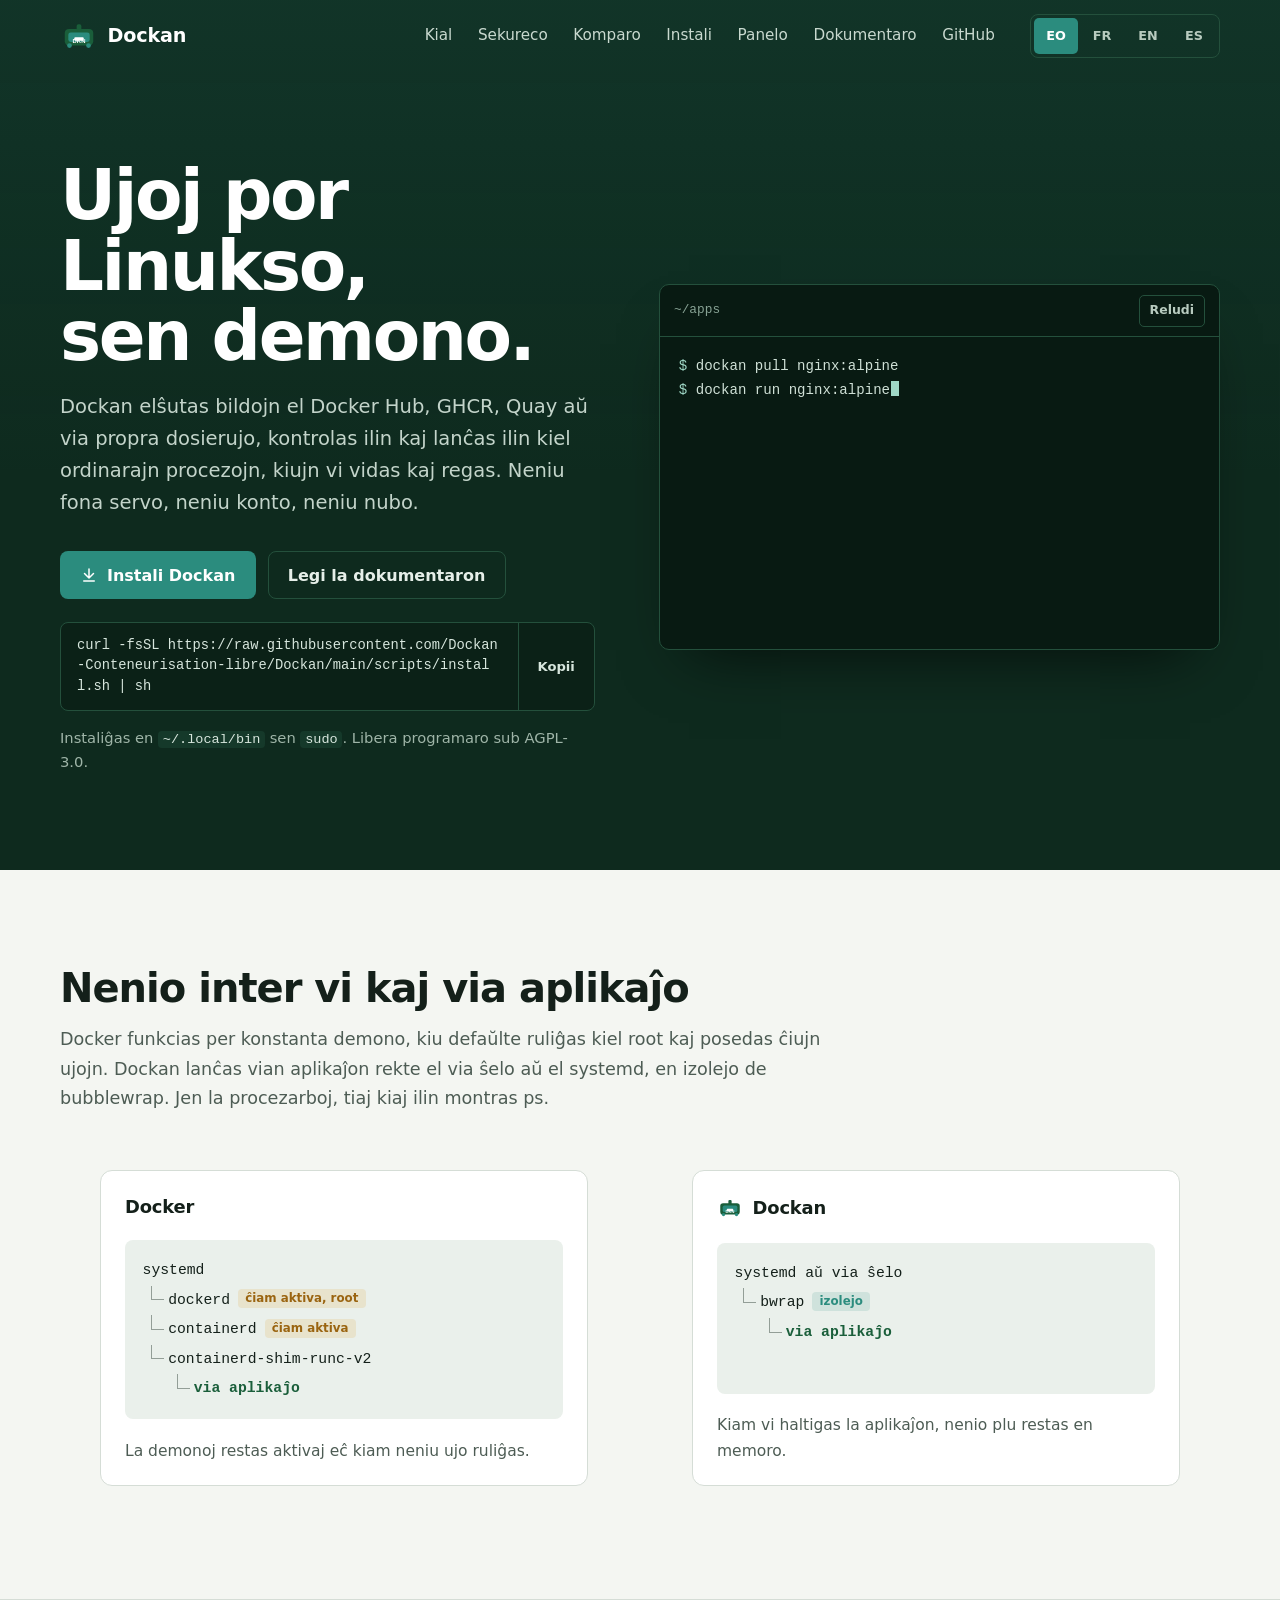
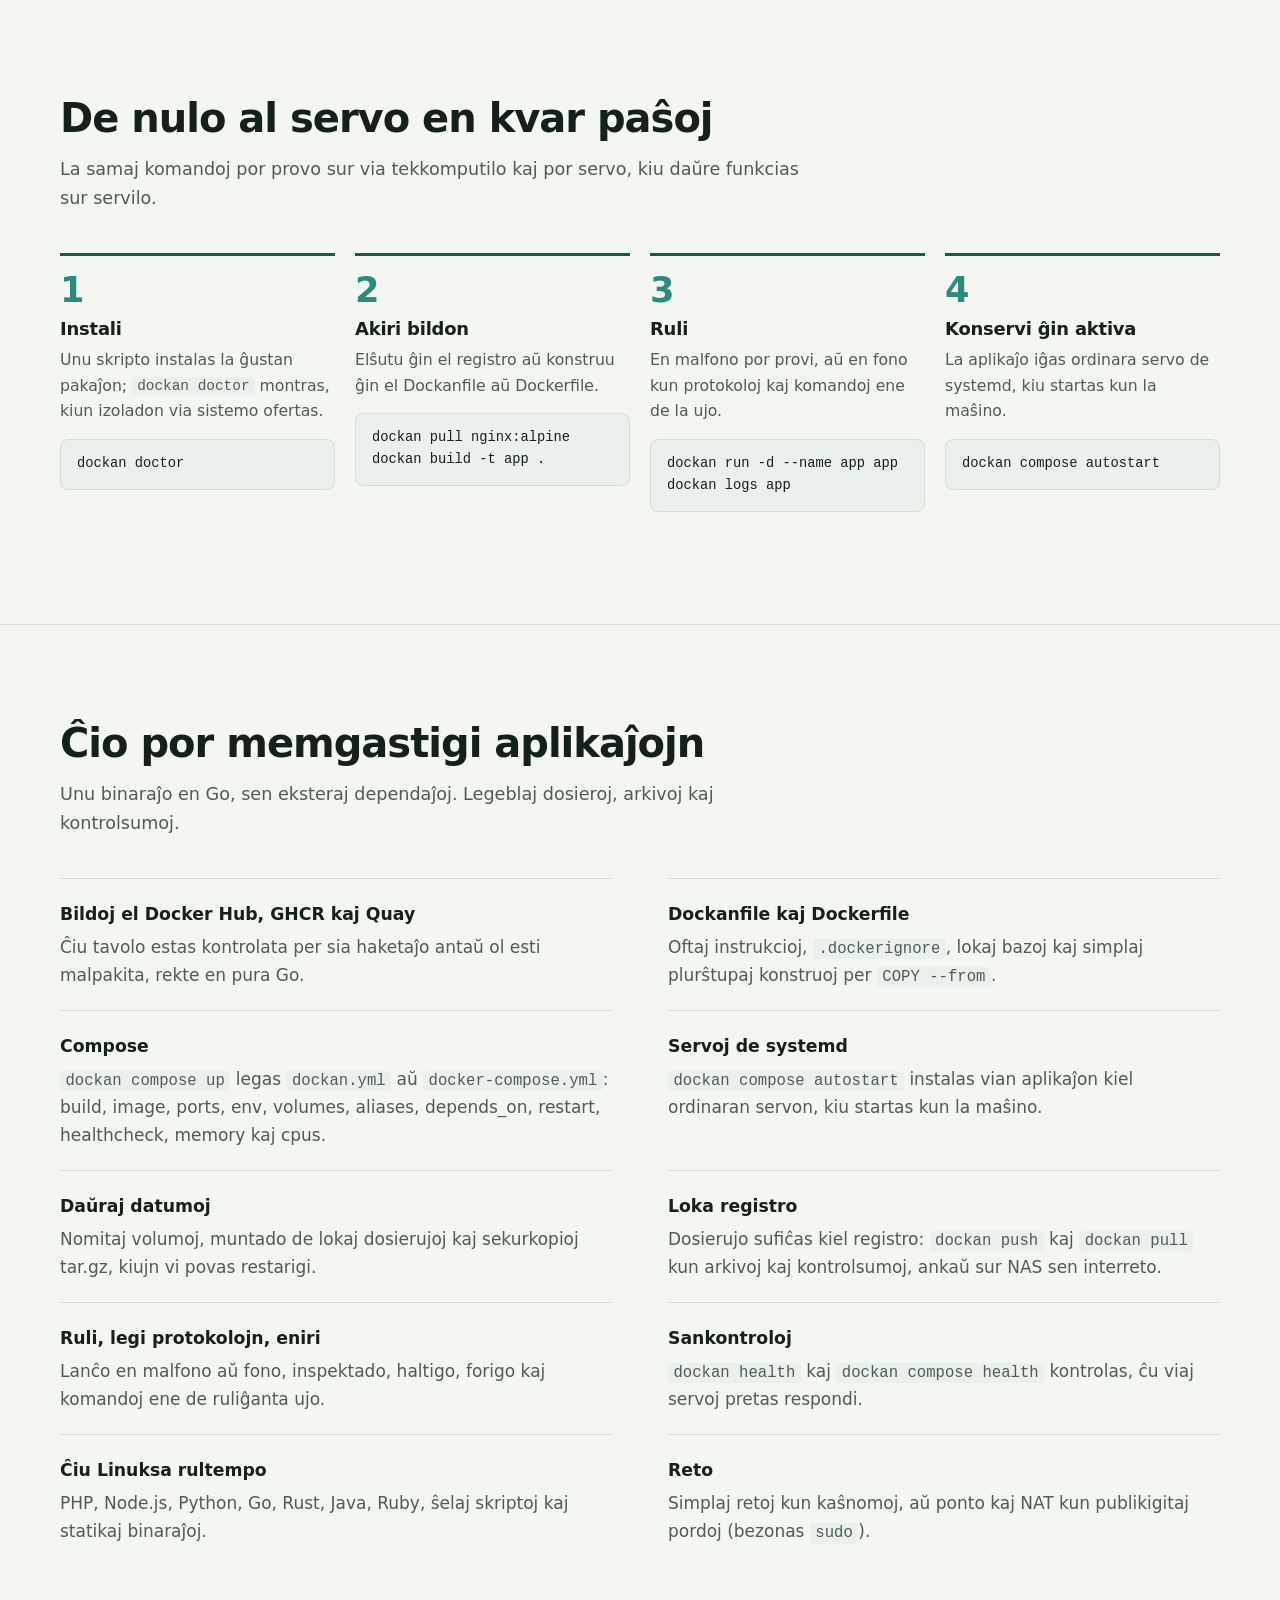
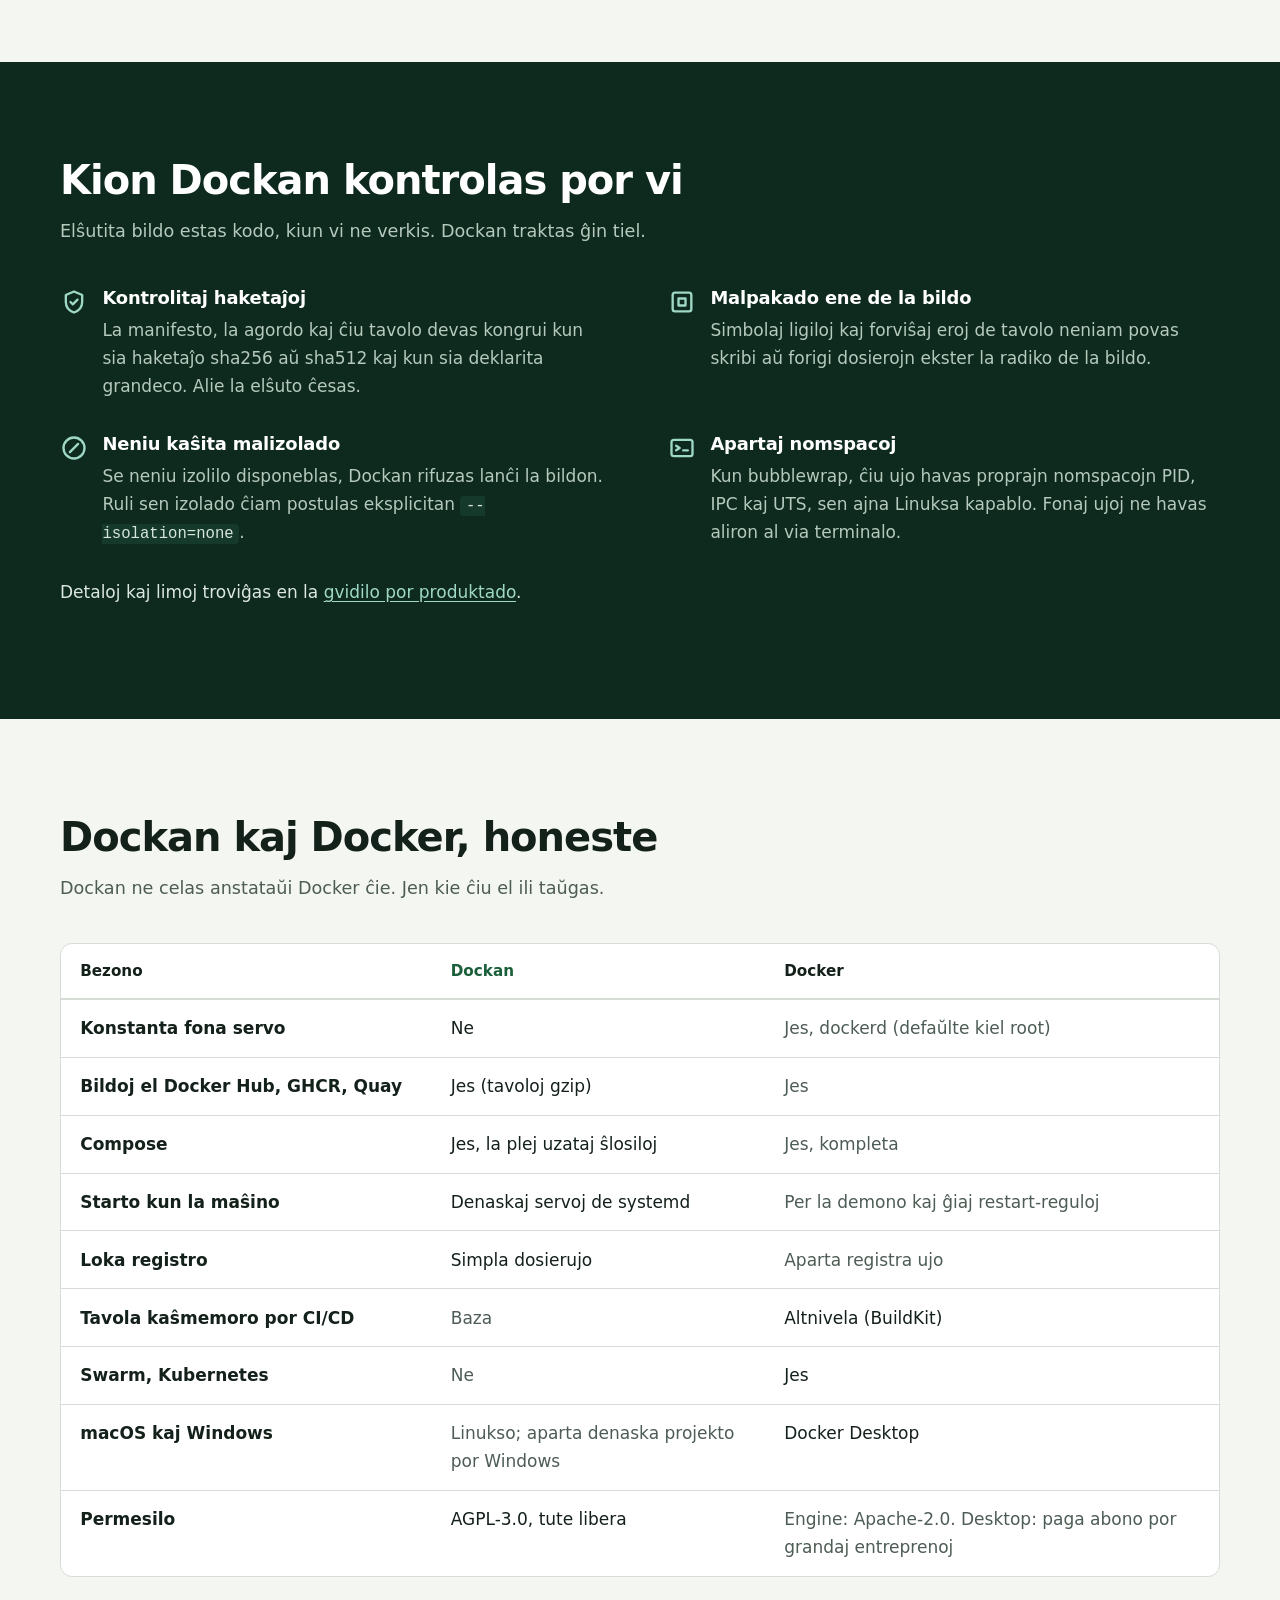
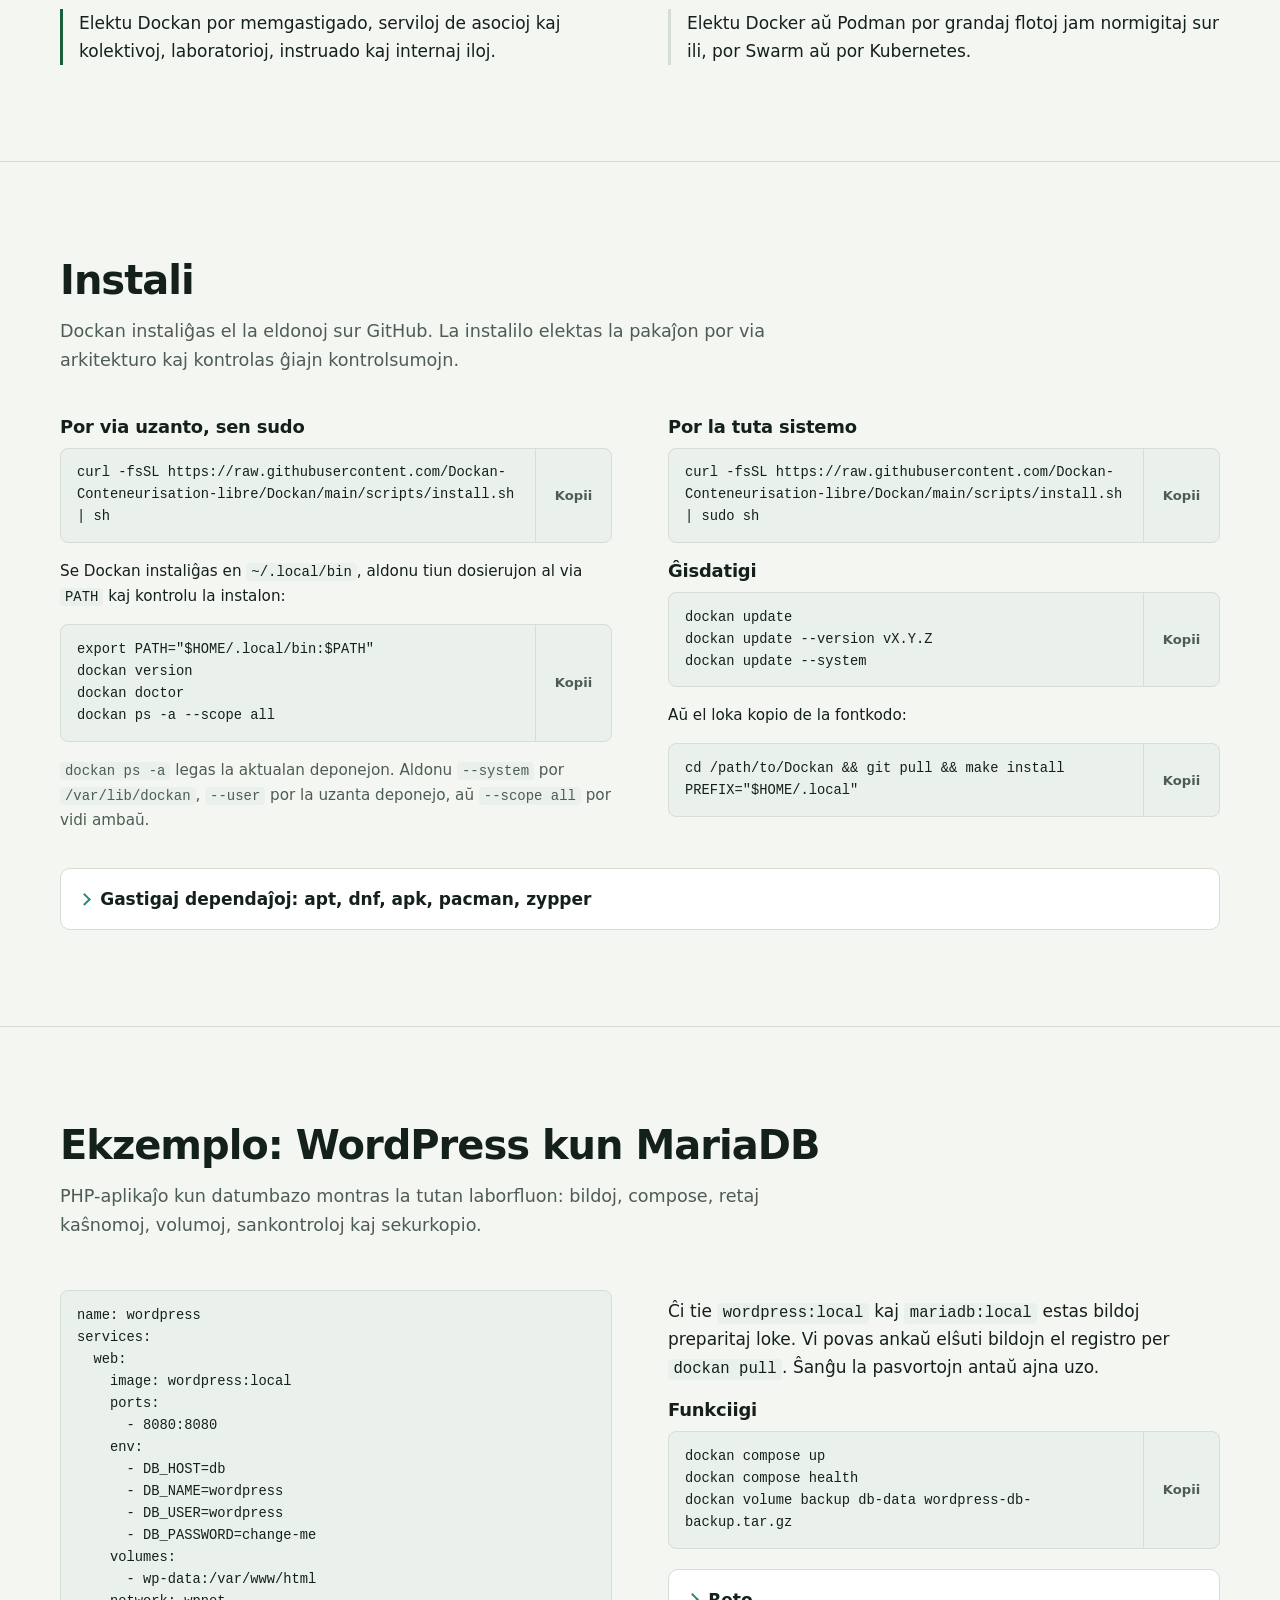
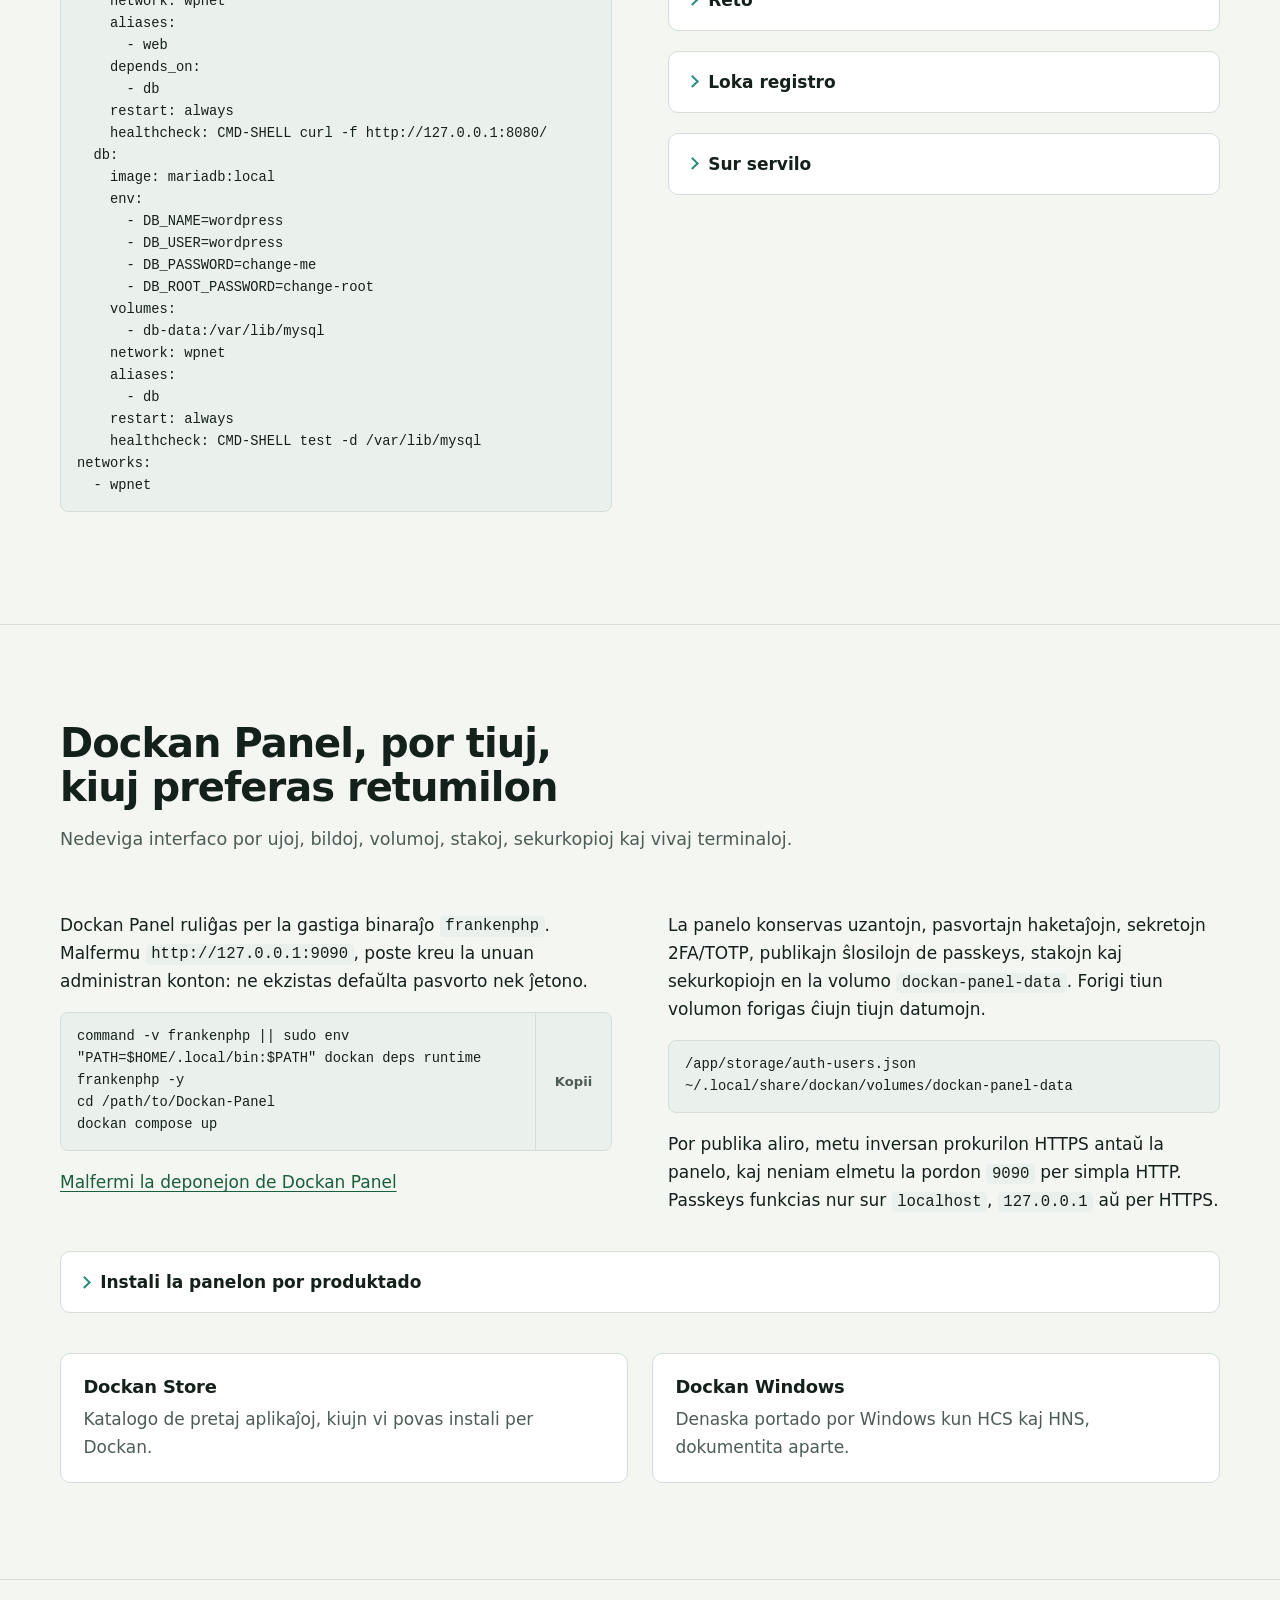
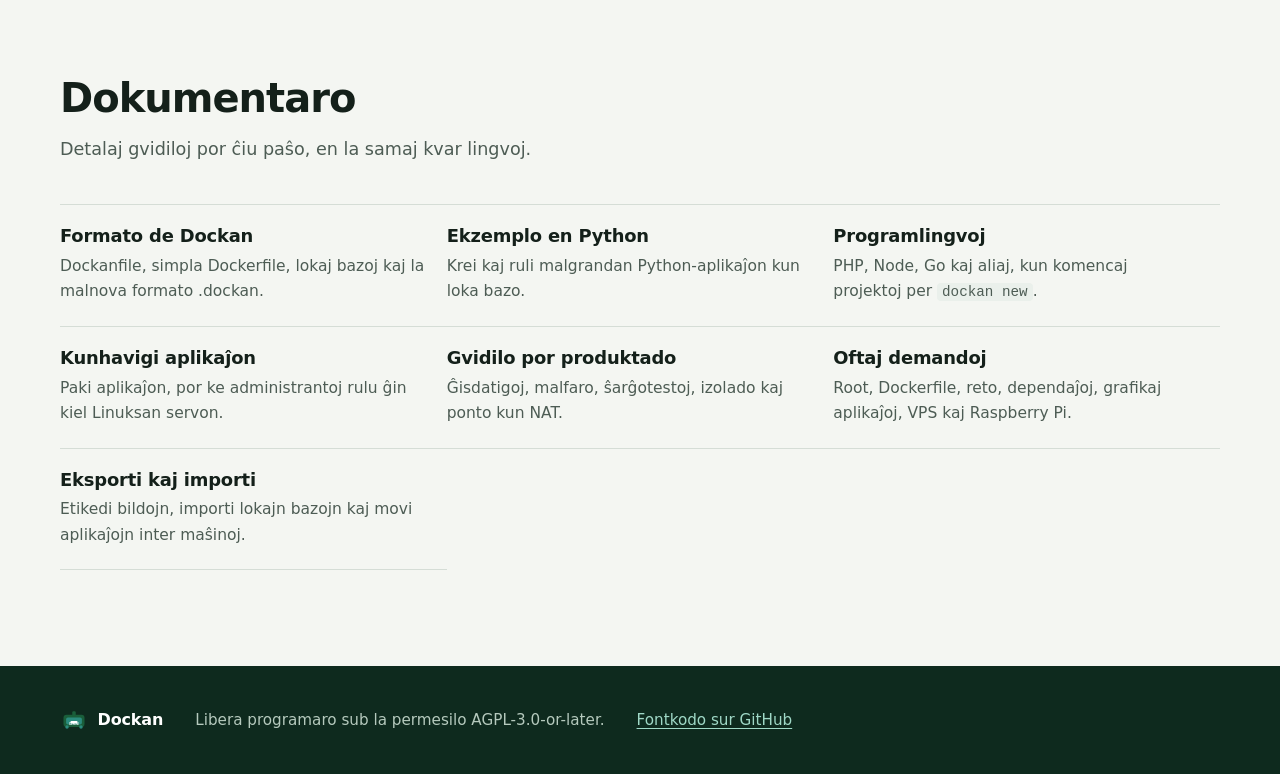
<file: docs/index.html>
<!DOCTYPE html>
<html lang="eo">
<head>
  <meta charset="UTF-8">
  <meta name="viewport" content="width=device-width, initial-scale=1.0, viewport-fit=cover">
  <title>Dockan: ujoj por Linukso, sen demono</title>
  <meta name="description" content="Dockan elŝutas bildojn el Docker Hub, GHCR, Quay aŭ via propra dosierujo, kontrolas ilin kaj lanĉas ilin kiel ordinarajn procezojn. Neniu fona servo, neniu konto, neniu nubo.">
  <link rel="canonical" href="https://dockan-conteneurisation-libre.github.io/Dockan/">
  <link rel="icon" type="image/svg+xml" href="./dockan-logo.svg">
  <meta property="og:type" content="website">
  <meta property="og:title" content="Dockan: ujoj por Linukso, sen demono">
  <meta property="og:description" content="Elŝutu, kontrolu kaj rulu bildojn el Docker Hub kiel ordinarajn procezojn. Neniu fona servo. Libera programaro AGPL-3.0.">
  <meta property="og:url" content="https://dockan-conteneurisation-libre.github.io/Dockan/">
  <meta property="og:image" content="https://dockan-conteneurisation-libre.github.io/Dockan/assets/og-dockan.png">
  <meta property="og:image:width" content="1200">
  <meta property="og:image:height" content="630">
  <meta property="og:image:alt" content="Dockan">
  <meta name="twitter:card" content="summary_large_image">
  <meta name="theme-color" content="#0e2a1e">
  <style>
    :root {
      --pine: #0e2a1e;
      --pine-2: #15392a;
      --pine-line: #24503c;
      --leaf: #1a5e3a;
      --teal: #2b8c7e;
      --mint: #9fd8c6;
      --signal: #d99a2b;
      --paper: #f4f6f2;
      --surface: #ffffff;
      --ink: #14201a;
      --muted: #4d5c54;
      --line: #d5ddd6;
      --code-bg: #eaf0eb;
      --focus: #2b8c7e;
      --sans: system-ui, -apple-system, "Segoe UI", "Noto Sans", Ubuntu, Cantarell, sans-serif;
      --mono: ui-monospace, "SFMono-Regular", "Cascadia Mono", "Liberation Mono", Menlo, Consolas, monospace;
      --measure: 68ch;
    }

    @media (prefers-color-scheme: dark) {
      :root {
        --paper: #0f1713;
        --surface: #15201a;
        --ink: #e2ebe5;
        --muted: #a6b6ad;
        --line: #2a3a31;
        --code-bg: #1b2a22;
        --leaf: #4fb07c;
        --teal: #5cc2b0;
      }
    }

    *, *::before, *::after { box-sizing: border-box; }

    html { -webkit-text-size-adjust: 100%; }

    body {
      margin: 0;
      background: var(--paper);
      color: var(--ink);
      font: 400 1.0625rem/1.65 var(--sans);
      overflow-x: hidden;
      font-kerning: normal;
    }

    a { color: var(--leaf); text-underline-offset: 0.18em; }
    a:hover { color: var(--teal); }

    :focus-visible {
      outline: 3px solid var(--focus);
      outline-offset: 3px;
      border-radius: 4px;
    }

    code {
      font: 0.92em/1.4 var(--mono);
      background: var(--code-bg);
      padding: 0.08em 0.35em;
      border-radius: 4px;
      overflow-wrap: break-word;
    }

    pre code {
      background: none;
      padding: 0;
      border-radius: 0;
      font: inherit;
      overflow-wrap: inherit;
    }

    .skip {
      position: absolute;
      left: -9999px;
    }
    .skip:focus {
      left: 1rem;
      top: 1rem;
      z-index: 10;
      background: var(--surface);
      padding: 0.6rem 0.9rem;
    }

    .wrap {
      width: min(1160px, 100% - 2.5rem);
      margin-inline: auto;
    }

    /* Masthead: dark pine band holding the header and the hero. Not sticky. */
    .masthead {
      background:
        linear-gradient(180deg, rgba(43, 140, 126, 0.10), transparent 55%),
        var(--pine);
      color: #e6efe9;
    }

    .topbar {
      display: flex;
      align-items: center;
      gap: 1.5rem;
      min-height: 72px;
    }

    .brand {
      display: inline-flex;
      align-items: center;
      gap: 0.6rem;
      color: #ffffff;
      font-weight: 750;
      font-size: 1.2rem;
      letter-spacing: -0.01em;
      text-decoration: none;
    }
    .brand img { width: 38px; height: 38px; }
    .brand:hover { color: #ffffff; }

    .nav {
      display: flex;
      gap: 0.2rem;
      margin-left: auto;
      align-items: center;
    }
    .nav a {
      color: #c9d9cf;
      text-decoration: none;
      padding: 0.45rem 0.7rem;
      border-radius: 6px;
      font-size: 0.95rem;
    }
    .nav a:hover { color: #ffffff; background: var(--pine-2); }

    .langs {
      display: flex;
      gap: 2px;
      padding: 3px;
      border: 1px solid var(--pine-line);
      border-radius: 8px;
    }
    .langs button {
      font: 600 0.8rem/1 var(--sans);
      color: #b8cbbf;
      background: transparent;
      border: 0;
      border-radius: 5px;
      padding: 0.5rem 0.6rem;
      min-width: 44px;
      min-height: 36px;
      cursor: pointer;
    }
    .langs button[aria-pressed="true"] { background: var(--teal); color: #ffffff; }
    .langs button:hover:not([aria-pressed="true"]) { color: #ffffff; background: var(--pine-2); }

    .lang-select, .menu { display: none; }

    .hero {
      display: grid;
      grid-template-columns: minmax(0, 1fr) minmax(0, 1.05fr);
      gap: clamp(2rem, 5vw, 4.5rem);
      align-items: center;
      padding: clamp(2.5rem, 7vw, 5.5rem) 0 clamp(3rem, 8vw, 6rem);
    }

    .hero h1 {
      margin: 0 0 1.2rem;
      font-size: clamp(2.5rem, 5.4vw, 4.4rem);
      line-height: 1.02;
      font-weight: 800;
      letter-spacing: -0.035em;
      color: #ffffff;
      text-wrap: balance;
    }

    .hero p.lead {
      margin: 0 0 2rem;
      max-width: 34em;
      font-size: clamp(1.06rem, 1.6vw, 1.22rem);
      color: #c3d4ca;
    }

    .actions {
      display: flex;
      flex-wrap: wrap;
      gap: 0.75rem;
      align-items: center;
    }

    .btn {
      display: inline-flex;
      align-items: center;
      gap: 0.55rem;
      min-height: 48px;
      padding: 0.75rem 1.2rem;
      border-radius: 8px;
      font: 650 1rem/1.2 var(--sans);
      text-decoration: none;
      cursor: pointer;
      border: 1px solid transparent;
    }
    .btn-primary { background: var(--teal); color: #ffffff; }
    .btn-primary:hover { background: #33a091; color: #ffffff; }
    .btn-ghost { border-color: var(--pine-line); color: #e6efe9; background: transparent; }
    .btn-ghost:hover { background: var(--pine-2); color: #ffffff; }
    .btn svg { width: 18px; height: 18px; flex: none; }

    .install-line {
      display: flex;
      align-items: stretch;
      margin-top: 1.4rem;
      max-width: 36rem;
      border: 1px solid var(--pine-line);
      border-radius: 8px;
      background: rgba(0, 0, 0, 0.22);
    }
    .install-line pre {
      margin: 0;
      flex: 1;
      min-width: 0;
      padding: 0.8rem 1rem;
      font: 0.86rem/1.5 var(--mono);
      color: #d7e6dd;
      white-space: pre-wrap;
      word-break: break-all;
    }
    .install-line .copy {
      border-left: 1px solid var(--pine-line);
      border-radius: 0 8px 8px 0;
      color: #d7e6dd;
    }

    .hero .note {
      margin: 0.9rem 0 0;
      font-size: 0.92rem;
      color: #9fb5a8;
    }
    .hero .note code { background: var(--pine-2); color: #d7e6dd; }

    /* The terminal replays a real session once on load. */
    .term {
      border: 1px solid var(--pine-line);
      border-radius: 10px;
      background: #081a12;
      box-shadow: 0 30px 60px -30px rgba(0, 0, 0, 0.7);
      overflow: hidden;
    }
    .term-bar {
      display: flex;
      align-items: center;
      gap: 0.5rem;
      padding: 0.6rem 0.9rem;
      border-bottom: 1px solid var(--pine-line);
      color: #87a294;
      font: 0.8rem/1 var(--mono);
    }
    .term-bar span { flex: 1; }
    .replay {
      font: 600 0.78rem/1 var(--sans);
      color: #b8cbbf;
      background: transparent;
      border: 1px solid var(--pine-line);
      border-radius: 5px;
      padding: 0.4rem 0.6rem;
      min-height: 32px;
      cursor: pointer;
    }
    .replay:hover { color: #ffffff; }
    .term pre {
      margin: 0;
      padding: 1.1rem 1.2rem 1.3rem;
      min-height: 19.5rem;
      font: 0.88rem/1.7 var(--mono);
      color: #cfe0d6;
      white-space: pre-wrap;
      overflow-wrap: anywhere;
    }
    .term .l { display: block; }
    .term .c::before { content: "$ "; color: var(--mint); }
    .term .o { color: #8aa598; }
    .term .ok { color: var(--mint); }
    .term .hidden { visibility: hidden; }
    .term .caret::after {
      content: "";
      display: inline-block;
      width: 0.55em;
      height: 1.05em;
      margin-left: 1px;
      vertical-align: -0.15em;
      background: var(--mint);
      animation: blink 1s steps(1) infinite;
    }
    @keyframes blink { 50% { opacity: 0; } }

    /* Sections */
    section { padding: clamp(3.5rem, 8vw, 6rem) 0; }
    section + section { border-top: 1px solid var(--line); }

    h2 {
      margin: 0 0 0.9rem;
      font-size: clamp(1.75rem, 3.2vw, 2.5rem);
      line-height: 1.12;
      font-weight: 780;
      letter-spacing: -0.025em;
      text-wrap: balance;
      max-width: 22em;
    }
    h3 {
      margin: 0 0 0.4rem;
      font-size: 1.12rem;
      line-height: 1.3;
      font-weight: 700;
      letter-spacing: -0.01em;
    }
    .section-lead {
      margin: 0 0 2.5rem;
      max-width: var(--measure);
      color: var(--muted);
      font-size: 1.1rem;
    }
    p { max-width: var(--measure); }

    /* Signature: real process trees */
    .trees {
      display: grid;
      grid-template-columns: repeat(2, minmax(0, 1fr));
      gap: 1.5rem;
    }
    .tree {
      border: 1px solid var(--line);
      border-radius: 12px;
      background: var(--surface);
      padding: 1.5rem 1.5rem 1.3rem;
      display: flex;
      flex-direction: column;
    }
    .tree h3 { display: flex; align-items: center; gap: 0.6rem; }
    .tree h3 img { width: 26px; height: 26px; }
    .ps {
      margin: 1rem 0 1.2rem;
      padding: 1rem 1.1rem;
      background: var(--code-bg);
      border-radius: 8px;
      font: 0.92rem/2 var(--mono);
      list-style: none;
      flex: 1;
    }
    .ps ul { list-style: none; margin: 0; padding-left: 1.6rem; }
    .ps li { position: relative; }
    .ps ul > li::before {
      content: "";
      position: absolute;
      left: -1.05rem;
      top: 0;
      width: 0.8rem;
      height: 1em;
      border-left: 1.5px solid var(--muted);
      border-bottom: 1.5px solid var(--muted);
      opacity: 0.55;
    }
    .proc { color: var(--ink); }
    .proc.app { color: var(--leaf); font-weight: 700; }
    .tag {
      display: inline-block;
      margin-left: 0.5rem;
      padding: 0 0.45rem;
      border-radius: 4px;
      font: 600 0.74rem/1.6 var(--sans);
      vertical-align: 0.1em;
      white-space: nowrap;
    }
    .tag.always { background: rgba(217, 154, 43, 0.16); color: #9a6410; }
    .tag.sandbox { background: rgba(43, 140, 126, 0.14); color: var(--teal); }
    @media (prefers-color-scheme: dark) {
      .tag.always { color: var(--signal); }
    }
    .tree figcaption, .tree .caption { margin: 0; color: var(--muted); font-size: 0.97rem; }

    /* Steps: a real sequence, so it is numbered */
    .steps {
      display: grid;
      grid-template-columns: repeat(4, minmax(0, 1fr));
      gap: 1.25rem;
      counter-reset: step;
      list-style: none;
      padding: 0;
      margin: 0;
    }
    .steps li {
      counter-increment: step;
      border-top: 3px solid var(--leaf);
      padding-top: 1rem;
      min-width: 0;
    }
    .steps li::before {
      content: counter(step);
      display: block;
      font: 800 2.2rem/1 var(--sans);
      color: var(--teal);
      margin-bottom: 0.6rem;
      letter-spacing: -0.04em;
    }
    .steps p { color: var(--muted); font-size: 0.98rem; margin: 0 0 0.9rem; }
    .steps .code pre { white-space: pre-wrap; overflow-wrap: anywhere; }

    /* Code blocks with copy */
    .code {
      position: relative;
      display: flex;
      align-items: flex-start;
      border: 1px solid var(--line);
      border-radius: 8px;
      background: var(--code-bg);
      margin: 0.6rem 0 1rem;
      max-width: 100%;
    }
    .code pre {
      margin: 0;
      flex: 1;
      min-width: 0;
      padding: 0.85rem 1rem;
      font: 0.86rem/1.6 var(--mono);
      white-space: pre-wrap;
      overflow-wrap: anywhere;
    }
    .copy {
      flex: none;
      align-self: stretch;
      min-width: 76px;
      min-height: 44px;
      padding: 0 0.8rem;
      border: 0;
      border-left: 1px solid var(--line);
      border-radius: 0 8px 8px 0;
      background: transparent;
      color: var(--muted);
      font: 600 0.82rem/1 var(--sans);
      cursor: pointer;
    }
    .copy:hover { color: var(--ink); }
    .copy[data-state="done"] { color: var(--teal); }

    /* Features: a definition grid with hairlines, not a card kit */
    .features {
      display: grid;
      grid-template-columns: repeat(2, minmax(0, 1fr));
      column-gap: 3.5rem;
      margin: 0;
    }
    .features div {
      padding: 1.3rem 0;
      border-top: 1px solid var(--line);
    }
    .features dt { font-weight: 700; font-size: 1.08rem; margin-bottom: 0.3rem; }
    .features dd { margin: 0; color: var(--muted); }

    /* Security: what Dockan checks, on a pine band */
    .band {
      background: var(--pine);
      color: #dbe7e0;
      border-top: 0;
    }
    section.band + section { border-top: 0; }
    .band h2 { color: #ffffff; }
    .band .section-lead { color: #b5c9bd; }
    .band a { color: var(--mint); }
    .checks {
      display: grid;
      grid-template-columns: repeat(2, minmax(0, 1fr));
      gap: 2rem 3.5rem;
      list-style: none;
      padding: 0;
      margin: 0 0 2rem;
    }
    .checks li { display: grid; grid-template-columns: 28px 1fr; gap: 0.9rem; }
    .checks svg { width: 28px; height: 28px; color: var(--mint); margin-top: 2px; }
    .checks h3 { color: #ffffff; }
    .checks p { margin: 0; color: #b5c9bd; }
    .band code { background: var(--pine-2); color: #d7e6dd; }

    /* Comparison table */
    .table-wrap {
      overflow-x: auto;
      border: 1px solid var(--line);
      border-radius: 12px;
      background: var(--surface);
    }
    table { width: 100%; border-collapse: collapse; min-width: 620px; }
    th, td { text-align: left; padding: 0.9rem 1.2rem; vertical-align: top; }
    thead th {
      font-size: 0.95rem;
      border-bottom: 2px solid var(--line);
    }
    thead th:nth-child(2) { color: var(--leaf); }
    tbody th { font-weight: 600; width: 32%; }
    tbody tr + tr > * { border-top: 1px solid var(--line); }
    td { color: var(--muted); }
    td.yes { color: var(--ink); }
    .choose {
      display: grid;
      grid-template-columns: repeat(2, minmax(0, 1fr));
      gap: 1.5rem 3.5rem;
      margin-top: 2rem;
    }
    .choose p { margin: 0; padding-left: 1rem; border-left: 3px solid var(--line); }
    .choose p:first-child { border-left-color: var(--leaf); }

    /* Install */
    .cols {
      display: grid;
      grid-template-columns: repeat(2, minmax(0, 1fr));
      gap: 2rem 3.5rem;
    }
    .cols > * { min-width: 0; }
    .muted { color: var(--muted); }
    .small { font-size: 0.95rem; }

    details.more {
      border: 1px solid var(--line);
      border-radius: 10px;
      background: var(--surface);
      margin-top: 1.25rem;
    }
    details.more > summary {
      cursor: pointer;
      padding: 1rem 1.2rem;
      font-weight: 650;
      list-style: none;
      display: flex;
      align-items: center;
      gap: 0.7rem;
      min-height: 52px;
    }
    details.more > summary::-webkit-details-marker { display: none; }
    details.more > summary::before {
      content: "";
      width: 0.55rem;
      height: 0.55rem;
      border-right: 2px solid var(--teal);
      border-bottom: 2px solid var(--teal);
      transform: rotate(-45deg);
      transition: transform 0.15s ease;
      flex: none;
    }
    details.more[open] > summary::before { transform: rotate(45deg); }
    details.more > .inner { padding: 0 1.2rem 1.2rem; }
    .inner ul { padding-left: 1.2rem; margin: 0.4rem 0 1rem; }
    .inner li { margin: 0.25rem 0; }

    /* Ecosystem and docs: link rows */
    .links {
      display: grid;
      grid-template-columns: repeat(3, minmax(0, 1fr));
      gap: 0;
      border-top: 1px solid var(--line);
    }
    .links a {
      display: block;
      padding: 1.2rem 1.4rem 1.3rem 0;
      border-bottom: 1px solid var(--line);
      color: var(--ink);
      text-decoration: none;
      min-width: 0;
    }
    .links a:hover h3 { color: var(--leaf); text-decoration: underline; text-underline-offset: 0.18em; }
    .links p { margin: 0; color: var(--muted); font-size: 0.97rem; }
    .eco {
      display: grid;
      grid-template-columns: repeat(2, minmax(0, 1fr));
      gap: 1.5rem;
      margin-top: 2.5rem;
    }
    .eco a {
      display: block;
      padding: 1.3rem 1.4rem;
      border: 1px solid var(--line);
      border-radius: 10px;
      background: var(--surface);
      text-decoration: none;
      color: var(--ink);
    }
    .eco a:hover { border-color: var(--teal); }
    .eco p { margin: 0; color: var(--muted); }

    footer {
      background: var(--pine);
      color: #b5c9bd;
      padding: 2.5rem 0 calc(2.5rem + env(safe-area-inset-bottom));
      font-size: 0.95rem;
    }
    footer .wrap { display: flex; flex-wrap: wrap; gap: 1rem 2rem; align-items: center; }
    footer a { color: var(--mint); }
    footer .brand { font-size: 1rem; }
    footer .brand img { width: 28px; height: 28px; }

    @media (max-width: 1020px) {
      .hero { grid-template-columns: 1fr; }
      .steps { grid-template-columns: repeat(2, minmax(0, 1fr)); row-gap: 2rem; }
      .nav a.opt { display: none; }
    }

    @media (max-width: 760px) {
      .trees, .features, .checks, .choose, .cols, .eco { grid-template-columns: 1fr; }
      .links { grid-template-columns: 1fr; }
      .features { column-gap: 0; }
    }

    @media (max-width: 640px) {
      .wrap { width: min(1160px, 100% - 1.5rem); }
      .topbar { gap: 0.6rem; min-height: 64px; }
      .nav, .langs { display: none; }
      .lang-select {
        display: block;
        margin-left: auto;
        font: 600 16px/1 var(--sans);
        color: #e6efe9;
        background: var(--pine-2);
        border: 1px solid var(--pine-line);
        border-radius: 6px;
        min-height: 44px;
        padding: 0 0.5rem;
      }
      .menu { display: block; position: relative; }
      .menu > summary {
        list-style: none;
        cursor: pointer;
        min-height: 44px;
        min-width: 44px;
        display: grid;
        place-items: center;
        border: 1px solid var(--pine-line);
        border-radius: 6px;
        color: #e6efe9;
      }
      .menu > summary::-webkit-details-marker { display: none; }
      .menu > summary svg { width: 22px; height: 22px; }
      .menu-links {
        position: absolute;
        right: 0;
        top: calc(100% + 8px);
        z-index: 5;
        display: grid;
        min-width: 13rem;
        padding: 0.4rem;
        background: var(--pine-2);
        border: 1px solid var(--pine-line);
        border-radius: 8px;
      }
      .menu-links a {
        color: #e6efe9;
        text-decoration: none;
        padding: 0.7rem 0.8rem;
        border-radius: 6px;
        min-height: 44px;
      }
      .menu-links a:hover { background: var(--pine); }
      .steps { grid-template-columns: 1fr; }
      .term pre { min-height: 0; font-size: 0.82rem; }
      .tree { padding: 1.1rem 1rem 1rem; }
      .ps { padding: 0.8rem 0.7rem; font-size: 0.84rem; }
      .ps ul { padding-left: 1.2rem; }
      .ps ul > li::before { left: -0.85rem; width: 0.6rem; }
      table { min-width: 0; font-size: 0.86rem; }
      th, td { padding: 0.7rem 0.6rem; }
      tbody th { width: auto; }
      .btn { width: 100%; justify-content: center; }
    }

    @media (prefers-reduced-motion: reduce) {
      .term .caret::after { animation: none; }
      details.more > summary::before { transition: none; }
    }
  </style>
</head>
<body>
  <a class="skip" href="#main" data-i18n="ui.skip">Iri al la enhavo</a>

  <div class="masthead">
    <header class="wrap topbar">
      <a class="brand" href="#main">
        <img src="./dockan-logo.svg" alt="" width="38" height="38">
        <span>Dockan</span>
      </a>
      <nav class="nav" data-i18n-aria="ui.nav" aria-label="Ĉefa navigado">
        <a href="#why" data-i18n="nav.why">Kial</a>
        <a href="#security" class="opt" data-i18n="nav.security">Sekureco</a>
        <a href="#compare" data-i18n="nav.compare">Komparo</a>
        <a href="#install" data-i18n="nav.install">Instali</a>
        <a href="#panel" class="opt" data-i18n="nav.panel">Panelo</a>
        <a href="#docs" data-i18n="nav.docs">Dokumentaro</a>
        <a href="https://github.com/Dockan-Conteneurisation-libre/Dockan" rel="noopener">GitHub</a>
      </nav>
      <div class="langs" role="group" data-i18n-aria="ui.lang" aria-label="Lingvo">
        <button type="button" data-lang="eo" aria-pressed="true" lang="eo" title="Esperanto">EO</button>
        <button type="button" data-lang="fr" aria-pressed="false" lang="fr" title="Français">FR</button>
        <button type="button" data-lang="en" aria-pressed="false" lang="en" title="English">EN</button>
        <button type="button" data-lang="es" aria-pressed="false" lang="es" title="Español">ES</button>
      </div>
      <select class="lang-select" data-i18n-aria="ui.lang" aria-label="Lingvo">
        <option value="eo">EO</option>
        <option value="fr">FR</option>
        <option value="en">EN</option>
        <option value="es">ES</option>
      </select>
      <details class="menu">
        <summary data-i18n-aria="ui.menu" aria-label="Menuo">
          <svg viewBox="0 0 24 24" fill="none" stroke="currentColor" stroke-width="2" stroke-linecap="round" aria-hidden="true"><path d="M4 7h16M4 12h16M4 17h16"/></svg>
        </summary>
        <div class="menu-links">
          <a href="#why" data-i18n="nav.why">Kial</a>
          <a href="#security" data-i18n="nav.security">Sekureco</a>
          <a href="#compare" data-i18n="nav.compare">Komparo</a>
          <a href="#install" data-i18n="nav.install">Instali</a>
          <a href="#panel" data-i18n="nav.panel">Panelo</a>
          <a href="#docs" data-i18n="nav.docs">Dokumentaro</a>
          <a href="https://github.com/Dockan-Conteneurisation-libre/Dockan" rel="noopener">GitHub</a>
        </div>
      </details>
    </header>

    <div class="wrap hero">
      <div>
        <h1 data-i18n="hero.title">Ujoj por Linukso, sen demono.</h1>
        <p class="lead" data-i18n="hero.lead">Dockan elŝutas bildojn el Docker Hub, GHCR, Quay aŭ via propra dosierujo, kontrolas ilin kaj lanĉas ilin kiel ordinarajn procezojn, kiujn vi vidas kaj regas. Neniu fona servo, neniu konto, neniu nubo.</p>
        <div class="actions">
          <a class="btn btn-primary" href="#install">
            <svg viewBox="0 0 24 24" fill="none" stroke="currentColor" stroke-width="2" stroke-linecap="round" stroke-linejoin="round" aria-hidden="true"><path d="M12 4v12M6 10l6 6 6-6M5 20h14"/></svg>
            <span data-i18n="hero.install">Instali Dockan</span>
          </a>
          <a class="btn btn-ghost" href="#docs" data-i18n="hero.docs">Legi la dokumentaron</a>
        </div>
        <div class="install-line">
          <pre><code>curl -fsSL https://raw.githubusercontent.com/Dockan-Conteneurisation-libre/Dockan/main/scripts/install.sh | sh</code></pre>
          <button class="copy" type="button" data-copy="curl -fsSL https://raw.githubusercontent.com/Dockan-Conteneurisation-libre/Dockan/main/scripts/install.sh | sh" data-i18n="ui.copy">Kopii</button>
        </div>
        <p class="note" data-i18n-html="hero.note">Instaliĝas en <code>~/.local/bin</code> sen <code>sudo</code>. Libera programaro sub AGPL-3.0.</p>
      </div>

      <div class="term" role="img" data-i18n-aria="term.label" aria-label="Ekzempla seanco: elŝuti nginx, ruli ĝin, listigi kaj haltigi ujojn">
        <div class="term-bar">
          <span>~/apps</span>
          <button class="replay" type="button" data-i18n="term.replay" hidden>Reludi</button>
        </div>
<pre id="session"><span class="l c">dockan pull nginx:alpine</span><span class="l c">dockan run nginx:alpine nginx -v</span><span class="l o">nginx version: nginx/1.31.10</span><span class="l c">dockan run -d --name web nginx:alpine</span><span class="l c">dockan ps</span><span class="l o">web    <span class="ok">running</span>   1306905   nginx:alpine</span><span class="l c">dockan compose autostart</span><span class="l c">dockan stop web</span></pre>
      </div>
    </div>
  </div>

  <main id="main">
    <section id="why">
      <div class="wrap">
        <h2 data-i18n="why.title">Nenio inter vi kaj via aplikaĵo</h2>
        <p class="section-lead" data-i18n="why.lead">Docker funkcias per konstanta demono, kiu defaŭlte ruliĝas kiel root kaj posedas ĉiujn ujojn. Dockan lanĉas vian aplikaĵon rekte el via ŝelo aŭ el systemd, en izolejo de bubblewrap. Jen la procezarboj, tiaj kiaj ilin montras ps.</p>
        <div class="trees">
          <figure class="tree">
            <h3>Docker</h3>
            <ul class="ps" aria-label="Docker">
              <li><span class="proc">systemd</span>
                <ul>
                  <li><span class="proc">dockerd</span><span class="tag always" data-i18n="why.always">ĉiam aktiva, root</span></li>
                  <li><span class="proc">containerd</span><span class="tag always" data-i18n="why.always2">ĉiam aktiva</span></li>
                  <li><span class="proc">containerd-shim-runc-v2</span>
                    <ul><li><span class="proc app" data-i18n="why.app">via aplikaĵo</span></li></ul>
                  </li>
                </ul>
              </li>
            </ul>
            <figcaption data-i18n="why.docker">La demonoj restas aktivaj eĉ kiam neniu ujo ruliĝas.</figcaption>
          </figure>
          <figure class="tree">
            <h3><img src="./dockan-logo.svg" alt="" width="26" height="26">Dockan</h3>
            <ul class="ps" aria-label="Dockan">
              <li><span class="proc" data-i18n="why.shell">systemd aŭ via ŝelo</span>
                <ul>
                  <li><span class="proc">bwrap</span><span class="tag sandbox" data-i18n="why.sandbox">izolejo</span>
                    <ul><li><span class="proc app" data-i18n="why.app">via aplikaĵo</span></li></ul>
                  </li>
                </ul>
              </li>
            </ul>
            <figcaption data-i18n="why.dockan">Kiam vi haltigas la aplikaĵon, nenio plu restas en memoro.</figcaption>
          </figure>
        </div>
      </div>
    </section>

    <section id="how">
      <div class="wrap">
        <h2 data-i18n="how.title">De nulo al servo en kvar paŝoj</h2>
        <p class="section-lead" data-i18n="how.lead">La samaj komandoj por provo sur via tekkomputilo kaj por servo, kiu daŭre funkcias sur servilo.</p>
        <ol class="steps">
          <li>
            <h3 data-i18n="how.s1.t">Instali</h3>
            <p data-i18n-html="how.s1.d">Unu skripto instalas la ĝustan pakaĵon; <code>dockan doctor</code> montras, kiun izoladon via sistemo ofertas.</p>
            <div class="code"><pre><code>dockan doctor</code></pre></div>
          </li>
          <li>
            <h3 data-i18n="how.s2.t">Akiri bildon</h3>
            <p data-i18n="how.s2.d">Elŝutu ĝin el registro aŭ konstruu ĝin el Dockanfile aŭ Dockerfile.</p>
            <div class="code"><pre><code>dockan pull nginx:alpine
dockan build -t app .</code></pre></div>
          </li>
          <li>
            <h3 data-i18n="how.s3.t">Ruli</h3>
            <p data-i18n="how.s3.d">En malfono por provi, aŭ en fono kun protokoloj kaj komandoj ene de la ujo.</p>
            <div class="code"><pre><code>dockan run -d --name app app
dockan logs app</code></pre></div>
          </li>
          <li>
            <h3 data-i18n="how.s4.t">Konservi ĝin aktiva</h3>
            <p data-i18n="how.s4.d">La aplikaĵo iĝas ordinara servo de systemd, kiu startas kun la maŝino.</p>
            <div class="code"><pre><code>dockan compose autostart</code></pre></div>
          </li>
        </ol>
      </div>
    </section>

    <section id="features">
      <div class="wrap">
        <h2 data-i18n="feat.title">Ĉio por memgastigi aplikaĵojn</h2>
        <p class="section-lead" data-i18n="feat.lead">Unu binaraĵo en Go, sen eksteraj dependaĵoj. Legeblaj dosieroj, arkivoj kaj kontrolsumoj.</p>
        <dl class="features">
          <div><dt data-i18n="feat.oci.t">Bildoj el Docker Hub, GHCR kaj Quay</dt><dd data-i18n="feat.oci.d">Ĉiu tavolo estas kontrolata per sia haketaĵo antaŭ ol esti malpakita, rekte en pura Go.</dd></div>
          <div><dt data-i18n="feat.build.t">Dockanfile kaj Dockerfile</dt><dd data-i18n-html="feat.build.d">Oftaj instrukcioj, <code>.dockerignore</code>, lokaj bazoj kaj simplaj plurŝtupaj konstruoj per <code>COPY --from</code>.</dd></div>
          <div><dt data-i18n="feat.compose.t">Compose</dt><dd data-i18n-html="feat.compose.d"><code>dockan compose up</code> legas <code>dockan.yml</code> aŭ <code>docker-compose.yml</code>: build, image, ports, env, volumes, aliases, depends_on, restart, healthcheck, memory kaj cpus.</dd></div>
          <div><dt data-i18n="feat.systemd.t">Servoj de systemd</dt><dd data-i18n-html="feat.systemd.d"><code>dockan compose autostart</code> instalas vian aplikaĵon kiel ordinaran servon, kiu startas kun la maŝino.</dd></div>
          <div><dt data-i18n="feat.volumes.t">Daŭraj datumoj</dt><dd data-i18n="feat.volumes.d">Nomitaj volumoj, muntado de lokaj dosierujoj kaj sekurkopioj tar.gz, kiujn vi povas restarigi.</dd></div>
          <div><dt data-i18n="feat.registry.t">Loka registro</dt><dd data-i18n-html="feat.registry.d">Dosierujo sufiĉas kiel registro: <code>dockan push</code> kaj <code>dockan pull</code> kun arkivoj kaj kontrolsumoj, ankaŭ sur NAS sen interreto.</dd></div>
          <div><dt data-i18n="feat.run.t">Ruli, legi protokolojn, eniri</dt><dd data-i18n="feat.run.d">Lanĉo en malfono aŭ fono, inspektado, haltigo, forigo kaj komandoj ene de ruliĝanta ujo.</dd></div>
          <div><dt data-i18n="feat.health.t">Sankontroloj</dt><dd data-i18n-html="feat.health.d"><code>dockan health</code> kaj <code>dockan compose health</code> kontrolas, ĉu viaj servoj pretas respondi.</dd></div>
          <div><dt data-i18n="feat.langs.t">Ĉiu Linuksa rultempo</dt><dd data-i18n="feat.langs.d">PHP, Node.js, Python, Go, Rust, Java, Ruby, ŝelaj skriptoj kaj statikaj binaraĵoj.</dd></div>
          <div><dt data-i18n="feat.net.t">Reto</dt><dd data-i18n-html="feat.net.d">Simplaj retoj kun kaŝnomoj, aŭ ponto kaj NAT kun publikigitaj pordoj (bezonas <code>sudo</code>).</dd></div>
        </dl>
      </div>
    </section>

    <section id="security" class="band">
      <div class="wrap">
        <h2 data-i18n="sec.title">Kion Dockan kontrolas por vi</h2>
        <p class="section-lead" data-i18n="sec.lead">Elŝutita bildo estas kodo, kiun vi ne verkis. Dockan traktas ĝin tiel.</p>
        <ul class="checks">
          <li>
            <svg viewBox="0 0 24 24" fill="none" stroke="currentColor" stroke-width="2" stroke-linecap="round" stroke-linejoin="round" aria-hidden="true"><path d="M12 3l7 3v6c0 4.2-3 7.6-7 9-4-1.4-7-4.8-7-9V6l7-3z"/><path d="M9 12l2 2 4-4"/></svg>
            <div><h3 data-i18n="sec.1.t">Kontrolitaj haketaĵoj</h3><p data-i18n="sec.1.d">La manifesto, la agordo kaj ĉiu tavolo devas kongrui kun sia haketaĵo sha256 aŭ sha512 kaj kun sia deklarita grandeco. Alie la elŝuto ĉesas.</p></div>
          </li>
          <li>
            <svg viewBox="0 0 24 24" fill="none" stroke="currentColor" stroke-width="2" stroke-linecap="round" stroke-linejoin="round" aria-hidden="true"><rect x="4" y="4" width="16" height="16" rx="2"/><path d="M9 9h6v6H9z"/></svg>
            <div><h3 data-i18n="sec.2.t">Malpakado ene de la bildo</h3><p data-i18n="sec.2.d">Simbolaj ligiloj kaj forviŝaj eroj de tavolo neniam povas skribi aŭ forigi dosierojn ekster la radiko de la bildo.</p></div>
          </li>
          <li>
            <svg viewBox="0 0 24 24" fill="none" stroke="currentColor" stroke-width="2" stroke-linecap="round" stroke-linejoin="round" aria-hidden="true"><circle cx="12" cy="12" r="9"/><path d="M8.5 15.5l7-7"/></svg>
            <div><h3 data-i18n="sec.3.t">Neniu kaŝita malizolado</h3><p data-i18n-html="sec.3.d">Se neniu izolilo disponeblas, Dockan rifuzas lanĉi la bildon. Ruli sen izolado ĉiam postulas eksplicitan <code>--isolation=none</code>.</p></div>
          </li>
          <li>
            <svg viewBox="0 0 24 24" fill="none" stroke="currentColor" stroke-width="2" stroke-linecap="round" stroke-linejoin="round" aria-hidden="true"><rect x="3" y="5" width="18" height="14" rx="2"/><path d="M7 10l3 2-3 2M13 14h4"/></svg>
            <div><h3 data-i18n="sec.4.t">Apartaj nomspacoj</h3><p data-i18n="sec.4.d">Kun bubblewrap, ĉiu ujo havas proprajn nomspacojn PID, IPC kaj UTS, sen ajna Linuksa kapablo. Fonaj ujoj ne havas aliron al via terminalo.</p></div>
          </li>
        </ul>
        <p data-i18n-html="sec.more">Detaloj kaj limoj troviĝas en la <a href="./production.html">gvidilo por produktado</a>.</p>
      </div>
    </section>

    <section id="compare">
      <div class="wrap">
        <h2 data-i18n="cmp.title">Dockan kaj Docker, honeste</h2>
        <p class="section-lead" data-i18n="cmp.lead">Dockan ne celas anstataŭi Docker ĉie. Jen kie ĉiu el ili taŭgas.</p>
        <div class="table-wrap">
          <table>
            <thead>
              <tr><th scope="col" data-i18n="cmp.need">Bezono</th><th scope="col">Dockan</th><th scope="col">Docker</th></tr>
            </thead>
            <tbody>
              <tr><th scope="row" data-i18n="cmp.r1">Konstanta fona servo</th><td class="yes" data-i18n="cmp.r1.a">Ne</td><td data-i18n="cmp.r1.b">Jes, dockerd (defaŭlte kiel root)</td></tr>
              <tr><th scope="row" data-i18n="cmp.r2">Bildoj el Docker Hub, GHCR, Quay</th><td class="yes" data-i18n="cmp.r2.a">Jes (tavoloj gzip)</td><td data-i18n="cmp.r2.b">Jes</td></tr>
              <tr><th scope="row" data-i18n="cmp.r3">Compose</th><td class="yes" data-i18n="cmp.r3.a">Jes, la plej uzataj ŝlosiloj</td><td data-i18n="cmp.r3.b">Jes, kompleta</td></tr>
              <tr><th scope="row" data-i18n="cmp.r4">Starto kun la maŝino</th><td class="yes" data-i18n="cmp.r4.a">Denaskaj servoj de systemd</td><td data-i18n="cmp.r4.b">Per la demono kaj ĝiaj restart-reguloj</td></tr>
              <tr><th scope="row" data-i18n="cmp.r5">Loka registro</th><td class="yes" data-i18n="cmp.r5.a">Simpla dosierujo</td><td data-i18n="cmp.r5.b">Aparta registra ujo</td></tr>
              <tr><th scope="row" data-i18n="cmp.r6">Tavola kaŝmemoro por CI/CD</th><td data-i18n="cmp.r6.a">Baza</td><td class="yes" data-i18n="cmp.r6.b">Altnivela (BuildKit)</td></tr>
              <tr><th scope="row">Swarm, Kubernetes</th><td data-i18n="cmp.r7.a">Ne</td><td class="yes" data-i18n="cmp.r7.b">Jes</td></tr>
              <tr><th scope="row" data-i18n="cmp.r8">macOS kaj Windows</th><td data-i18n="cmp.r8.a">Linukso; aparta denaska projekto por Windows</td><td class="yes">Docker Desktop</td></tr>
              <tr><th scope="row" data-i18n="cmp.r9">Permesilo</th><td class="yes" data-i18n="cmp.r9.a">AGPL-3.0, tute libera</td><td data-i18n="cmp.r9.b">Engine: Apache-2.0. Desktop: paga abono por grandaj entreprenoj</td></tr>
            </tbody>
          </table>
        </div>
        <div class="choose">
          <p data-i18n="cmp.dockan">Elektu Dockan por memgastigado, serviloj de asocioj kaj kolektivoj, laboratorioj, instruado kaj internaj iloj.</p>
          <p data-i18n="cmp.docker">Elektu Docker aŭ Podman por grandaj flotoj jam normigitaj sur ili, por Swarm aŭ por Kubernetes.</p>
        </div>
      </div>
    </section>

    <section id="install">
      <div class="wrap">
        <h2 data-i18n="inst.title">Instali</h2>
        <p class="section-lead" data-i18n="inst.lead">Dockan instaliĝas el la eldonoj sur GitHub. La instalilo elektas la pakaĵon por via arkitekturo kaj kontrolas ĝiajn kontrolsumojn.</p>
        <div class="cols">
          <div>
            <h3 data-i18n="inst.user">Por via uzanto, sen sudo</h3>
            <div class="code"><pre><code>curl -fsSL https://raw.githubusercontent.com/Dockan-Conteneurisation-libre/Dockan/main/scripts/install.sh | sh</code></pre><button class="copy" type="button" data-copy="curl -fsSL https://raw.githubusercontent.com/Dockan-Conteneurisation-libre/Dockan/main/scripts/install.sh | sh" data-i18n="ui.copy">Kopii</button></div>
            <p class="small" data-i18n-html="inst.path">Se Dockan instaliĝas en <code>~/.local/bin</code>, aldonu tiun dosierujon al via <code>PATH</code> kaj kontrolu la instalon:</p>
            <div class="code"><pre><code>export PATH="$HOME/.local/bin:$PATH"
dockan version
dockan doctor
dockan ps -a --scope all</code></pre><button class="copy" type="button" data-copy='export PATH="$HOME/.local/bin:$PATH"
dockan version
dockan doctor
dockan ps -a --scope all' data-i18n="ui.copy">Kopii</button></div>
            <p class="small muted" data-i18n-html="inst.scope"><code>dockan ps -a</code> legas la aktualan deponejon. Aldonu <code>--system</code> por <code>/var/lib/dockan</code>, <code>--user</code> por la uzanta deponejo, aŭ <code>--scope all</code> por vidi ambaŭ.</p>
          </div>
          <div>
            <h3 data-i18n="inst.system">Por la tuta sistemo</h3>
            <div class="code"><pre><code>curl -fsSL https://raw.githubusercontent.com/Dockan-Conteneurisation-libre/Dockan/main/scripts/install.sh | sudo sh</code></pre><button class="copy" type="button" data-copy="curl -fsSL https://raw.githubusercontent.com/Dockan-Conteneurisation-libre/Dockan/main/scripts/install.sh | sudo sh" data-i18n="ui.copy">Kopii</button></div>
            <h3 data-i18n="inst.update">Ĝisdatigi</h3>
            <div class="code"><pre><code>dockan update
dockan update --version vX.Y.Z
dockan update --system</code></pre><button class="copy" type="button" data-copy="dockan update
dockan update --version vX.Y.Z
dockan update --system" data-i18n="ui.copy">Kopii</button></div>
            <p class="small" data-i18n="inst.source">Aŭ el loka kopio de la fontkodo:</p>
            <div class="code"><pre><code>cd /path/to/Dockan &amp;&amp; git pull &amp;&amp; make install PREFIX="$HOME/.local"</code></pre><button class="copy" type="button" data-copy='cd /path/to/Dockan &amp;&amp; git pull &amp;&amp; make install PREFIX="$HOME/.local"' data-i18n="ui.copy">Kopii</button></div>
          </div>
        </div>

        <details class="more">
          <summary data-i18n="deps.summary">Gastigaj dependaĵoj: apt, dnf, apk, pacman, zypper</summary>
          <div class="inner">
            <p data-i18n-html="deps.lead">Dockan instalas la pakaĵojn, kiujn ĝi bezonas, nur kiam vi eksplicite lanĉas komandon <code>deps</code>. Provu unue per <code>--dry-run</code>.</p>
            <div class="cols">
              <div>
                <p data-i18n-html="deps.core"><code>core</code>: la bazaj iloj (ŝelo, curl, atestiloj, arkivoj, procezaj kaj retaj iloj).</p>
                <div class="code"><pre><code>dockan deps install --dry-run core
sudo env "PATH=$HOME/.local/bin:$PATH" dockan deps install core -y</code></pre><button class="copy" type="button" data-copy='dockan deps install --dry-run core
sudo env "PATH=$HOME/.local/bin:$PATH" dockan deps install core -y' data-i18n="ui.copy">Kopii</button></div>
                <p data-i18n-html="deps.full"><code>full</code>: la rekomendita kompleta agordo (ĉiuj grupoj ĉi-sube).</p>
                <div class="code"><pre><code>dockan deps install --dry-run full
sudo env "PATH=$HOME/.local/bin:$PATH" dockan deps install full -y</code></pre><button class="copy" type="button" data-copy='dockan deps install --dry-run full
sudo env "PATH=$HOME/.local/bin:$PATH" dockan deps install full -y' data-i18n="ui.copy">Kopii</button></div>
                <p data-i18n-html="deps.frank"><code>frankenphp</code> por PHP-aplikaĵoj: sur Fedora, Dockan agordas la statikan PHP-deponejon kaj instalas ĝin per <code>dnf</code>.</p>
                <div class="code"><pre><code>sudo env "PATH=$HOME/.local/bin:$PATH" dockan deps runtime frankenphp -y
command -v frankenphp</code></pre><button class="copy" type="button" data-copy='sudo env "PATH=$HOME/.local/bin:$PATH" dockan deps runtime frankenphp -y
command -v frankenphp' data-i18n="ui.copy">Kopii</button></div>
              </div>
              <div>
                <h3 data-i18n="deps.groups">Pakaĵgrupoj</h3>
                <ul>
                  <li data-i18n-html="deps.g.tools"><code>tools</code>: git, jq, arkivoj, rsync, OpenSSL, GPG, lsof kaj dosieriloj</li>
                  <li data-i18n-html="deps.g.frontend"><code>frontend</code>: Node.js kaj npm por React, Vue, Vite kaj aliaj</li>
                  <li data-i18n-html="deps.g.network"><code>network</code>: retaj kaj procezaj helpiloj</li>
                  <li data-i18n-html="deps.g.database"><code>database</code>: kutimaj klientoj de datumbazoj</li>
                  <li data-i18n-html="deps.g.web"><code>web</code>: Nginx kaj Caddy por lokaj inversaj prokuriloj</li>
                  <li data-i18n-html="deps.g.build"><code>build</code>: kompililoj kaj pkg-config</li>
                  <li data-i18n-html="deps.g.debug"><code>debug</code>: strace, psmisc, htop kaj tcpdump</li>
                  <li data-i18n-html="deps.g.isolation"><code>isolation</code>: izolaj helpiloj, se disponeblaj</li>
                </ul>
                <div class="code"><pre><code>dockan deps install --dry-run frontend
sudo env "PATH=$HOME/.local/bin:$PATH" dockan deps install frontend database web build debug -y</code></pre><button class="copy" type="button" data-copy='dockan deps install --dry-run frontend
sudo env "PATH=$HOME/.local/bin:$PATH" dockan deps install frontend database web build debug -y' data-i18n="ui.copy">Kopii</button></div>
                <p data-i18n="deps.version">Profiloj instalas la defaŭltajn versiojn de via distribuo. Por specifa versio, uzu la denaskan sintakson de la pakaĵadministrilo:</p>
                <div class="code"><pre><code>sudo dockan deps install --manager apt -y 'nodejs=20.*'
sudo dockan deps install --manager dnf -y nodejs-20.11.1
sudo dockan deps install --manager apk -y 'nodejs=20.11.1-r0'
sudo dockan deps install --manager zypper -y nodejs-20.11.1</code></pre></div>
              </div>
            </div>
            <p class="small muted" data-i18n-html="deps.base">Por striktaj rultempaj versioj, importu pretan lokan bazon, ekzemple <code>dockan base runtime node:20 --from ./node20-rootfs.tar.gz</code>. Se <code>sudo dockan</code> ne trovas la komandon post uzanta instalo, uzu la formon <code>sudo env "PATH=$HOME/.local/bin:$PATH"</code> aŭ la absolutan vojon.</p>
          </div>
        </details>
      </div>
    </section>

    <section id="example">
      <div class="wrap">
        <h2 data-i18n="ex.title">Ekzemplo: WordPress kun MariaDB</h2>
        <p class="section-lead" data-i18n="ex.lead">PHP-aplikaĵo kun datumbazo montras la tutan laborfluon: bildoj, compose, retaj kaŝnomoj, volumoj, sankontroloj kaj sekurkopio.</p>
        <div class="cols">
          <div>
            <div class="code"><pre><code>name: wordpress
services:
  web:
    image: wordpress:local
    ports:
      - 8080:8080
    env:
      - DB_HOST=db
      - DB_NAME=wordpress
      - DB_USER=wordpress
      - DB_PASSWORD=change-me
    volumes:
      - wp-data:/var/www/html
    network: wpnet
    aliases:
      - web
    depends_on:
      - db
    restart: always
    healthcheck: CMD-SHELL curl -f http://127.0.0.1:8080/
  db:
    image: mariadb:local
    env:
      - DB_NAME=wordpress
      - DB_USER=wordpress
      - DB_PASSWORD=change-me
      - DB_ROOT_PASSWORD=change-root
    volumes:
      - db-data:/var/lib/mysql
    network: wpnet
    aliases:
      - db
    restart: always
    healthcheck: CMD-SHELL test -d /var/lib/mysql
networks:
  - wpnet</code></pre></div>
          </div>
          <div>
            <p data-i18n-html="ex.note">Ĉi tie <code>wordpress:local</code> kaj <code>mariadb:local</code> estas bildoj preparitaj loke. Vi povas ankaŭ elŝuti bildojn el registro per <code>dockan pull</code>. Ŝanĝu la pasvortojn antaŭ ajna uzo.</p>
            <h3 data-i18n="ex.ops">Funkciigi</h3>
            <div class="code"><pre><code>dockan compose up
dockan compose health
dockan volume backup db-data wordpress-db-backup.tar.gz</code></pre><button class="copy" type="button" data-copy="dockan compose up
dockan compose health
dockan volume backup db-data wordpress-db-backup.tar.gz" data-i18n="ui.copy">Kopii</button></div>

            <details class="more">
              <summary data-i18n="more.net">Reto</summary>
              <div class="inner">
                <p data-i18n="more.net.simple">Simpla loka reto kun kaŝnomoj:</p>
                <div class="code"><pre><code>dockan network create appnet
dockan run -d --name web --network appnet --alias web.local web:latest
dockan network refresh appnet
dockan network hosts appnet
dockan network doctor</code></pre></div>
                <p data-i18n-html="more.net.bridge">Ponto kaj NAT kun publikigitaj pordoj (bezonas <code>sudo</code>):</p>
                <div class="code"><pre><code>dockan network create appnet --driver bridge --subnet 10.89.0.0/24 --gateway 10.89.0.1/24 --bridge dockan0
sudo dockan network enable appnet
sudo dockan run -d --name web --network appnet -p 8080:80 web:latest</code></pre></div>
              </div>
            </details>
            <details class="more">
              <summary data-i18n="more.reg">Loka registro</summary>
              <div class="inner">
                <p data-i18n="more.reg.d">Elsendi kaj elŝuti bildojn tra dosierujo: sen Docker Hub, sen demono, sen nuba servo.</p>
                <div class="code"><pre><code>dockan push myapp:latest /srv/dockan-registry
dockan registry ls /srv/dockan-registry
dockan pull myapp:latest /srv/dockan-registry</code></pre></div>
              </div>
            </details>
            <details class="more">
              <summary data-i18n="more.ops">Sur servilo</summary>
              <div class="inner">
                <p data-i18n="more.ops.d">Kontroli la sanon de la servoj kaj savi volumon:</p>
                <div class="code"><pre><code>dockan compose health -f /srv/myapp/dockan.yml
dockan volume backup data /srv/backups/data.tar.gz</code></pre></div>
              </div>
            </details>
          </div>
        </div>
      </div>
    </section>

    <section id="panel">
      <div class="wrap">
        <h2 data-i18n="panel.title">Dockan Panel, por tiuj, kiuj preferas retumilon</h2>
        <p class="section-lead" data-i18n="panel.lead">Nedeviga interfaco por ujoj, bildoj, volumoj, stakoj, sekurkopioj kaj vivaj terminaloj.</p>
        <div class="cols">
          <div>
            <p data-i18n-html="panel.run">Dockan Panel ruliĝas per la gastiga binaraĵo <code>frankenphp</code>. Malfermu <code>http://127.0.0.1:9090</code>, poste kreu la unuan administran konton: ne ekzistas defaŭlta pasvorto nek ĵetono.</p>
            <div class="code"><pre><code>command -v frankenphp || sudo env "PATH=$HOME/.local/bin:$PATH" dockan deps runtime frankenphp -y
cd /path/to/Dockan-Panel
dockan compose up</code></pre><button class="copy" type="button" data-copy='command -v frankenphp || sudo env "PATH=$HOME/.local/bin:$PATH" dockan deps runtime frankenphp -y
cd /path/to/Dockan-Panel
dockan compose up' data-i18n="ui.copy">Kopii</button></div>
            <p><a href="https://github.com/Dockan-Conteneurisation-libre/Dockan-Panel" rel="noopener" data-i18n="panel.repo">Malfermi la deponejon de Dockan Panel</a></p>
          </div>
          <div>
            <p data-i18n-html="panel.storage">La panelo konservas uzantojn, pasvortajn haketaĵojn, sekretojn 2FA/TOTP, publikajn ŝlosilojn de passkeys, stakojn kaj sekurkopiojn en la volumo <code>dockan-panel-data</code>. Forigi tiun volumon forigas ĉiujn tiujn datumojn.</p>
            <div class="code"><pre><code>/app/storage/auth-users.json
~/.local/share/dockan/volumes/dockan-panel-data</code></pre></div>
            <p data-i18n-html="panel.https">Por publika aliro, metu inversan prokurilon HTTPS antaŭ la panelo, kaj neniam elmetu la pordon <code>9090</code> per simpla HTTP. Passkeys funkcias nur sur <code>localhost</code>, <code>127.0.0.1</code> aŭ per HTTPS.</p>
          </div>
        </div>
        <details class="more">
          <summary data-i18n="panel.prod.summary">Instali la panelon por produktado</summary>
          <div class="inner">
            <p data-i18n-html="panel.prod">Por produktado, instalu la panelon el sistema vojo kiel <code>/srv/dockan-panel</code>. Tio evitas la blokadojn de SELinux sur hejmaj dosierujoj kaj startigas la panelon per systemd, por ke la paĝo <code>Packages</code> povu instali dependaĵojn kaj ĝisdatigi rultempojn.</p>
            <div class="code"><pre><code>sudo install -m 0755 "$HOME/.local/bin/dockan" /usr/local/bin/dockan
sudo mkdir -p /srv/dockan-panel /var/lib/dockan
sudo cp -a /path/to/Dockan-Panel/index.php /path/to/Dockan-Panel/README.md /path/to/Dockan-Panel/dockan-logo.svg /path/to/Dockan-Panel/Caddyfile /path/to/Dockan-Panel/Dockanfile /path/to/Dockan-Panel/dockan.yml /path/to/Dockan-Panel/restore-prod-storage.sh /srv/dockan-panel/
sudo restorecon -RFv /srv/dockan-panel /var/lib/dockan /usr/local/bin/dockan 2&gt;/dev/null || true
cd /srv/dockan-panel
sudo env DOCKAN_HOME=/var/lib/dockan /usr/local/bin/dockan compose autostart -f dockan.yml --name dockan-panel</code></pre></div>
            <p data-i18n-html="panel.migrate">Se la panelo jam havas uzantojn aŭ stakojn en loka <code>storage/</code>, migru ilin al la produkta volumo. La skripto konservas datitan sekurkopion de la ekzistanta volumo en <code>/var/lib/dockan/volumes/</code>, kopias la datumojn, riparas la etikedojn de SELinux kaj restartigas la servon.</p>
            <div class="code"><pre><code>cd /path/to/Dockan-Panel
sudo ./restore-prod-storage.sh</code></pre></div>
          </div>
        </details>
        <div class="eco">
          <a href="https://dockan-conteneurisation-libre.github.io/Dockan-store/" rel="noopener">
            <h3>Dockan Store</h3>
            <p data-i18n="eco.store">Katalogo de pretaj aplikaĵoj, kiujn vi povas instali per Dockan.</p>
          </a>
          <a href="https://dockan-windows.netlify.app/" rel="noopener">
            <h3>Dockan Windows</h3>
            <p data-i18n="eco.win">Denaska portado por Windows kun HCS kaj HNS, dokumentita aparte.</p>
          </a>
        </div>
      </div>
    </section>

    <section id="docs">
      <div class="wrap">
        <h2 data-i18n="docs.title">Dokumentaro</h2>
        <p class="section-lead" data-i18n="docs.lead">Detalaj gvidiloj por ĉiu paŝo, en la samaj kvar lingvoj.</p>
        <div class="links">
          <a href="./format.html"><h3 data-i18n="docs.format.t">Formato de Dockan</h3><p data-i18n="docs.format.d">Dockanfile, simpla Dockerfile, lokaj bazoj kaj la malnova formato .dockan.</p></a>
          <a href="./exemples/python.html"><h3 data-i18n="docs.python.t">Ekzemplo en Python</h3><p data-i18n="docs.python.d">Krei kaj ruli malgrandan Python-aplikaĵon kun loka bazo.</p></a>
          <a href="./languages.html"><h3 data-i18n="docs.langs.t">Programlingvoj</h3><p data-i18n-html="docs.langs.d">PHP, Node, Go kaj aliaj, kun komencaj projektoj per <code>dockan new</code>.</p></a>
          <a href="./developer.html"><h3 data-i18n="docs.dev.t">Kunhavigi aplikaĵon</h3><p data-i18n="docs.dev.d">Paki aplikaĵon, por ke administrantoj rulu ĝin kiel Linuksan servon.</p></a>
          <a href="./production.html"><h3 data-i18n="docs.prod.t">Gvidilo por produktado</h3><p data-i18n="docs.prod.d">Ĝisdatigoj, malfaro, ŝarĝotestoj, izolado kaj ponto kun NAT.</p></a>
          <a href="./faq.html"><h3 data-i18n="docs.faq.t">Oftaj demandoj</h3><p data-i18n="docs.faq.d">Root, Dockerfile, reto, dependaĵoj, grafikaj aplikaĵoj, VPS kaj Raspberry Pi.</p></a>
          <a href="./exemples/export.html"><h3 data-i18n="docs.export.t">Eksporti kaj importi</h3><p data-i18n="docs.export.d">Etikedi bildojn, importi lokajn bazojn kaj movi aplikaĵojn inter maŝinoj.</p></a>
        </div>
      </div>
    </section>
  </main>

  <footer>
    <div class="wrap">
      <a class="brand" href="#main"><img src="./dockan-logo.svg" alt="" width="28" height="28"><span>Dockan</span></a>
      <span data-i18n="foot.license">Libera programaro sub la permesilo AGPL-3.0-or-later.</span>
      <a href="https://github.com/Dockan-Conteneurisation-libre/Dockan" rel="noopener" data-i18n="foot.source">Fontkodo sur GitHub</a>
    </div>
  </footer>

  <script type="application/json" id="i18n-data">
{
  "fr": {
    "ui.skip": "Aller au contenu",
    "ui.nav": "Navigation principale",
    "ui.lang": "Langue",
    "ui.menu": "Menu",
    "ui.copy": "Copier",
    "ui.copied": "Copié",
    "ui.selected": "Sélectionné",
    "nav.why": "Pourquoi",
    "nav.security": "Sécurité",
    "nav.compare": "Comparatif",
    "nav.install": "Installer",
    "nav.panel": "Panel",
    "nav.docs": "Documentation",
    "hero.title": "Des conteneurs pour Linux, sans démon.",
    "hero.lead": "Dockan récupère les images sur Docker Hub, GHCR, Quay ou dans votre propre dossier, les vérifie, puis les lance comme de simples processus que vous voyez et contrôlez. Aucun service en arrière-plan, aucun compte, aucun cloud.",
    "hero.install": "Installer Dockan",
    "hero.docs": "Lire la documentation",
    "hero.note": "S’installe dans <code>~/.local/bin</code> sans <code>sudo</code>. Logiciel libre sous AGPL-3.0.",
    "term.label": "Exemple de session : récupérer nginx, le lancer, lister puis arrêter les conteneurs",
    "term.replay": "Rejouer",
    "why.title": "Rien entre vous et votre application",
    "why.lead": "Docker fonctionne avec un démon permanent qui tourne par défaut en root et possède tous les conteneurs. Dockan lance votre application directement depuis votre shell ou depuis systemd, dans un bac à sable bubblewrap. Voici les arbres de processus, tels que ps les affiche.",
    "why.always": "toujours actif, root",
    "why.always2": "toujours actif",
    "why.app": "votre application",
    "why.docker": "Les démons restent actifs même quand aucun conteneur ne tourne.",
    "why.shell": "systemd ou votre shell",
    "why.sandbox": "bac à sable",
    "why.dockan": "Quand vous arrêtez l’application, plus rien ne reste en mémoire.",
    "how.title": "Du zéro au service en quatre étapes",
    "how.lead": "Les mêmes commandes pour un essai sur votre portable et pour un service qui tourne durablement sur un serveur.",
    "how.s1.t": "Installer",
    "how.s1.d": "Un script installe le bon paquet ; <code>dockan doctor</code> indique l’isolation que votre système propose.",
    "how.s2.t": "Obtenir une image",
    "how.s2.d": "Récupérez-la depuis un registre ou construisez-la à partir d’un Dockanfile ou d’un Dockerfile.",
    "how.s3.t": "Lancer",
    "how.s3.d": "Au premier plan pour essayer, ou en arrière-plan avec journaux et commandes dans le conteneur.",
    "how.s4.t": "Le garder actif",
    "how.s4.d": "L’application devient un service systemd ordinaire, qui démarre avec la machine.",
    "feat.title": "Tout pour auto-héberger des applications",
    "feat.lead": "Un seul binaire en Go, sans dépendance externe. Des fichiers lisibles, des archives et des sommes de contrôle.",
    "feat.oci.t": "Images Docker Hub, GHCR et Quay",
    "feat.oci.d": "Chaque couche est vérifiée par son empreinte avant d’être extraite, directement en Go pur.",
    "feat.build.t": "Dockanfile et Dockerfile",
    "feat.build.d": "Les instructions courantes, <code>.dockerignore</code>, les bases locales et les constructions multi-étapes simples avec <code>COPY --from</code>.",
    "feat.compose.t": "Compose",
    "feat.compose.d": "<code>dockan compose up</code> lit <code>dockan.yml</code> ou <code>docker-compose.yml</code> : build, image, ports, env, volumes, aliases, depends_on, restart, healthcheck, memory et cpus.",
    "feat.systemd.t": "Services systemd",
    "feat.systemd.d": "<code>dockan compose autostart</code> installe votre application comme un service ordinaire, qui démarre avec la machine.",
    "feat.volumes.t": "Données persistantes",
    "feat.volumes.d": "Volumes nommés, montages de dossiers locaux et sauvegardes tar.gz que vous pouvez restaurer.",
    "feat.registry.t": "Registre local",
    "feat.registry.d": "Un dossier suffit comme registre : <code>dockan push</code> et <code>dockan pull</code> avec archives et sommes de contrôle, y compris sur un NAS hors ligne.",
    "feat.run.t": "Lancer, lire les journaux, entrer",
    "feat.run.d": "Lancement au premier plan ou en arrière-plan, inspection, arrêt, suppression et commandes dans un conteneur en marche.",
    "feat.health.t": "Contrôles de santé",
    "feat.health.d": "<code>dockan health</code> et <code>dockan compose health</code> vérifient que vos services sont prêts à répondre.",
    "feat.langs.t": "Tout environnement Linux",
    "feat.langs.d": "PHP, Node.js, Python, Go, Rust, Java, Ruby, scripts shell et binaires statiques.",
    "feat.net.t": "Réseau",
    "feat.net.d": "Réseaux simples avec alias, ou pont et NAT avec ports publiés (nécessite <code>sudo</code>).",
    "sec.title": "Ce que Dockan vérifie pour vous",
    "sec.lead": "Une image téléchargée, c’est du code que vous n’avez pas écrit. Dockan la traite comme tel.",
    "sec.1.t": "Empreintes vérifiées",
    "sec.1.d": "Le manifeste, la configuration et chaque couche doivent correspondre à leur empreinte sha256 ou sha512 et à leur taille déclarée. Sinon, le téléchargement s’arrête.",
    "sec.2.t": "Extraction dans l’image",
    "sec.2.d": "Les liens symboliques et les entrées de suppression d’une couche ne peuvent jamais écrire ni effacer de fichiers hors de la racine de l’image.",
    "sec.3.t": "Aucune désisolation cachée",
    "sec.3.d": "Si aucun outil d’isolation n’est disponible, Dockan refuse de lancer l’image. Lancer sans isolation exige toujours un <code>--isolation=none</code> explicite.",
    "sec.4.t": "Espaces de noms séparés",
    "sec.4.d": "Avec bubblewrap, chaque conteneur a ses propres espaces de noms PID, IPC et UTS, sans aucune capacité Linux. Les conteneurs en arrière-plan n’ont pas accès à votre terminal.",
    "sec.more": "Détails et limites dans le <a href=\"./production.html\">guide de production</a>.",
    "cmp.title": "Dockan et Docker, honnêtement",
    "cmp.lead": "Dockan ne cherche pas à remplacer Docker partout. Voici où chacun a sa place.",
    "cmp.need": "Besoin",
    "cmp.r1": "Service permanent en arrière-plan",
    "cmp.r1.a": "Non",
    "cmp.r1.b": "Oui, dockerd (en root par défaut)",
    "cmp.r2": "Images Docker Hub, GHCR, Quay",
    "cmp.r2.a": "Oui (couches gzip)",
    "cmp.r2.b": "Oui",
    "cmp.r3": "Compose",
    "cmp.r3.a": "Oui, les clés les plus utilisées",
    "cmp.r3.b": "Oui, complet",
    "cmp.r4": "Démarrage avec la machine",
    "cmp.r4.a": "Services systemd natifs",
    "cmp.r4.b": "Par le démon et ses règles restart",
    "cmp.r5": "Registre local",
    "cmp.r5.a": "Un simple dossier",
    "cmp.r5.b": "Un conteneur de registre dédié",
    "cmp.r6": "Cache de couches pour la CI/CD",
    "cmp.r6.a": "Basique",
    "cmp.r6.b": "Avancé (BuildKit)",
    "cmp.r7.a": "Non",
    "cmp.r7.b": "Oui",
    "cmp.r8": "macOS et Windows",
    "cmp.r8.a": "Linux ; projet natif séparé pour Windows",
    "cmp.r9": "Licence",
    "cmp.r9.a": "AGPL-3.0, entièrement libre",
    "cmp.r9.b": "Engine : Apache-2.0. Desktop : abonnement payant pour les grandes entreprises",
    "cmp.dockan": "Choisissez Dockan pour l’auto-hébergement, les serveurs d’associations et de collectifs, les labos, l’enseignement et les outils internes.",
    "cmp.docker": "Choisissez Docker ou Podman pour les grands parcs déjà standardisés dessus, pour Swarm ou pour Kubernetes.",
    "inst.title": "Installer",
    "inst.lead": "Dockan s’installe depuis les versions publiées sur GitHub. L’installateur choisit le paquet adapté à votre architecture et vérifie ses sommes de contrôle.",
    "inst.user": "Pour votre utilisateur, sans sudo",
    "inst.path": "Si Dockan s’installe dans <code>~/.local/bin</code>, ajoutez ce dossier à votre <code>PATH</code> et vérifiez l’installation :",
    "inst.scope": "<code>dockan ps -a</code> lit le dépôt courant. Ajoutez <code>--system</code> pour <code>/var/lib/dockan</code>, <code>--user</code> pour le dépôt utilisateur, ou <code>--scope all</code> pour voir les deux.",
    "inst.system": "Pour tout le système",
    "inst.update": "Mettre à jour",
    "inst.source": "Ou depuis une copie locale du code source :",
    "deps.summary": "Dépendances de l’hôte : apt, dnf, apk, pacman, zypper",
    "deps.lead": "Dockan installe les paquets dont il a besoin uniquement quand vous lancez explicitement une commande <code>deps</code>. Essayez d’abord avec <code>--dry-run</code>.",
    "deps.core": "<code>core</code> : les outils de base (shell, curl, certificats, archives, outils de processus et de réseau).",
    "deps.full": "<code>full</code> : la configuration complète recommandée (tous les groupes ci-dessous).",
    "deps.frank": "<code>frankenphp</code> pour les applications PHP : sur Fedora, Dockan configure le dépôt PHP statique et l’installe avec <code>dnf</code>.",
    "deps.groups": "Groupes de paquets",
    "deps.g.tools": "<code>tools</code> : git, jq, archives, rsync, OpenSSL, GPG, lsof et outils de fichiers",
    "deps.g.frontend": "<code>frontend</code> : Node.js et npm pour React, Vue, Vite et les autres",
    "deps.g.network": "<code>network</code> : outils réseau et de processus",
    "deps.g.database": "<code>database</code> : clients de bases de données courants",
    "deps.g.web": "<code>web</code> : Nginx et Caddy pour des proxys inverses locaux",
    "deps.g.build": "<code>build</code> : compilateurs et pkg-config",
    "deps.g.debug": "<code>debug</code> : strace, psmisc, htop et tcpdump",
    "deps.g.isolation": "<code>isolation</code> : outils de bac à sable, quand ils sont disponibles",
    "deps.version": "Les profils installent les versions par défaut de votre distribution. Pour une version précise, utilisez la syntaxe native du gestionnaire de paquets :",
    "deps.base": "Pour des versions d’environnement strictes, importez une base locale prête, par exemple <code>dockan base runtime node:20 --from ./node20-rootfs.tar.gz</code>. Si <code>sudo dockan</code> ne trouve pas la commande après une installation utilisateur, utilisez la forme <code>sudo env \"PATH=$HOME/.local/bin:$PATH\"</code> ou le chemin absolu.",
    "ex.title": "Exemple : WordPress avec MariaDB",
    "ex.lead": "Une application PHP avec sa base de données montre tout le parcours : images, compose, alias réseau, volumes, contrôles de santé et sauvegarde.",
    "ex.note": "Ici, <code>wordpress:local</code> et <code>mariadb:local</code> sont des images préparées localement. Vous pouvez aussi récupérer des images depuis un registre avec <code>dockan pull</code>. Changez les mots de passe avant tout usage.",
    "ex.ops": "Exploiter",
    "more.net": "Réseau",
    "more.net.simple": "Réseau local simple avec alias :",
    "more.net.bridge": "Pont et NAT avec ports publiés (nécessite <code>sudo</code>) :",
    "more.reg": "Registre local",
    "more.reg.d": "Pousser et récupérer des images via un dossier : sans Docker Hub, sans démon, sans service cloud.",
    "more.ops": "Sur un serveur",
    "more.ops.d": "Vérifier la santé des services et sauvegarder un volume :",
    "panel.title": "Dockan Panel, pour qui préfère le navigateur",
    "panel.lead": "Une interface facultative pour les conteneurs, images, volumes, stacks, sauvegardes et terminaux en direct.",
    "panel.run": "Dockan Panel tourne avec le binaire <code>frankenphp</code> de l’hôte. Ouvrez <code>http://127.0.0.1:9090</code>, puis créez le premier compte d’administration : il n’existe ni mot de passe ni jeton par défaut.",
    "panel.repo": "Ouvrir le dépôt de Dockan Panel",
    "panel.storage": "Le panel conserve les comptes, les empreintes de mots de passe, les secrets 2FA/TOTP, les clés publiques des passkeys, les stacks et les sauvegardes dans le volume <code>dockan-panel-data</code>. Supprimer ce volume supprime toutes ces données.",
    "panel.https": "Pour un accès public, placez un proxy inverse HTTPS devant le panel, et n’exposez jamais le port <code>9090</code> en HTTP simple. Les passkeys ne fonctionnent que sur <code>localhost</code>, <code>127.0.0.1</code> ou en HTTPS.",
    "panel.prod.summary": "Installer le panel en production",
    "panel.prod": "En production, installez le panel depuis un chemin système comme <code>/srv/dockan-panel</code>. Cela évite les blocages SELinux sur les dossiers personnels et démarre le panel via systemd, pour que la page <code>Packages</code> puisse installer des dépendances et mettre à jour les environnements.",
    "panel.migrate": "Si le panel a déjà des comptes ou des stacks dans un <code>storage/</code> local, migrez-les vers le volume de production. Le script garde une sauvegarde datée du volume existant dans <code>/var/lib/dockan/volumes/</code>, copie les données, corrige les étiquettes SELinux et redémarre le service.",
    "eco.store": "Un catalogue d’applications prêtes à installer avec Dockan.",
    "eco.win": "Un portage natif pour Windows avec HCS et HNS, documenté à part.",
    "docs.title": "Documentation",
    "docs.lead": "Des guides détaillés pour chaque étape, dans les mêmes quatre langues.",
    "docs.format.t": "Format Dockan",
    "docs.format.d": "Dockanfile, Dockerfile simple, bases locales et l’ancien format .dockan.",
    "docs.python.t": "Exemple en Python",
    "docs.python.d": "Créer et lancer une petite application Python avec une base locale.",
    "docs.langs.t": "Langages",
    "docs.langs.d": "PHP, Node, Go et les autres, avec des projets de départ via <code>dockan new</code>.",
    "docs.dev.t": "Partager une application",
    "docs.dev.d": "Empaqueter une application pour que les admins la lancent comme un service Linux.",
    "docs.prod.t": "Guide de production",
    "docs.prod.d": "Mises à jour, retour arrière, tests de charge, isolation et pont avec NAT.",
    "docs.faq.t": "Questions fréquentes",
    "docs.faq.d": "Root, Dockerfile, réseau, dépendances, applications graphiques, VPS et Raspberry Pi.",
    "docs.export.t": "Exporter et importer",
    "docs.export.d": "Étiqueter des images, importer des bases locales et déplacer des applications entre machines.",
    "foot.license": "Logiciel libre sous licence AGPL-3.0-or-later.",
    "foot.source": "Code source sur GitHub"
  },
  "en": {
    "ui.skip": "Skip to content",
    "ui.nav": "Main navigation",
    "ui.lang": "Language",
    "ui.menu": "Menu",
    "ui.copy": "Copy",
    "ui.copied": "Copied",
    "ui.selected": "Selected",
    "nav.why": "Why",
    "nav.security": "Security",
    "nav.compare": "Compare",
    "nav.install": "Install",
    "nav.panel": "Panel",
    "nav.docs": "Docs",
    "hero.title": "Containers for Linux, without a daemon.",
    "hero.lead": "Dockan pulls images from Docker Hub, GHCR, Quay or your own folder, verifies them, and runs them as plain processes you can see and control. No background service, no account, no cloud.",
    "hero.install": "Install Dockan",
    "hero.docs": "Read the docs",
    "hero.note": "Installs into <code>~/.local/bin</code> without <code>sudo</code>. Free software under AGPL-3.0.",
    "term.label": "Example session: pull nginx, run it, list and stop containers",
    "term.replay": "Replay",
    "why.title": "Nothing between you and your app",
    "why.lead": "Docker runs through a permanent daemon that runs as root by default and owns every container. Dockan starts your app straight from your shell or from systemd, inside a bubblewrap sandbox. Here are the process trees, as ps shows them.",
    "why.always": "always running, root",
    "why.always2": "always running",
    "why.app": "your app",
    "why.docker": "The daemons keep running even when no container does.",
    "why.shell": "systemd or your shell",
    "why.sandbox": "sandbox",
    "why.dockan": "When you stop the app, nothing is left in memory.",
    "how.title": "From zero to a service in four steps",
    "how.lead": "The same commands for a quick try on your laptop and for a service that keeps running on a server.",
    "how.s1.t": "Install",
    "how.s1.d": "One script installs the right package; <code>dockan doctor</code> shows which isolation your system offers.",
    "how.s2.t": "Get an image",
    "how.s2.d": "Pull it from a registry or build it from a Dockanfile or a Dockerfile.",
    "how.s3.t": "Run",
    "how.s3.d": "In the foreground to try it, or in the background with logs and commands inside the container.",
    "how.s4.t": "Keep it running",
    "how.s4.d": "The app becomes a regular systemd service that starts with the machine.",
    "feat.title": "Everything you need to self-host apps",
    "feat.lead": "A single Go binary with no external dependencies. Readable files, archives and checksums.",
    "feat.oci.t": "Images from Docker Hub, GHCR and Quay",
    "feat.oci.d": "Every layer is verified against its digest before extraction, directly in pure Go.",
    "feat.build.t": "Dockanfile and Dockerfile",
    "feat.build.d": "Common instructions, <code>.dockerignore</code>, local bases and simple multi-stage builds with <code>COPY --from</code>.",
    "feat.compose.t": "Compose",
    "feat.compose.d": "<code>dockan compose up</code> reads <code>dockan.yml</code> or <code>docker-compose.yml</code>: build, image, ports, env, volumes, aliases, depends_on, restart, healthcheck, memory and cpus.",
    "feat.systemd.t": "systemd services",
    "feat.systemd.d": "<code>dockan compose autostart</code> installs your app as a regular service that starts with the machine.",
    "feat.volumes.t": "Persistent data",
    "feat.volumes.d": "Named volumes, local folder mounts and tar.gz backups you can restore.",
    "feat.registry.t": "Local registry",
    "feat.registry.d": "A folder is enough for a registry: <code>dockan push</code> and <code>dockan pull</code> with archives and checksums, even on an offline NAS.",
    "feat.run.t": "Run, read logs, step inside",
    "feat.run.d": "Foreground or background runs, inspection, stop, removal and commands inside a running container.",
    "feat.health.t": "Health checks",
    "feat.health.d": "<code>dockan health</code> and <code>dockan compose health</code> check that your services are ready to answer.",
    "feat.langs.t": "Any Linux runtime",
    "feat.langs.d": "PHP, Node.js, Python, Go, Rust, Java, Ruby, shell scripts and static binaries.",
    "feat.net.t": "Networking",
    "feat.net.d": "Simple networks with aliases, or bridge and NAT with published ports (requires <code>sudo</code>).",
    "sec.title": "What Dockan checks for you",
    "sec.lead": "A downloaded image is code you did not write. Dockan treats it that way.",
    "sec.1.t": "Verified digests",
    "sec.1.d": "The manifest, the configuration and every layer must match their sha256 or sha512 digest and their declared size. Otherwise the pull stops.",
    "sec.2.t": "Extraction stays inside the image",
    "sec.2.d": "Symbolic links and whiteout entries in a layer can never write or delete files outside the image root.",
    "sec.3.t": "No hidden fallback to no isolation",
    "sec.3.d": "When no isolation tool is available, Dockan refuses to run the image. Running without isolation always takes an explicit <code>--isolation=none</code>.",
    "sec.4.t": "Separate namespaces",
    "sec.4.d": "With bubblewrap, each container gets its own PID, IPC and UTS namespaces, with no Linux capability. Background containers cannot reach your terminal.",
    "sec.more": "Details and limits are in the <a href=\"./production.html\">production guide</a>.",
    "cmp.title": "Dockan and Docker, honestly",
    "cmp.lead": "Dockan does not try to replace Docker everywhere. Here is where each one fits.",
    "cmp.need": "Need",
    "cmp.r1": "Permanent background service",
    "cmp.r1.a": "No",
    "cmp.r1.b": "Yes, dockerd (as root by default)",
    "cmp.r2": "Images from Docker Hub, GHCR, Quay",
    "cmp.r2.a": "Yes (gzip layers)",
    "cmp.r2.b": "Yes",
    "cmp.r3": "Compose",
    "cmp.r3.a": "Yes, the most used keys",
    "cmp.r3.b": "Yes, complete",
    "cmp.r4": "Start on boot",
    "cmp.r4.a": "Native systemd services",
    "cmp.r4.b": "Through the daemon and its restart policies",
    "cmp.r5": "Local registry",
    "cmp.r5.a": "A plain folder",
    "cmp.r5.b": "A dedicated registry container",
    "cmp.r6": "Layer cache for CI/CD",
    "cmp.r6.a": "Basic",
    "cmp.r6.b": "Advanced (BuildKit)",
    "cmp.r7.a": "No",
    "cmp.r7.b": "Yes",
    "cmp.r8": "macOS and Windows",
    "cmp.r8.a": "Linux; separate native project for Windows",
    "cmp.r9": "License",
    "cmp.r9.a": "AGPL-3.0, fully free",
    "cmp.r9.b": "Engine: Apache-2.0. Desktop: paid subscription for large companies",
    "cmp.dockan": "Choose Dockan for self-hosting, servers run by associations and collectives, labs, teaching and internal tools.",
    "cmp.docker": "Choose Docker or Podman for large fleets already standardized on them, for Swarm or for Kubernetes.",
    "inst.title": "Install",
    "inst.lead": "Dockan installs from the releases published on GitHub. The installer picks the package for your architecture and verifies its checksums.",
    "inst.user": "For your user, without sudo",
    "inst.path": "If Dockan installs into <code>~/.local/bin</code>, add that folder to your <code>PATH</code> and check the install:",
    "inst.scope": "<code>dockan ps -a</code> reads the current store. Add <code>--system</code> for <code>/var/lib/dockan</code>, <code>--user</code> for the user store, or <code>--scope all</code> to see both.",
    "inst.system": "System-wide",
    "inst.update": "Update",
    "inst.source": "Or from a local copy of the source code:",
    "deps.summary": "Host dependencies: apt, dnf, apk, pacman, zypper",
    "deps.lead": "Dockan installs the packages it needs only when you explicitly run a <code>deps</code> command. Try it with <code>--dry-run</code> first.",
    "deps.core": "<code>core</code>: the base tools (shell, curl, certificates, archives, process and network tools).",
    "deps.full": "<code>full</code>: the recommended complete setup (every group below).",
    "deps.frank": "<code>frankenphp</code> for PHP apps: on Fedora, Dockan configures the static PHP repository and installs it with <code>dnf</code>.",
    "deps.groups": "Package groups",
    "deps.g.tools": "<code>tools</code>: git, jq, archives, rsync, OpenSSL, GPG, lsof and file tools",
    "deps.g.frontend": "<code>frontend</code>: Node.js and npm for React, Vue, Vite and others",
    "deps.g.network": "<code>network</code>: network and process helpers",
    "deps.g.database": "<code>database</code>: common database clients",
    "deps.g.web": "<code>web</code>: Nginx and Caddy for local reverse proxies",
    "deps.g.build": "<code>build</code>: compilers and pkg-config",
    "deps.g.debug": "<code>debug</code>: strace, psmisc, htop and tcpdump",
    "deps.g.isolation": "<code>isolation</code>: sandbox helpers, when available",
    "deps.version": "Profiles install your distribution’s default versions. For a specific version, use the package manager’s native syntax:",
    "deps.base": "For strict runtime versions, import a prepared local base, for example <code>dockan base runtime node:20 --from ./node20-rootfs.tar.gz</code>. If <code>sudo dockan</code> cannot find the command after a user install, use the <code>sudo env \"PATH=$HOME/.local/bin:$PATH\"</code> form or the absolute path.",
    "ex.title": "Example: WordPress with MariaDB",
    "ex.lead": "A PHP app with its database shows the whole workflow: images, compose, network aliases, volumes, health checks and backup.",
    "ex.note": "Here <code>wordpress:local</code> and <code>mariadb:local</code> are images prepared locally. You can also pull images from a registry with <code>dockan pull</code>. Change the passwords before any real use.",
    "ex.ops": "Operate",
    "more.net": "Networking",
    "more.net.simple": "A simple local network with aliases:",
    "more.net.bridge": "Bridge and NAT with published ports (requires <code>sudo</code>):",
    "more.reg": "Local registry",
    "more.reg.d": "Push and pull images through a folder: no Docker Hub, no daemon, no cloud service.",
    "more.ops": "On a server",
    "more.ops.d": "Check the health of the services and back up a volume:",
    "panel.title": "Dockan Panel, for those who prefer a browser",
    "panel.lead": "An optional interface for containers, images, volumes, stacks, backups and live terminals.",
    "panel.run": "Dockan Panel runs with the host <code>frankenphp</code> binary. Open <code>http://127.0.0.1:9090</code>, then create the first admin account: there is no default password and no default token.",
    "panel.repo": "Open the Dockan Panel repository",
    "panel.storage": "The panel keeps accounts, password hashes, 2FA/TOTP secrets, passkey public keys, stacks and backups in the <code>dockan-panel-data</code> volume. Removing that volume removes all of this data.",
    "panel.https": "For public access, put an HTTPS reverse proxy in front of the panel, and never expose port <code>9090</code> over plain HTTP. Passkeys only work on <code>localhost</code>, <code>127.0.0.1</code> or over HTTPS.",
    "panel.prod.summary": "Install the panel for production",
    "panel.prod": "In production, install the panel from a system path such as <code>/srv/dockan-panel</code>. This avoids SELinux blocks on home folders and starts the panel through systemd, so the <code>Packages</code> page can install dependencies and update runtimes.",
    "panel.migrate": "If the panel already has accounts or stacks in a local <code>storage/</code>, migrate them to the production volume. The script keeps a dated backup of the existing volume in <code>/var/lib/dockan/volumes/</code>, copies the data, fixes SELinux labels and restarts the service.",
    "eco.store": "A catalog of ready-made apps you can install with Dockan.",
    "eco.win": "A native Windows port with HCS and HNS, documented separately.",
    "docs.title": "Documentation",
    "docs.lead": "Detailed guides for every step, in the same four languages.",
    "docs.format.t": "Dockan format",
    "docs.format.d": "Dockanfile, simple Dockerfile, local bases and the legacy .dockan format.",
    "docs.python.t": "Python example",
    "docs.python.d": "Create and run a small Python app with a local base.",
    "docs.langs.t": "Languages",
    "docs.langs.d": "PHP, Node, Go and more, with starter projects through <code>dockan new</code>.",
    "docs.dev.t": "Share an app",
    "docs.dev.d": "Package an app so admins can run it as a Linux service.",
    "docs.prod.t": "Production guide",
    "docs.prod.d": "Updates, rollback, load tests, isolation and bridge with NAT.",
    "docs.faq.t": "FAQ",
    "docs.faq.d": "Root, Dockerfile, networking, dependencies, desktop apps, VPS and Raspberry Pi.",
    "docs.export.t": "Export and import",
    "docs.export.d": "Tag images, import local bases and move apps between machines.",
    "foot.license": "Free software under the AGPL-3.0-or-later license.",
    "foot.source": "Source code on GitHub"
  },
  "es": {
    "ui.skip": "Ir al contenido",
    "ui.nav": "Navegación principal",
    "ui.lang": "Idioma",
    "ui.menu": "Menú",
    "ui.copy": "Copiar",
    "ui.copied": "Copiado",
    "ui.selected": "Seleccionado",
    "nav.why": "Por qué",
    "nav.security": "Seguridad",
    "nav.compare": "Comparativa",
    "nav.install": "Instalar",
    "nav.panel": "Panel",
    "nav.docs": "Documentación",
    "hero.title": "Contenedores para Linux, sin demonio.",
    "hero.lead": "Dockan descarga imágenes de Docker Hub, GHCR, Quay o de tu propia carpeta, las verifica y las ejecuta como procesos normales que ves y controlas. Sin servicio en segundo plano, sin cuenta, sin nube.",
    "hero.install": "Instalar Dockan",
    "hero.docs": "Leer la documentación",
    "hero.note": "Se instala en <code>~/.local/bin</code> sin <code>sudo</code>. Software libre bajo AGPL-3.0.",
    "term.label": "Sesión de ejemplo: descargar nginx, ejecutarlo, listar y detener contenedores",
    "term.replay": "Repetir",
    "why.title": "Nada entre tú y tu aplicación",
    "why.lead": "Docker funciona con un demonio permanente que por defecto se ejecuta como root y es dueño de todos los contenedores. Dockan lanza tu aplicación directamente desde tu shell o desde systemd, dentro de un entorno aislado de bubblewrap. Estos son los árboles de procesos, tal como los muestra ps.",
    "why.always": "siempre activo, root",
    "why.always2": "siempre activo",
    "why.app": "tu aplicación",
    "why.docker": "Los demonios siguen activos aunque no haya ningún contenedor en marcha.",
    "why.shell": "systemd o tu shell",
    "why.sandbox": "entorno aislado",
    "why.dockan": "Cuando detienes la aplicación, no queda nada en memoria.",
    "how.title": "De cero a un servicio en cuatro pasos",
    "how.lead": "Los mismos comandos para una prueba en tu portátil y para un servicio que sigue funcionando en un servidor.",
    "how.s1.t": "Instalar",
    "how.s1.d": "Un script instala el paquete adecuado; <code>dockan doctor</code> muestra qué aislamiento ofrece tu sistema.",
    "how.s2.t": "Obtener una imagen",
    "how.s2.d": "Descárgala de un registro o constrúyela a partir de un Dockanfile o un Dockerfile.",
    "how.s3.t": "Ejecutar",
    "how.s3.d": "En primer plano para probar, o en segundo plano con registros y comandos dentro del contenedor.",
    "how.s4.t": "Mantenerlo activo",
    "how.s4.d": "La aplicación se convierte en un servicio normal de systemd que arranca con la máquina.",
    "feat.title": "Todo para autoalojar aplicaciones",
    "feat.lead": "Un único binario en Go, sin dependencias externas. Archivos legibles, paquetes comprimidos y sumas de control.",
    "feat.oci.t": "Imágenes de Docker Hub, GHCR y Quay",
    "feat.oci.d": "Cada capa se verifica con su huella antes de extraerse, directamente en Go puro.",
    "feat.build.t": "Dockanfile y Dockerfile",
    "feat.build.d": "Las instrucciones habituales, <code>.dockerignore</code>, bases locales y compilaciones multietapa sencillas con <code>COPY --from</code>.",
    "feat.compose.t": "Compose",
    "feat.compose.d": "<code>dockan compose up</code> lee <code>dockan.yml</code> o <code>docker-compose.yml</code>: build, image, ports, env, volumes, aliases, depends_on, restart, healthcheck, memory y cpus.",
    "feat.systemd.t": "Servicios de systemd",
    "feat.systemd.d": "<code>dockan compose autostart</code> instala tu aplicación como un servicio normal que arranca con la máquina.",
    "feat.volumes.t": "Datos persistentes",
    "feat.volumes.d": "Volúmenes con nombre, montajes de carpetas locales y copias de seguridad tar.gz que puedes restaurar.",
    "feat.registry.t": "Registro local",
    "feat.registry.d": "Una carpeta basta como registro: <code>dockan push</code> y <code>dockan pull</code> con archivos y sumas de control, incluso en un NAS sin conexión.",
    "feat.run.t": "Ejecutar, leer registros, entrar",
    "feat.run.d": "Ejecución en primer o segundo plano, inspección, parada, eliminación y comandos dentro de un contenedor en marcha.",
    "feat.health.t": "Comprobaciones de salud",
    "feat.health.d": "<code>dockan health</code> y <code>dockan compose health</code> comprueban que tus servicios están listos para responder.",
    "feat.langs.t": "Cualquier entorno de Linux",
    "feat.langs.d": "PHP, Node.js, Python, Go, Rust, Java, Ruby, scripts de shell y binarios estáticos.",
    "feat.net.t": "Red",
    "feat.net.d": "Redes sencillas con alias, o puente y NAT con puertos publicados (requiere <code>sudo</code>).",
    "sec.title": "Lo que Dockan comprueba por ti",
    "sec.lead": "Una imagen descargada es código que no has escrito. Dockan la trata como tal.",
    "sec.1.t": "Huellas verificadas",
    "sec.1.d": "El manifiesto, la configuración y cada capa deben coincidir con su huella sha256 o sha512 y con su tamaño declarado. Si no, la descarga se detiene.",
    "sec.2.t": "Extracción dentro de la imagen",
    "sec.2.d": "Los enlaces simbólicos y las entradas de borrado de una capa nunca pueden escribir ni borrar archivos fuera de la raíz de la imagen.",
    "sec.3.t": "Ninguna pérdida de aislamiento oculta",
    "sec.3.d": "Si no hay ninguna herramienta de aislamiento disponible, Dockan se niega a ejecutar la imagen. Ejecutar sin aislamiento siempre exige un <code>--isolation=none</code> explícito.",
    "sec.4.t": "Espacios de nombres separados",
    "sec.4.d": "Con bubblewrap, cada contenedor tiene sus propios espacios de nombres PID, IPC y UTS, sin ninguna capacidad de Linux. Los contenedores en segundo plano no tienen acceso a tu terminal.",
    "sec.more": "Detalles y límites en la <a href=\"./production.html\">guía de producción</a>.",
    "cmp.title": "Dockan y Docker, con honestidad",
    "cmp.lead": "Dockan no pretende sustituir a Docker en todas partes. Aquí está dónde encaja cada uno.",
    "cmp.need": "Necesidad",
    "cmp.r1": "Servicio permanente en segundo plano",
    "cmp.r1.a": "No",
    "cmp.r1.b": "Sí, dockerd (como root por defecto)",
    "cmp.r2": "Imágenes de Docker Hub, GHCR, Quay",
    "cmp.r2.a": "Sí (capas gzip)",
    "cmp.r2.b": "Sí",
    "cmp.r3": "Compose",
    "cmp.r3.a": "Sí, las claves más usadas",
    "cmp.r3.b": "Sí, completo",
    "cmp.r4": "Arranque con la máquina",
    "cmp.r4.a": "Servicios nativos de systemd",
    "cmp.r4.b": "A través del demonio y sus reglas restart",
    "cmp.r5": "Registro local",
    "cmp.r5.a": "Una carpeta normal",
    "cmp.r5.b": "Un contenedor de registro dedicado",
    "cmp.r6": "Caché de capas para CI/CD",
    "cmp.r6.a": "Básica",
    "cmp.r6.b": "Avanzada (BuildKit)",
    "cmp.r7.a": "No",
    "cmp.r7.b": "Sí",
    "cmp.r8": "macOS y Windows",
    "cmp.r8.a": "Linux; proyecto nativo aparte para Windows",
    "cmp.r9": "Licencia",
    "cmp.r9.a": "AGPL-3.0, totalmente libre",
    "cmp.r9.b": "Engine: Apache-2.0. Desktop: suscripción de pago para grandes empresas",
    "cmp.dockan": "Elige Dockan para el autoalojamiento, los servidores de asociaciones y colectivos, los laboratorios, la enseñanza y las herramientas internas.",
    "cmp.docker": "Elige Docker o Podman para grandes flotas ya estandarizadas en ellos, para Swarm o para Kubernetes.",
    "inst.title": "Instalar",
    "inst.lead": "Dockan se instala desde las versiones publicadas en GitHub. El instalador elige el paquete para tu arquitectura y verifica sus sumas de control.",
    "inst.user": "Para tu usuario, sin sudo",
    "inst.path": "Si Dockan se instala en <code>~/.local/bin</code>, añade esa carpeta a tu <code>PATH</code> y comprueba la instalación:",
    "inst.scope": "<code>dockan ps -a</code> lee el almacén actual. Añade <code>--system</code> para <code>/var/lib/dockan</code>, <code>--user</code> para el almacén de usuario, o <code>--scope all</code> para ver ambos.",
    "inst.system": "Para todo el sistema",
    "inst.update": "Actualizar",
    "inst.source": "O desde una copia local del código fuente:",
    "deps.summary": "Dependencias del sistema: apt, dnf, apk, pacman, zypper",
    "deps.lead": "Dockan instala los paquetes que necesita solo cuando ejecutas explícitamente un comando <code>deps</code>. Pruébalo primero con <code>--dry-run</code>.",
    "deps.core": "<code>core</code>: las herramientas básicas (shell, curl, certificados, archivos comprimidos, herramientas de procesos y de red).",
    "deps.full": "<code>full</code>: la configuración completa recomendada (todos los grupos de abajo).",
    "deps.frank": "<code>frankenphp</code> para aplicaciones PHP: en Fedora, Dockan configura el repositorio de PHP estático y lo instala con <code>dnf</code>.",
    "deps.groups": "Grupos de paquetes",
    "deps.g.tools": "<code>tools</code>: git, jq, archivos comprimidos, rsync, OpenSSL, GPG, lsof y herramientas de archivos",
    "deps.g.frontend": "<code>frontend</code>: Node.js y npm para React, Vue, Vite y otros",
    "deps.g.network": "<code>network</code>: herramientas de red y de procesos",
    "deps.g.database": "<code>database</code>: clientes habituales de bases de datos",
    "deps.g.web": "<code>web</code>: Nginx y Caddy para proxis inversos locales",
    "deps.g.build": "<code>build</code>: compiladores y pkg-config",
    "deps.g.debug": "<code>debug</code>: strace, psmisc, htop y tcpdump",
    "deps.g.isolation": "<code>isolation</code>: herramientas de aislamiento, cuando están disponibles",
    "deps.version": "Los perfiles instalan las versiones por defecto de tu distribución. Para una versión concreta, usa la sintaxis nativa del gestor de paquetes:",
    "deps.base": "Para versiones de entorno estrictas, importa una base local preparada, por ejemplo <code>dockan base runtime node:20 --from ./node20-rootfs.tar.gz</code>. Si <code>sudo dockan</code> no encuentra el comando tras una instalación de usuario, usa la forma <code>sudo env \"PATH=$HOME/.local/bin:$PATH\"</code> o la ruta absoluta.",
    "ex.title": "Ejemplo: WordPress con MariaDB",
    "ex.lead": "Una aplicación PHP con su base de datos muestra todo el flujo: imágenes, compose, alias de red, volúmenes, comprobaciones de salud y copia de seguridad.",
    "ex.note": "Aquí <code>wordpress:local</code> y <code>mariadb:local</code> son imágenes preparadas localmente. También puedes descargar imágenes de un registro con <code>dockan pull</code>. Cambia las contraseñas antes de cualquier uso real.",
    "ex.ops": "Operar",
    "more.net": "Red",
    "more.net.simple": "Una red local sencilla con alias:",
    "more.net.bridge": "Puente y NAT con puertos publicados (requiere <code>sudo</code>):",
    "more.reg": "Registro local",
    "more.reg.d": "Enviar y descargar imágenes a través de una carpeta: sin Docker Hub, sin demonio, sin servicio en la nube.",
    "more.ops": "En un servidor",
    "more.ops.d": "Comprobar la salud de los servicios y hacer copia de un volumen:",
    "panel.title": "Dockan Panel, para quien prefiere el navegador",
    "panel.lead": "Una interfaz opcional para contenedores, imágenes, volúmenes, stacks, copias de seguridad y terminales en vivo.",
    "panel.run": "Dockan Panel funciona con el binario <code>frankenphp</code> del sistema. Abre <code>http://127.0.0.1:9090</code> y crea la primera cuenta de administración: no existe contraseña ni token por defecto.",
    "panel.repo": "Abrir el repositorio de Dockan Panel",
    "panel.storage": "El panel guarda las cuentas, las huellas de contraseñas, los secretos 2FA/TOTP, las claves públicas de passkeys, los stacks y las copias de seguridad en el volumen <code>dockan-panel-data</code>. Borrar ese volumen borra todos esos datos.",
    "panel.https": "Para acceso público, pon un proxy inverso HTTPS delante del panel, y nunca expongas el puerto <code>9090</code> por HTTP simple. Las passkeys solo funcionan en <code>localhost</code>, <code>127.0.0.1</code> o por HTTPS.",
    "panel.prod.summary": "Instalar el panel en producción",
    "panel.prod": "En producción, instala el panel desde una ruta del sistema como <code>/srv/dockan-panel</code>. Así evitas los bloqueos de SELinux en las carpetas personales y el panel arranca con systemd, para que la página <code>Packages</code> pueda instalar dependencias y actualizar entornos.",
    "panel.migrate": "Si el panel ya tiene cuentas o stacks en un <code>storage/</code> local, migra esos datos al volumen de producción. El script guarda una copia fechada del volumen existente en <code>/var/lib/dockan/volumes/</code>, copia los datos, corrige las etiquetas de SELinux y reinicia el servicio.",
    "eco.store": "Un catálogo de aplicaciones listas para instalar con Dockan.",
    "eco.win": "Una versión nativa para Windows con HCS y HNS, documentada aparte.",
    "docs.title": "Documentación",
    "docs.lead": "Guías detalladas para cada paso, en los mismos cuatro idiomas.",
    "docs.format.t": "Formato Dockan",
    "docs.format.d": "Dockanfile, Dockerfile sencillo, bases locales y el antiguo formato .dockan.",
    "docs.python.t": "Ejemplo en Python",
    "docs.python.d": "Crear y ejecutar una pequeña aplicación Python con una base local.",
    "docs.langs.t": "Lenguajes",
    "docs.langs.d": "PHP, Node, Go y otros, con proyectos iniciales mediante <code>dockan new</code>.",
    "docs.dev.t": "Compartir una aplicación",
    "docs.dev.d": "Empaquetar una aplicación para que las personas administradoras la ejecuten como servicio de Linux.",
    "docs.prod.t": "Guía de producción",
    "docs.prod.d": "Actualizaciones, vuelta atrás, pruebas de carga, aislamiento y puente con NAT.",
    "docs.faq.t": "Preguntas frecuentes",
    "docs.faq.d": "Root, Dockerfile, red, dependencias, aplicaciones gráficas, VPS y Raspberry Pi.",
    "docs.export.t": "Exportar e importar",
    "docs.export.d": "Etiquetar imágenes, importar bases locales y mover aplicaciones entre máquinas.",
    "foot.license": "Software libre bajo la licencia AGPL-3.0-or-later.",
    "foot.source": "Código fuente en GitHub"
  }
}
  </script>
  <script>
    "use strict";
    (() => {
      const LANGS = ["eo", "fr", "en", "es"];
      const STORAGE_KEY = "dockan-lang";
      const dict = JSON.parse(document.getElementById("i18n-data").textContent);

      // Esperanto is the text written in the page itself: capture it once so
      // switching back never relies on a second copy of the strings.
      const textNodes = [...document.querySelectorAll("[data-i18n]")];
      const htmlNodes = [...document.querySelectorAll("[data-i18n-html]")];
      const ariaNodes = [...document.querySelectorAll("[data-i18n-aria]")];
      dict.eo = {};
      for (const el of textNodes) dict.eo[el.dataset.i18n] = el.textContent;
      for (const el of htmlNodes) dict.eo[el.dataset.i18nHtml] = el.innerHTML;
      for (const el of ariaNodes) dict.eo[el.dataset.i18nAria] = el.getAttribute("aria-label");
      dict.eo["ui.copied"] = "Kopiita";
      dict.eo["ui.selected"] = "Elektita";

      let current = "eo";
      const t = (key) => dict[current][key] ?? dict.eo[key];

      function applyLang(lang) {
        current = LANGS.includes(lang) ? lang : "eo";
        document.documentElement.lang = current;
        for (const el of textNodes) el.textContent = t(el.dataset.i18n);
        for (const el of htmlNodes) el.innerHTML = t(el.dataset.i18nHtml);
        for (const el of ariaNodes) el.setAttribute("aria-label", t(el.dataset.i18nAria));
        for (const b of document.querySelectorAll(".langs button")) {
          b.setAttribute("aria-pressed", String(b.dataset.lang === current));
        }
        document.querySelector(".lang-select").value = current;
      }

      function chooseLang(lang) {
        applyLang(lang);
        try { localStorage.setItem(STORAGE_KEY, current); } catch (err) {
          console.warn("Language choice not saved:", err);
        }
      }

      for (const b of document.querySelectorAll(".langs button")) {
        b.addEventListener("click", () => chooseLang(b.dataset.lang));
      }
      document.querySelector(".lang-select").addEventListener("change", (e) => chooseLang(e.target.value));

      let saved = null;
      try { saved = localStorage.getItem(STORAGE_KEY); } catch (err) {
        console.warn("Language choice not readable:", err);
      }
      applyLang(saved ?? "eo");

      // Mobile menu closes after a jump.
      const menu = document.querySelector(".menu");
      for (const a of document.querySelectorAll(".menu-links a")) {
        a.addEventListener("click", () => { menu.open = false; });
      }

      // Copy buttons. When the clipboard is refused, select the command so it
      // can be copied by hand, and say so.
      for (const btn of document.querySelectorAll("[data-copy]")) {
        btn.addEventListener("click", async () => {
          let state = "ui.copied";
          try {
            await navigator.clipboard.writeText(btn.dataset.copy);
          } catch (err) {
            const code = btn.parentElement.querySelector("pre");
            const range = document.createRange();
            range.selectNodeContents(code);
            const sel = window.getSelection();
            sel.removeAllRanges();
            sel.addRange(range);
            state = "ui.selected";
            console.warn("Clipboard unavailable, command selected instead:", err);
          }
          btn.textContent = t(state);
          btn.dataset.state = "done";
          setTimeout(() => {
            btn.textContent = t("ui.copy");
            delete btn.dataset.state;
          }, 1800);
        });
      }

      // Terminal replay: commands are typed, output appears at once. The full
      // session stays in the HTML for readers without JavaScript or with
      // reduced motion.
      const lines = [...document.querySelectorAll("#session .l")];
      const replay = document.querySelector(".replay");
      const reduced = window.matchMedia("(prefers-reduced-motion: reduce)");
      let timer = 0;

      function showAll() {
        clearTimeout(timer);
        for (const l of lines) {
          l.classList.remove("hidden", "caret");
          if (l.dataset.full !== undefined) l.textContent = l.dataset.full;
        }
      }

      function play() {
        clearTimeout(timer);
        for (const l of lines) {
          if (l.classList.contains("c")) {
            l.dataset.full = l.dataset.full ?? l.textContent;
            l.textContent = "";
          }
          l.classList.add("hidden");
          l.classList.remove("caret");
        }
        let i = 0;
        const next = () => {
          if (i >= lines.length) return;
          const l = lines[i++];
          l.classList.remove("hidden");
          if (!l.classList.contains("c")) {
            timer = setTimeout(next, 260);
            return;
          }
          const full = l.dataset.full;
          let n = 0;
          l.classList.add("caret");
          const type = () => {
            l.textContent = full.slice(0, ++n);
            if (n < full.length) {
              timer = setTimeout(type, 32);
            } else {
              l.classList.remove("caret");
              timer = setTimeout(next, 420);
            }
          };
          timer = setTimeout(type, 300);
        };
        next();
      }

      if (!reduced.matches) {
        replay.hidden = false;
        replay.addEventListener("click", play);
        play();
      }
      reduced.addEventListener("change", () => { if (reduced.matches) showAll(); });
    })();
  </script>
</body>
</html>
</file>
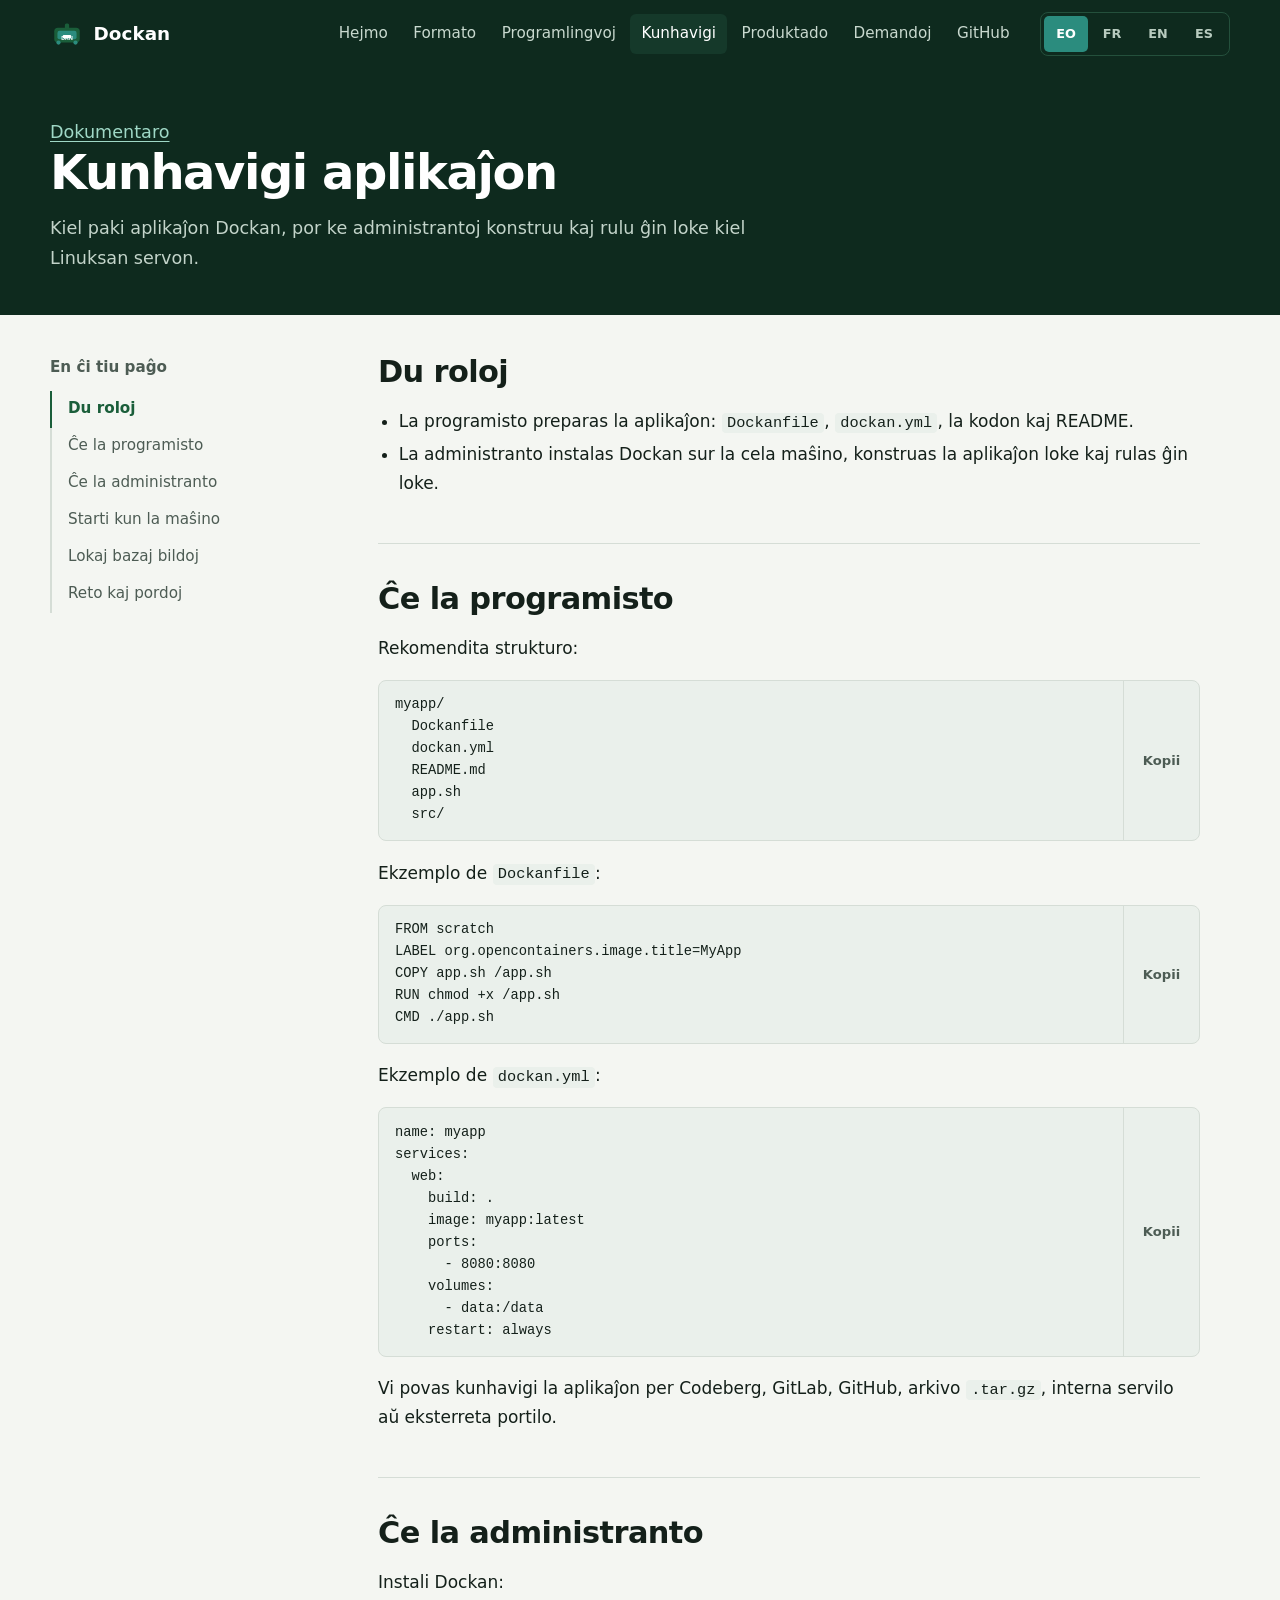
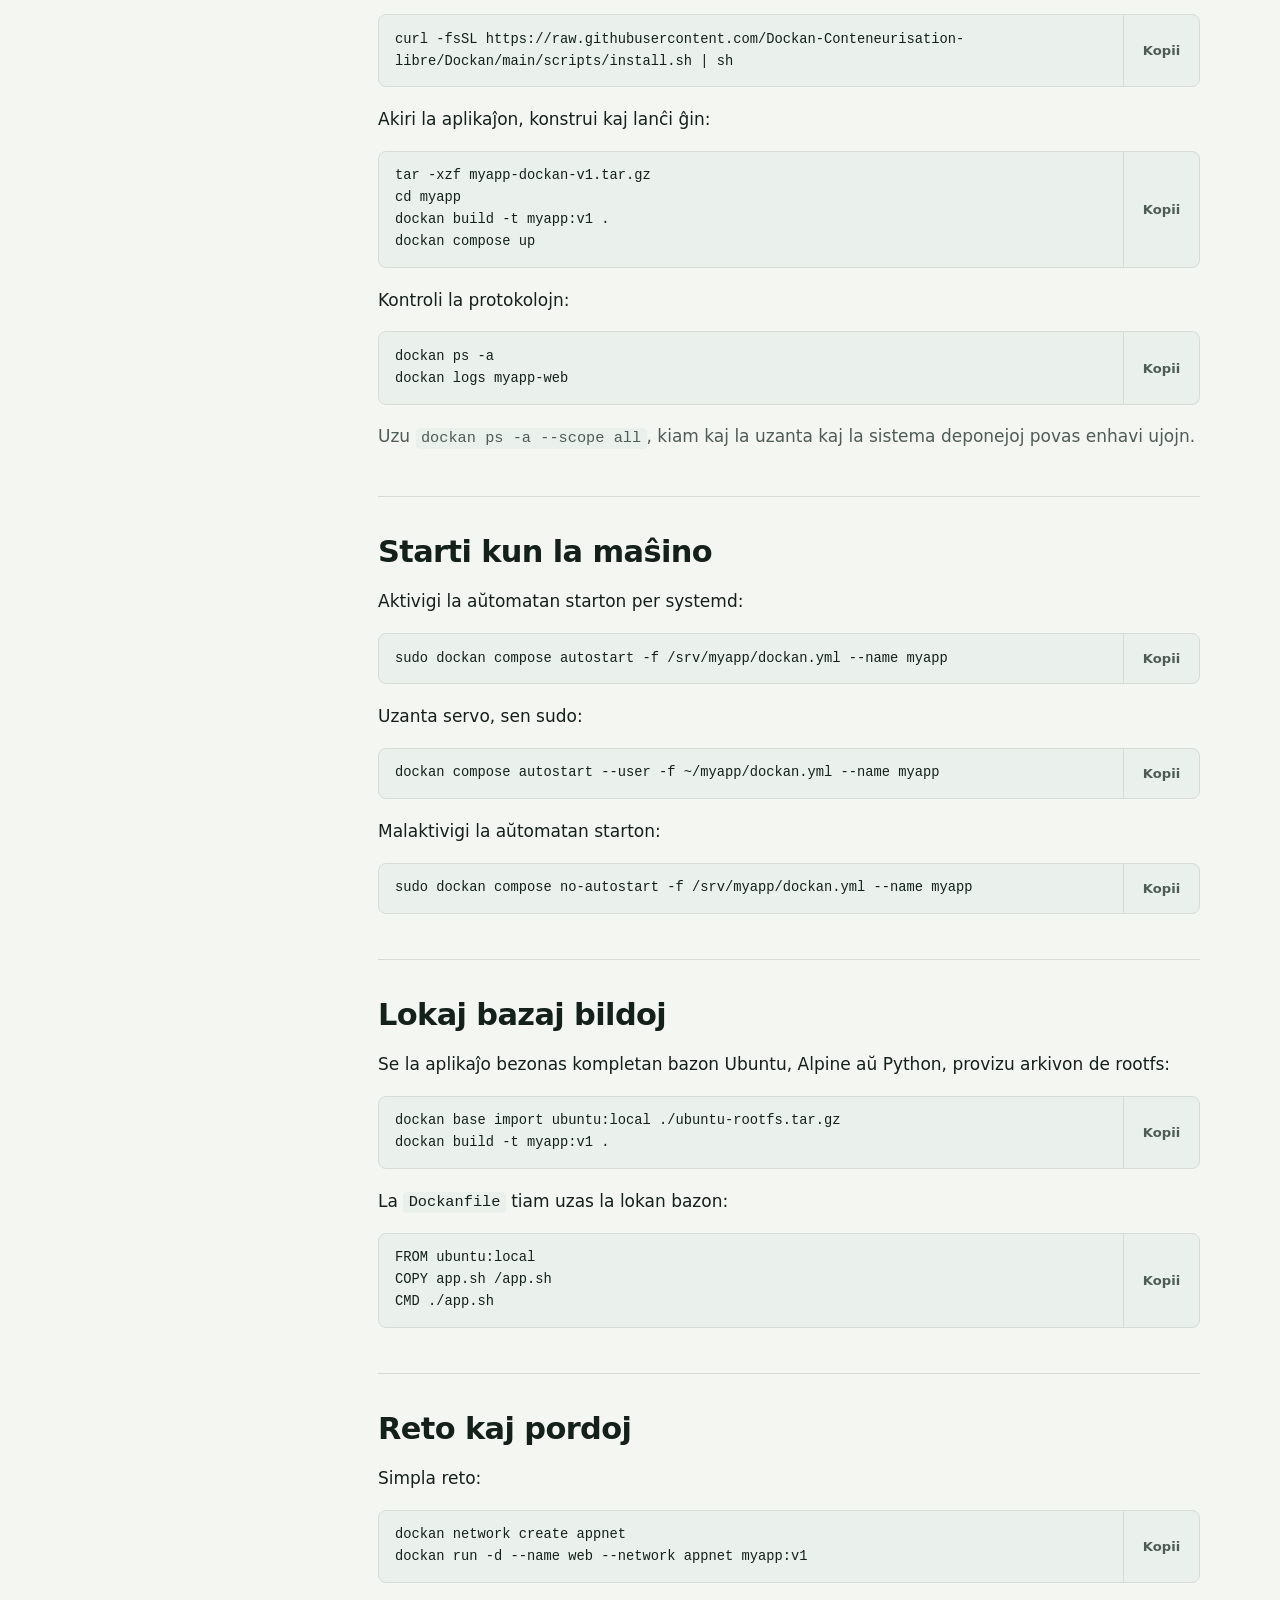
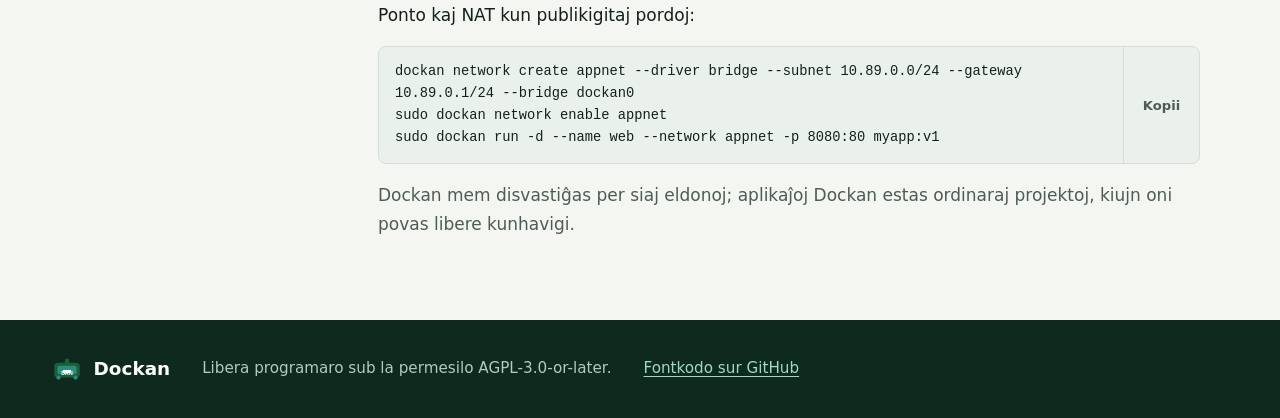
<file: docs/developer.html>
<!DOCTYPE html>
<html lang="eo">
<head>
  <meta charset="UTF-8">
  <meta name="viewport" content="width=device-width, initial-scale=1.0, viewport-fit=cover">
  <title>Kunhavigi aplikaĵon | Dockan</title>
  <meta name="description" content="Kiel paki aplikaĵon Dockan, por ke administrantoj konstruu kaj rulu ĝin loke kiel Linuksan servon.">
  <link rel="canonical" href="https://dockan-conteneurisation-libre.github.io/Dockan/developer.html">
  <link rel="icon" type="image/svg+xml" href="dockan-logo.svg">
  <meta property="og:type" content="article">
  <meta property="og:title" content="Kunhavigi aplikaĵon | Dockan">
  <meta property="og:description" content="Kiel paki aplikaĵon Dockan, por ke administrantoj konstruu kaj rulu ĝin loke kiel Linuksan servon.">
  <meta property="og:image" content="https://dockan-conteneurisation-libre.github.io/Dockan/assets/og-dockan.png">
  <meta name="twitter:card" content="summary_large_image">
  <meta name="theme-color" content="#0e2a1e">
  <link rel="stylesheet" href="assets/doc.css">
</head>
<body>
  <a class="skip" href="#main" data-i18n="ui.skip">Iri al la enhavo</a>
  <div class="masthead">
    <header class="wrap topbar">
      <a class="brand" href="index.html"><img src="dockan-logo.svg" alt="" width="34" height="34"><span>Dockan</span></a>
      <nav class="nav" data-i18n-aria="ui.nav" aria-label="Ĉefa navigado">
        <a href="index.html" data-i18n="nav.home">Hejmo</a>
        <a href="format.html" data-i18n="nav.format">Formato</a>
        <a href="languages.html" data-i18n="nav.langs">Programlingvoj</a>
        <a href="developer.html" aria-current="page" class="opt" data-i18n="nav.dev">Kunhavigi</a>
        <a href="production.html" data-i18n="nav.prod">Produktado</a>
        <a href="faq.html" class="opt" data-i18n="nav.faq">Demandoj</a>
        <a href="https://github.com/Dockan-Conteneurisation-libre/Dockan" rel="noopener">GitHub</a>
      </nav>
      <div class="langs" role="group" data-i18n-aria="ui.lang" aria-label="Lingvo">
        <button type="button" data-lang="eo" aria-pressed="true" lang="eo" title="Esperanto">EO</button>
        <button type="button" data-lang="fr" aria-pressed="false" lang="fr" title="Français">FR</button>
        <button type="button" data-lang="en" aria-pressed="false" lang="en" title="English">EN</button>
        <button type="button" data-lang="es" aria-pressed="false" lang="es" title="Español">ES</button>
      </div>
      <select class="lang-select" data-i18n-aria="ui.lang" aria-label="Lingvo">
        <option value="eo">EO</option><option value="fr">FR</option><option value="en">EN</option><option value="es">ES</option>
      </select>
      <details class="menu">
        <summary data-i18n-aria="ui.menu" aria-label="Menuo"><svg viewBox="0 0 24 24" fill="none" stroke="currentColor" stroke-width="2" stroke-linecap="round" aria-hidden="true"><path d="M4 7h16M4 12h16M4 17h16"/></svg></summary>
        <div class="menu-links">
        <a href="index.html" data-i18n="nav.home">Hejmo</a>
        <a href="format.html" data-i18n="nav.format">Formato</a>
        <a href="languages.html" data-i18n="nav.langs">Programlingvoj</a>
        <a href="developer.html" aria-current="page" data-i18n="nav.dev">Kunhavigi</a>
        <a href="production.html" data-i18n="nav.prod">Produktado</a>
        <a href="faq.html" data-i18n="nav.faq">Demandoj</a>
        <a href="https://github.com/Dockan-Conteneurisation-libre/Dockan" rel="noopener">GitHub</a>
        </div>
      </details>
    </header>
    <div class="wrap page-head">
      <p class="crumb"><a href="index.html#docs" data-i18n="crumb.docs">Dokumentaro</a></p>
      <h1 data-i18n="page.title">Kunhavigi aplikaĵon</h1>
      <p data-i18n="page.lead">Kiel paki aplikaĵon Dockan, por ke administrantoj konstruu kaj rulu ĝin loke kiel Linuksan servon.</p>
    </div>
  </div>
  <div class="wrap layout">
    <nav class="toc" aria-labelledby="toc-title">
      <h2 id="toc-title" data-i18n="toc.title">En ĉi tiu paĝo</h2>
      <ol>
        <li><a href="#roles" data-i18n="roles.t">Du roloj</a></li>
        <li><a href="#developer" data-i18n="developer.t">Ĉe la programisto</a></li>
        <li><a href="#admin" data-i18n="admin.t">Ĉe la administranto</a></li>
        <li><a href="#boot" data-i18n="boot.t">Starti kun la maŝino</a></li>
        <li><a href="#bases" data-i18n="bases.t">Lokaj bazaj bildoj</a></li>
        <li><a href="#network" data-i18n="network.t">Reto kaj pordoj</a></li>
      </ol>
    </nav>
    <main id="main">
      <article>
<section id="roles">
<h2 data-i18n="roles.t">Du roloj</h2>
<ul><li data-i18n-html="roles.0.0">La programisto preparas la aplikaĵon: <code>Dockanfile</code>, <code>dockan.yml</code>, la kodon kaj README.</li><li data-i18n="roles.0.1">La administranto instalas Dockan sur la cela maŝino, konstruas la aplikaĵon loke kaj rulas ĝin loke.</li></ul>
</section>
<section id="developer">
<h2 data-i18n="developer.t">Ĉe la programisto</h2>
<p data-i18n="developer.0">Rekomendita strukturo:</p>
<div class="code"><pre><code>myapp/
  Dockanfile
  dockan.yml
  README.md
  app.sh
  src/</code></pre></div>
<p data-i18n-html="developer.2">Ekzemplo de <code>Dockanfile</code>:</p>
<div class="code"><pre><code>FROM scratch
LABEL org.opencontainers.image.title=MyApp
COPY app.sh /app.sh
RUN chmod +x /app.sh
CMD ./app.sh</code></pre></div>
<p data-i18n-html="developer.4">Ekzemplo de <code>dockan.yml</code>:</p>
<div class="code"><pre><code>name: myapp
services:
  web:
    build: .
    image: myapp:latest
    ports:
      - 8080:8080
    volumes:
      - data:/data
    restart: always</code></pre></div>
<p data-i18n-html="developer.6">Vi povas kunhavigi la aplikaĵon per Codeberg, GitLab, GitHub, arkivo <code>.tar.gz</code>, interna servilo aŭ eksterreta portilo.</p>
</section>
<section id="admin">
<h2 data-i18n="admin.t">Ĉe la administranto</h2>
<p data-i18n="admin.0">Instali Dockan:</p>
<div class="code"><pre><code>curl -fsSL https://raw.githubusercontent.com/Dockan-Conteneurisation-libre/Dockan/main/scripts/install.sh | sh</code></pre></div>
<p data-i18n="admin.2">Akiri la aplikaĵon, konstrui kaj lanĉi ĝin:</p>
<div class="code"><pre><code>tar -xzf myapp-dockan-v1.tar.gz
cd myapp
dockan build -t myapp:v1 .
dockan compose up</code></pre></div>
<p data-i18n="admin.4">Kontroli la protokolojn:</p>
<div class="code"><pre><code>dockan ps -a
dockan logs myapp-web</code></pre></div>
<p class="note" data-i18n-html="admin.6">Uzu <code>dockan ps -a --scope all</code>, kiam kaj la uzanta kaj la sistema deponejoj povas enhavi ujojn.</p>
</section>
<section id="boot">
<h2 data-i18n="boot.t">Starti kun la maŝino</h2>
<p data-i18n="boot.0">Aktivigi la aŭtomatan starton per systemd:</p>
<div class="code"><pre><code>sudo dockan compose autostart -f /srv/myapp/dockan.yml --name myapp</code></pre></div>
<p data-i18n="boot.2">Uzanta servo, sen sudo:</p>
<div class="code"><pre><code>dockan compose autostart --user -f ~/myapp/dockan.yml --name myapp</code></pre></div>
<p data-i18n="boot.4">Malaktivigi la aŭtomatan starton:</p>
<div class="code"><pre><code>sudo dockan compose no-autostart -f /srv/myapp/dockan.yml --name myapp</code></pre></div>
</section>
<section id="bases">
<h2 data-i18n="bases.t">Lokaj bazaj bildoj</h2>
<p data-i18n="bases.0">Se la aplikaĵo bezonas kompletan bazon Ubuntu, Alpine aŭ Python, provizu arkivon de rootfs:</p>
<div class="code"><pre><code>dockan base import ubuntu:local ./ubuntu-rootfs.tar.gz
dockan build -t myapp:v1 .</code></pre></div>
<p data-i18n-html="bases.2">La <code>Dockanfile</code> tiam uzas la lokan bazon:</p>
<div class="code"><pre><code>FROM ubuntu:local
COPY app.sh /app.sh
CMD ./app.sh</code></pre></div>
</section>
<section id="network">
<h2 data-i18n="network.t">Reto kaj pordoj</h2>
<p data-i18n="network.0">Simpla reto:</p>
<div class="code"><pre><code>dockan network create appnet
dockan run -d --name web --network appnet myapp:v1</code></pre></div>
<p data-i18n="network.2">Ponto kaj NAT kun publikigitaj pordoj:</p>
<div class="code"><pre><code>dockan network create appnet --driver bridge --subnet 10.89.0.0/24 --gateway 10.89.0.1/24 --bridge dockan0
sudo dockan network enable appnet
sudo dockan run -d --name web --network appnet -p 8080:80 myapp:v1</code></pre></div>
<p class="note" data-i18n="network.4">Dockan mem disvastiĝas per siaj eldonoj; aplikaĵoj Dockan estas ordinaraj projektoj, kiujn oni povas libere kunhavigi.</p>
</section>
      </article>
    </main>
  </div>
  <footer>
    <div class="wrap">
      <a class="brand" href="index.html"><img src="dockan-logo.svg" alt="" width="28" height="28"><span>Dockan</span></a>
      <span data-i18n="foot.license">Libera programaro sub la permesilo AGPL-3.0-or-later.</span>
      <a href="https://github.com/Dockan-Conteneurisation-libre/Dockan" rel="noopener" data-i18n="foot.source">Fontkodo sur GitHub</a>
    </div>
  </footer>
  <script type="application/json" id="i18n-common">
{
 "eo": {
  "ui.skip": "Iri al la enhavo",
  "ui.nav": "Ĉefa navigado",
  "ui.lang": "Lingvo",
  "ui.menu": "Menuo",
  "ui.copy": "Kopii",
  "ui.copied": "Kopiita",
  "ui.selected": "Elektita",
  "nav.home": "Hejmo",
  "nav.format": "Formato",
  "nav.langs": "Programlingvoj",
  "nav.dev": "Kunhavigi",
  "nav.prod": "Produktado",
  "nav.faq": "Demandoj",
  "crumb.docs": "Dokumentaro",
  "toc.title": "En ĉi tiu paĝo",
  "foot.license": "Libera programaro sub la permesilo AGPL-3.0-or-later.",
  "foot.source": "Fontkodo sur GitHub"
 },
 "fr": {
  "ui.skip": "Aller au contenu",
  "ui.nav": "Navigation principale",
  "ui.lang": "Langue",
  "ui.menu": "Menu",
  "ui.copy": "Copier",
  "ui.copied": "Copié",
  "ui.selected": "Sélectionné",
  "nav.home": "Accueil",
  "nav.format": "Format",
  "nav.langs": "Langages",
  "nav.dev": "Partager",
  "nav.prod": "Production",
  "nav.faq": "Questions",
  "crumb.docs": "Documentation",
  "toc.title": "Sur cette page",
  "foot.license": "Logiciel libre sous licence AGPL-3.0-or-later.",
  "foot.source": "Code source sur GitHub"
 },
 "en": {
  "ui.skip": "Skip to content",
  "ui.nav": "Main navigation",
  "ui.lang": "Language",
  "ui.menu": "Menu",
  "ui.copy": "Copy",
  "ui.copied": "Copied",
  "ui.selected": "Selected",
  "nav.home": "Home",
  "nav.format": "Format",
  "nav.langs": "Languages",
  "nav.dev": "Share",
  "nav.prod": "Production",
  "nav.faq": "FAQ",
  "crumb.docs": "Documentation",
  "toc.title": "On this page",
  "foot.license": "Free software under the AGPL-3.0-or-later license.",
  "foot.source": "Source code on GitHub"
 },
 "es": {
  "ui.skip": "Ir al contenido",
  "ui.nav": "Navegación principal",
  "ui.lang": "Idioma",
  "ui.menu": "Menú",
  "ui.copy": "Copiar",
  "ui.copied": "Copiado",
  "ui.selected": "Seleccionado",
  "nav.home": "Inicio",
  "nav.format": "Formato",
  "nav.langs": "Lenguajes",
  "nav.dev": "Compartir",
  "nav.prod": "Producción",
  "nav.faq": "Preguntas",
  "crumb.docs": "Documentación",
  "toc.title": "En esta página",
  "foot.license": "Software libre bajo la licencia AGPL-3.0-or-later.",
  "foot.source": "Código fuente en GitHub"
 }
}
  </script>
  <script type="application/json" id="i18n-data">
{
 "fr": {
  "roles.0.0": "Côté développement, on prépare l’application : <code>Dockanfile</code>, <code>dockan.yml</code>, le code et un README.",
  "roles.0.1": "Côté administration, on installe Dockan sur la machine cible, puis on construit et lance l’application localement.",
  "roles.t": "Deux rôles",
  "developer.0": "Structure recommandée :",
  "developer.2": "Exemple de <code>Dockanfile</code> :",
  "developer.4": "Exemple de <code>dockan.yml</code> :",
  "developer.6": "Vous pouvez partager l’application via Codeberg, GitLab, GitHub, une archive <code>.tar.gz</code>, un serveur interne ou un support hors ligne.",
  "developer.t": "Côté développement",
  "admin.0": "Installer Dockan :",
  "admin.2": "Récupérer l’application, la construire et la lancer :",
  "admin.4": "Consulter les journaux :",
  "admin.6": "Utilisez <code>dockan ps -a --scope all</code> quand les dépôts utilisateur et système peuvent tous deux contenir des conteneurs.",
  "admin.t": "Côté administration",
  "boot.0": "Activer le démarrage automatique par systemd :",
  "boot.2": "Service utilisateur, sans sudo :",
  "boot.4": "Désactiver le démarrage automatique :",
  "boot.t": "Démarrer avec la machine",
  "bases.0": "Si l’application a besoin d’une base complète Ubuntu, Alpine ou Python, fournissez une archive rootfs :",
  "bases.2": "Le <code>Dockanfile</code> utilise alors la base locale :",
  "bases.t": "Images de base locales",
  "network.0": "Réseau simple :",
  "network.2": "Pont et NAT avec ports publiés :",
  "network.4": "Dockan lui-même est distribué par ses versions publiées ; les applications Dockan sont des projets ordinaires, librement partageables.",
  "network.t": "Réseau et ports",
  "page.title": "Partager une application",
  "page.lead": "Comment empaqueter une application Dockan pour que les personnes qui administrent la construisent et la lancent localement comme un service Linux."
 },
 "en": {
  "roles.0.0": "Developers prepare the app: <code>Dockanfile</code>, <code>dockan.yml</code>, the code and a README.",
  "roles.0.1": "Admins install Dockan on the target machine, then build and run the app locally.",
  "roles.t": "Two roles",
  "developer.0": "Recommended structure:",
  "developer.2": "Example <code>Dockanfile</code>:",
  "developer.4": "Example <code>dockan.yml</code>:",
  "developer.6": "You can share the app through Codeberg, GitLab, GitHub, a <code>.tar.gz</code> archive, an internal server or offline media.",
  "developer.t": "Developer side",
  "admin.0": "Install Dockan:",
  "admin.2": "Fetch the app, build it and start it:",
  "admin.4": "Check the logs:",
  "admin.6": "Use <code>dockan ps -a --scope all</code> when both the user and system stores may hold containers.",
  "admin.t": "Admin side",
  "boot.0": "Enable start on boot through systemd:",
  "boot.2": "User service, without sudo:",
  "boot.4": "Disable start on boot:",
  "boot.t": "Start on boot",
  "bases.0": "If the app needs a full Ubuntu, Alpine or Python base, provide a rootfs archive:",
  "bases.2": "The <code>Dockanfile</code> then uses the local base:",
  "bases.t": "Local base images",
  "network.0": "Simple network:",
  "network.2": "Bridge and NAT with published ports:",
  "network.4": "Dockan itself is distributed through its releases; Dockan apps are regular projects that can be shared freely.",
  "network.t": "Network and ports",
  "page.title": "Share an app",
  "page.lead": "How to package a Dockan app so admins can build it and run it locally as a Linux service."
 },
 "es": {
  "roles.0.0": "Quien desarrolla prepara la aplicación: <code>Dockanfile</code>, <code>dockan.yml</code>, el código y un README.",
  "roles.0.1": "Quien administra instala Dockan en la máquina de destino y luego compila y ejecuta la aplicación localmente.",
  "roles.t": "Dos papeles",
  "developer.0": "Estructura recomendada:",
  "developer.2": "Ejemplo de <code>Dockanfile</code>:",
  "developer.4": "Ejemplo de <code>dockan.yml</code>:",
  "developer.6": "Puedes compartir la aplicación mediante Codeberg, GitLab, GitHub, un archivo <code>.tar.gz</code>, un servidor interno o un soporte sin conexión.",
  "developer.t": "Del lado de desarrollo",
  "admin.0": "Instalar Dockan:",
  "admin.2": "Obtener la aplicación, compilarla y arrancarla:",
  "admin.4": "Consultar los registros:",
  "admin.6": "Usa <code>dockan ps -a --scope all</code> cuando tanto el almacén de usuario como el del sistema pueden contener contenedores.",
  "admin.t": "Del lado de la administración",
  "boot.0": "Activar el arranque automático con systemd:",
  "boot.2": "Servicio de usuario, sin sudo:",
  "boot.4": "Desactivar el arranque automático:",
  "boot.t": "Arrancar con la máquina",
  "bases.0": "Si la aplicación necesita una base completa de Ubuntu, Alpine o Python, proporciona un archivo rootfs:",
  "bases.2": "El <code>Dockanfile</code> usa entonces la base local:",
  "bases.t": "Imágenes base locales",
  "network.0": "Red sencilla:",
  "network.2": "Puente y NAT con puertos publicados:",
  "network.4": "Dockan se distribuye mediante sus versiones publicadas; las aplicaciones Dockan son proyectos normales que se pueden compartir libremente.",
  "network.t": "Red y puertos",
  "page.title": "Compartir una aplicación",
  "page.lead": "Cómo empaquetar una aplicación Dockan para que quienes administran la compilen y la ejecuten localmente como un servicio de Linux."
 }
}
  </script>
  <script src="assets/doc.js"></script>
</body>
</html>
</file>
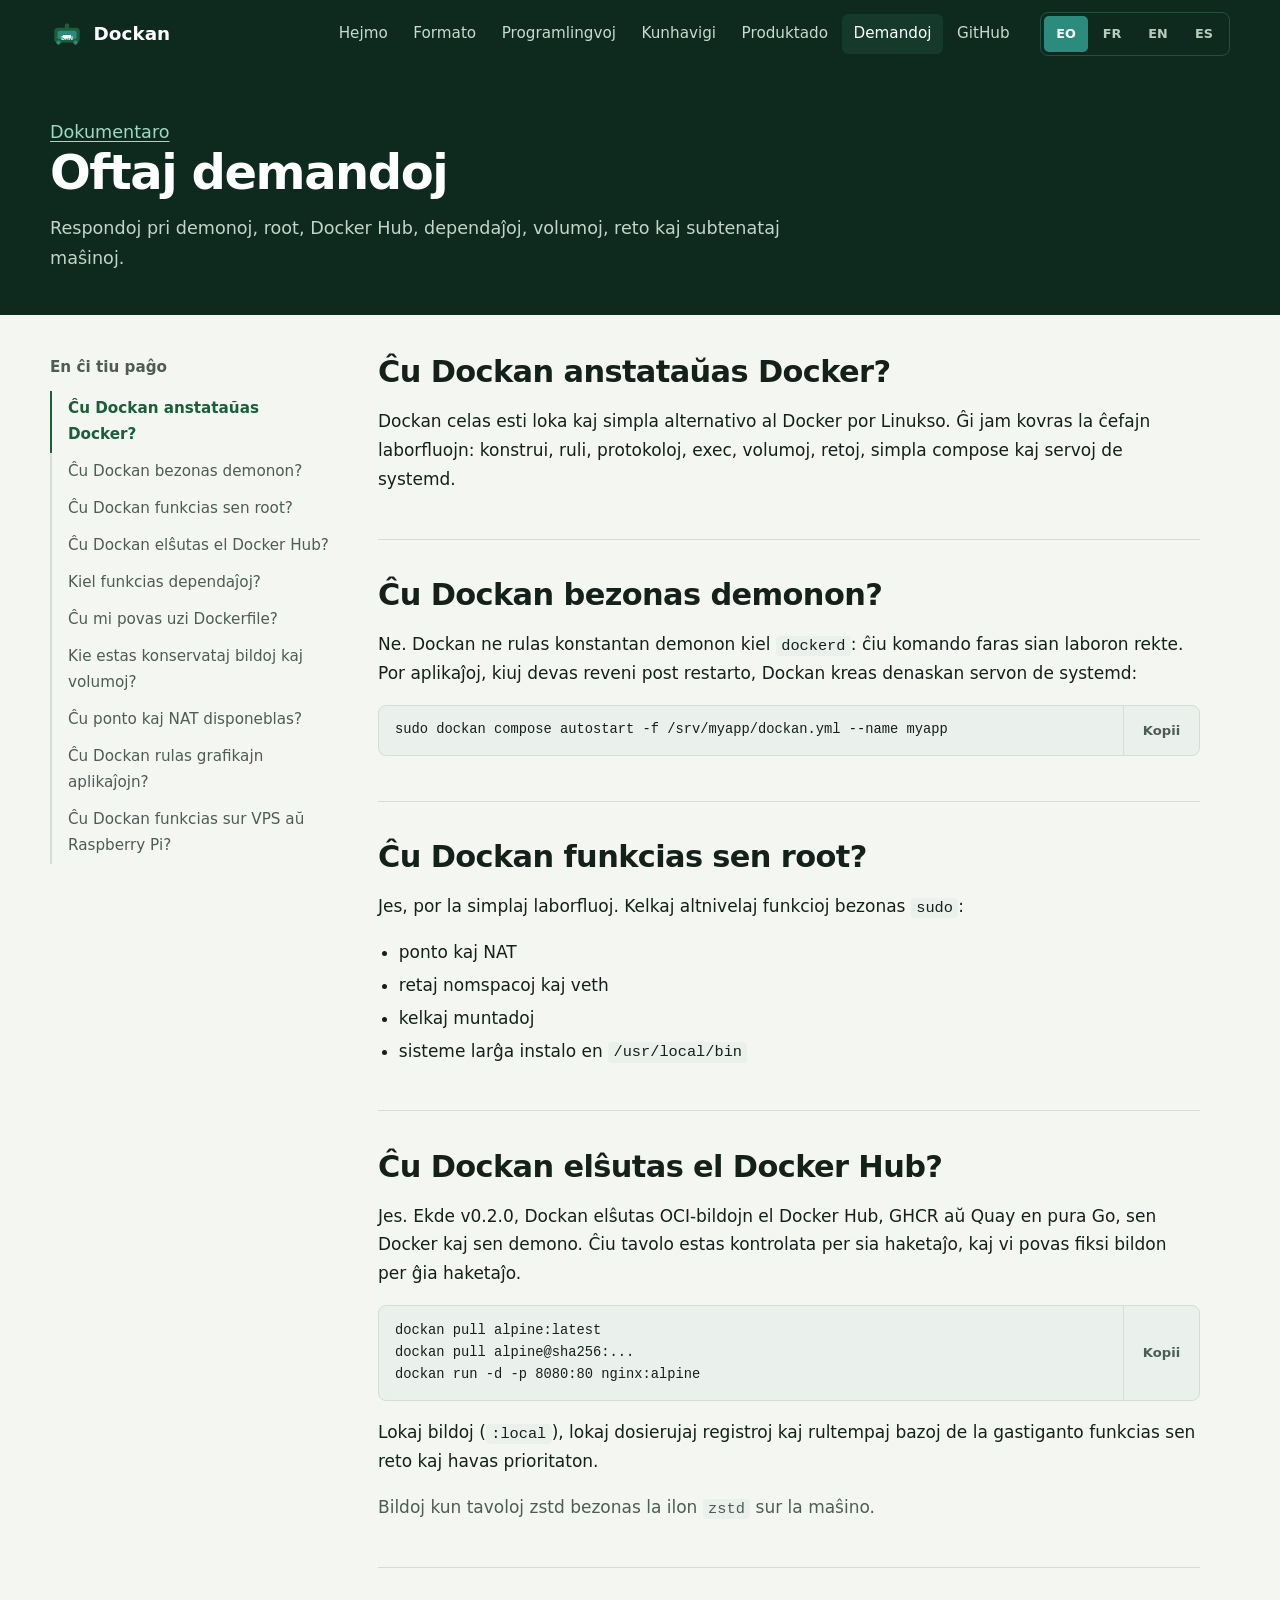
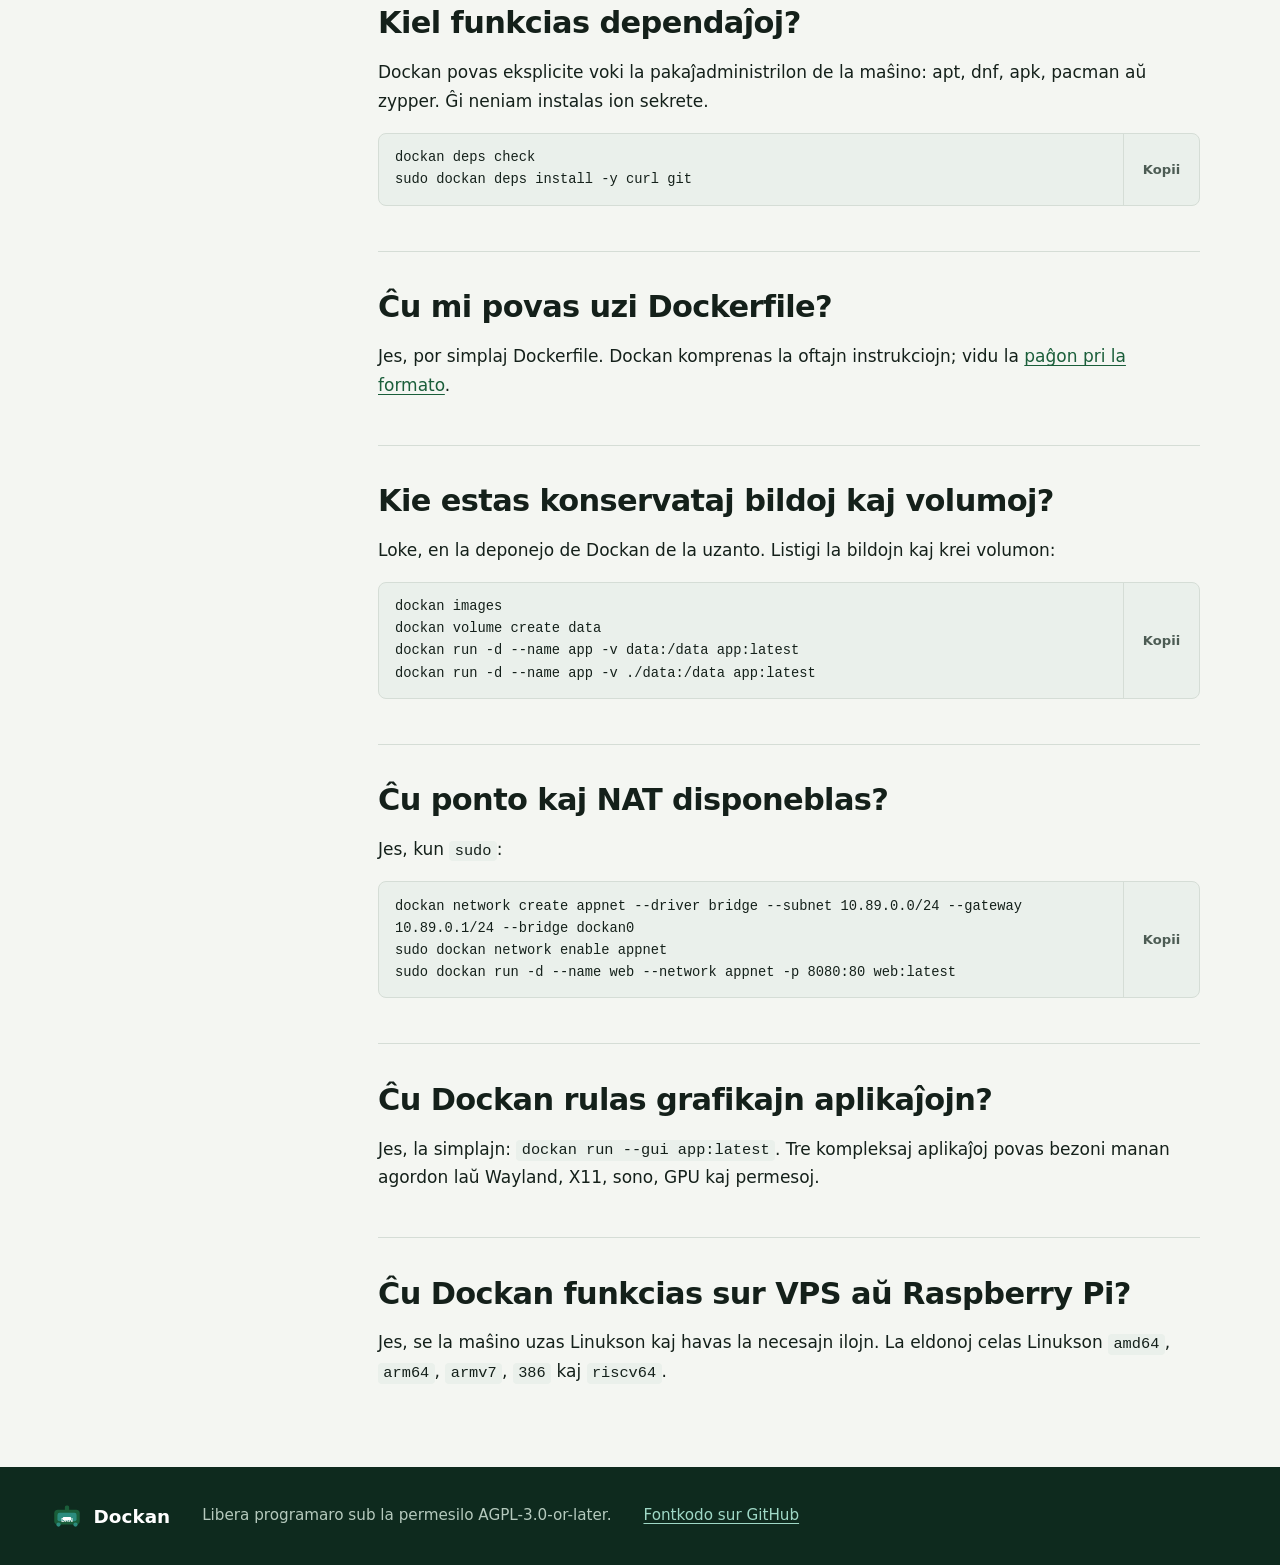
<file: docs/faq.html>
<!DOCTYPE html>
<html lang="eo">
<head>
  <meta charset="UTF-8">
  <meta name="viewport" content="width=device-width, initial-scale=1.0, viewport-fit=cover">
  <title>Oftaj demandoj | Dockan</title>
  <meta name="description" content="Respondoj pri demonoj, root, Docker Hub, dependaĵoj, volumoj, reto kaj subtenataj maŝinoj.">
  <link rel="canonical" href="https://dockan-conteneurisation-libre.github.io/Dockan/faq.html">
  <link rel="icon" type="image/svg+xml" href="dockan-logo.svg">
  <meta property="og:type" content="article">
  <meta property="og:title" content="Oftaj demandoj | Dockan">
  <meta property="og:description" content="Respondoj pri demonoj, root, Docker Hub, dependaĵoj, volumoj, reto kaj subtenataj maŝinoj.">
  <meta property="og:image" content="https://dockan-conteneurisation-libre.github.io/Dockan/assets/og-dockan.png">
  <meta name="twitter:card" content="summary_large_image">
  <meta name="theme-color" content="#0e2a1e">
  <link rel="stylesheet" href="assets/doc.css">
</head>
<body>
  <a class="skip" href="#main" data-i18n="ui.skip">Iri al la enhavo</a>
  <div class="masthead">
    <header class="wrap topbar">
      <a class="brand" href="index.html"><img src="dockan-logo.svg" alt="" width="34" height="34"><span>Dockan</span></a>
      <nav class="nav" data-i18n-aria="ui.nav" aria-label="Ĉefa navigado">
        <a href="index.html" data-i18n="nav.home">Hejmo</a>
        <a href="format.html" data-i18n="nav.format">Formato</a>
        <a href="languages.html" data-i18n="nav.langs">Programlingvoj</a>
        <a href="developer.html" class="opt" data-i18n="nav.dev">Kunhavigi</a>
        <a href="production.html" data-i18n="nav.prod">Produktado</a>
        <a href="faq.html" aria-current="page" class="opt" data-i18n="nav.faq">Demandoj</a>
        <a href="https://github.com/Dockan-Conteneurisation-libre/Dockan" rel="noopener">GitHub</a>
      </nav>
      <div class="langs" role="group" data-i18n-aria="ui.lang" aria-label="Lingvo">
        <button type="button" data-lang="eo" aria-pressed="true" lang="eo" title="Esperanto">EO</button>
        <button type="button" data-lang="fr" aria-pressed="false" lang="fr" title="Français">FR</button>
        <button type="button" data-lang="en" aria-pressed="false" lang="en" title="English">EN</button>
        <button type="button" data-lang="es" aria-pressed="false" lang="es" title="Español">ES</button>
      </div>
      <select class="lang-select" data-i18n-aria="ui.lang" aria-label="Lingvo">
        <option value="eo">EO</option><option value="fr">FR</option><option value="en">EN</option><option value="es">ES</option>
      </select>
      <details class="menu">
        <summary data-i18n-aria="ui.menu" aria-label="Menuo"><svg viewBox="0 0 24 24" fill="none" stroke="currentColor" stroke-width="2" stroke-linecap="round" aria-hidden="true"><path d="M4 7h16M4 12h16M4 17h16"/></svg></summary>
        <div class="menu-links">
        <a href="index.html" data-i18n="nav.home">Hejmo</a>
        <a href="format.html" data-i18n="nav.format">Formato</a>
        <a href="languages.html" data-i18n="nav.langs">Programlingvoj</a>
        <a href="developer.html" data-i18n="nav.dev">Kunhavigi</a>
        <a href="production.html" data-i18n="nav.prod">Produktado</a>
        <a href="faq.html" aria-current="page" data-i18n="nav.faq">Demandoj</a>
        <a href="https://github.com/Dockan-Conteneurisation-libre/Dockan" rel="noopener">GitHub</a>
        </div>
      </details>
    </header>
    <div class="wrap page-head">
      <p class="crumb"><a href="index.html#docs" data-i18n="crumb.docs">Dokumentaro</a></p>
      <h1 data-i18n="page.title">Oftaj demandoj</h1>
      <p data-i18n="page.lead">Respondoj pri demonoj, root, Docker Hub, dependaĵoj, volumoj, reto kaj subtenataj maŝinoj.</p>
    </div>
  </div>
  <div class="wrap layout">
    <nav class="toc" aria-labelledby="toc-title">
      <h2 id="toc-title" data-i18n="toc.title">En ĉi tiu paĝo</h2>
      <ol>
        <li><a href="#replace" data-i18n="replace.t">Ĉu Dockan anstataŭas Docker?</a></li>
        <li><a href="#daemon" data-i18n="daemon.t">Ĉu Dockan bezonas demonon?</a></li>
        <li><a href="#root" data-i18n="root.t">Ĉu Dockan funkcias sen root?</a></li>
        <li><a href="#hub" data-i18n="hub.t">Ĉu Dockan elŝutas el Docker Hub?</a></li>
        <li><a href="#deps" data-i18n="deps.t">Kiel funkcias dependaĵoj?</a></li>
        <li><a href="#dockerfile" data-i18n="dockerfile.t">Ĉu mi povas uzi Dockerfile?</a></li>
        <li><a href="#storage" data-i18n="storage.t">Kie estas konservataj bildoj kaj volumoj?</a></li>
        <li><a href="#bridge" data-i18n="bridge.t">Ĉu ponto kaj NAT disponeblas?</a></li>
        <li><a href="#gui" data-i18n="gui.t">Ĉu Dockan rulas grafikajn aplikaĵojn?</a></li>
        <li><a href="#machines" data-i18n="machines.t">Ĉu Dockan funkcias sur VPS aŭ Raspberry Pi?</a></li>
      </ol>
    </nav>
    <main id="main">
      <article>
<section id="replace">
<h2 data-i18n="replace.t">Ĉu Dockan anstataŭas Docker?</h2>
<p data-i18n="replace.0">Dockan celas esti loka kaj simpla alternativo al Docker por Linukso. Ĝi jam kovras la ĉefajn laborfluojn: konstrui, ruli, protokoloj, exec, volumoj, retoj, simpla compose kaj servoj de systemd.</p>
</section>
<section id="daemon">
<h2 data-i18n="daemon.t">Ĉu Dockan bezonas demonon?</h2>
<p data-i18n-html="daemon.0">Ne. Dockan ne rulas konstantan demonon kiel <code>dockerd</code>: ĉiu komando faras sian laboron rekte. Por aplikaĵoj, kiuj devas reveni post restarto, Dockan kreas denaskan servon de systemd:</p>
<div class="code"><pre><code>sudo dockan compose autostart -f /srv/myapp/dockan.yml --name myapp</code></pre></div>
</section>
<section id="root">
<h2 data-i18n="root.t">Ĉu Dockan funkcias sen root?</h2>
<p data-i18n-html="root.0">Jes, por la simplaj laborfluoj. Kelkaj altnivelaj funkcioj bezonas <code>sudo</code>:</p>
<ul><li data-i18n="root.1.0">ponto kaj NAT</li><li data-i18n="root.1.1">retaj nomspacoj kaj veth</li><li data-i18n="root.1.2">kelkaj muntadoj</li><li data-i18n-html="root.1.3">sisteme larĝa instalo en <code>/usr/local/bin</code></li></ul>
</section>
<section id="hub">
<h2 data-i18n="hub.t">Ĉu Dockan elŝutas el Docker Hub?</h2>
<p data-i18n="hub.0">Jes. Ekde v0.2.0, Dockan elŝutas OCI-bildojn el Docker Hub, GHCR aŭ Quay en pura Go, sen Docker kaj sen demono. Ĉiu tavolo estas kontrolata per sia haketaĵo, kaj vi povas fiksi bildon per ĝia haketaĵo.</p>
<div class="code"><pre><code>dockan pull alpine:latest
dockan pull alpine@sha256:...
dockan run -d -p 8080:80 nginx:alpine</code></pre></div>
<p data-i18n-html="hub.2">Lokaj bildoj (<code>:local</code>), lokaj dosierujaj registroj kaj rultempaj bazoj de la gastiganto funkcias sen reto kaj havas prioritaton.</p>
<p class="note" data-i18n-html="hub.3">Bildoj kun tavoloj zstd bezonas la ilon <code>zstd</code> sur la maŝino.</p>
</section>
<section id="deps">
<h2 data-i18n="deps.t">Kiel funkcias dependaĵoj?</h2>
<p data-i18n="deps.0">Dockan povas eksplicite voki la pakaĵadministrilon de la maŝino: apt, dnf, apk, pacman aŭ zypper. Ĝi neniam instalas ion sekrete.</p>
<div class="code"><pre><code>dockan deps check
sudo dockan deps install -y curl git</code></pre></div>
</section>
<section id="dockerfile">
<h2 data-i18n="dockerfile.t">Ĉu mi povas uzi Dockerfile?</h2>
<p data-i18n-html="dockerfile.0">Jes, por simplaj Dockerfile. Dockan komprenas la oftajn instrukciojn; vidu la <a href="format.html">paĝon pri la formato</a>.</p>
</section>
<section id="storage">
<h2 data-i18n="storage.t">Kie estas konservataj bildoj kaj volumoj?</h2>
<p data-i18n="storage.0">Loke, en la deponejo de Dockan de la uzanto. Listigi la bildojn kaj krei volumon:</p>
<div class="code"><pre><code>dockan images
dockan volume create data
dockan run -d --name app -v data:/data app:latest
dockan run -d --name app -v ./data:/data app:latest</code></pre></div>
</section>
<section id="bridge">
<h2 data-i18n="bridge.t">Ĉu ponto kaj NAT disponeblas?</h2>
<p data-i18n-html="bridge.0">Jes, kun <code>sudo</code>:</p>
<div class="code"><pre><code>dockan network create appnet --driver bridge --subnet 10.89.0.0/24 --gateway 10.89.0.1/24 --bridge dockan0
sudo dockan network enable appnet
sudo dockan run -d --name web --network appnet -p 8080:80 web:latest</code></pre></div>
</section>
<section id="gui">
<h2 data-i18n="gui.t">Ĉu Dockan rulas grafikajn aplikaĵojn?</h2>
<p data-i18n-html="gui.0">Jes, la simplajn: <code>dockan run --gui app:latest</code>. Tre kompleksaj aplikaĵoj povas bezoni manan agordon laŭ Wayland, X11, sono, GPU kaj permesoj.</p>
</section>
<section id="machines">
<h2 data-i18n="machines.t">Ĉu Dockan funkcias sur VPS aŭ Raspberry Pi?</h2>
<p data-i18n-html="machines.0">Jes, se la maŝino uzas Linukson kaj havas la necesajn ilojn. La eldonoj celas Linukson <code>amd64</code>, <code>arm64</code>, <code>armv7</code>, <code>386</code> kaj <code>riscv64</code>.</p>
</section>
      </article>
    </main>
  </div>
  <footer>
    <div class="wrap">
      <a class="brand" href="index.html"><img src="dockan-logo.svg" alt="" width="28" height="28"><span>Dockan</span></a>
      <span data-i18n="foot.license">Libera programaro sub la permesilo AGPL-3.0-or-later.</span>
      <a href="https://github.com/Dockan-Conteneurisation-libre/Dockan" rel="noopener" data-i18n="foot.source">Fontkodo sur GitHub</a>
    </div>
  </footer>
  <script type="application/json" id="i18n-common">
{
 "eo": {
  "ui.skip": "Iri al la enhavo",
  "ui.nav": "Ĉefa navigado",
  "ui.lang": "Lingvo",
  "ui.menu": "Menuo",
  "ui.copy": "Kopii",
  "ui.copied": "Kopiita",
  "ui.selected": "Elektita",
  "nav.home": "Hejmo",
  "nav.format": "Formato",
  "nav.langs": "Programlingvoj",
  "nav.dev": "Kunhavigi",
  "nav.prod": "Produktado",
  "nav.faq": "Demandoj",
  "crumb.docs": "Dokumentaro",
  "toc.title": "En ĉi tiu paĝo",
  "foot.license": "Libera programaro sub la permesilo AGPL-3.0-or-later.",
  "foot.source": "Fontkodo sur GitHub"
 },
 "fr": {
  "ui.skip": "Aller au contenu",
  "ui.nav": "Navigation principale",
  "ui.lang": "Langue",
  "ui.menu": "Menu",
  "ui.copy": "Copier",
  "ui.copied": "Copié",
  "ui.selected": "Sélectionné",
  "nav.home": "Accueil",
  "nav.format": "Format",
  "nav.langs": "Langages",
  "nav.dev": "Partager",
  "nav.prod": "Production",
  "nav.faq": "Questions",
  "crumb.docs": "Documentation",
  "toc.title": "Sur cette page",
  "foot.license": "Logiciel libre sous licence AGPL-3.0-or-later.",
  "foot.source": "Code source sur GitHub"
 },
 "en": {
  "ui.skip": "Skip to content",
  "ui.nav": "Main navigation",
  "ui.lang": "Language",
  "ui.menu": "Menu",
  "ui.copy": "Copy",
  "ui.copied": "Copied",
  "ui.selected": "Selected",
  "nav.home": "Home",
  "nav.format": "Format",
  "nav.langs": "Languages",
  "nav.dev": "Share",
  "nav.prod": "Production",
  "nav.faq": "FAQ",
  "crumb.docs": "Documentation",
  "toc.title": "On this page",
  "foot.license": "Free software under the AGPL-3.0-or-later license.",
  "foot.source": "Source code on GitHub"
 },
 "es": {
  "ui.skip": "Ir al contenido",
  "ui.nav": "Navegación principal",
  "ui.lang": "Idioma",
  "ui.menu": "Menú",
  "ui.copy": "Copiar",
  "ui.copied": "Copiado",
  "ui.selected": "Seleccionado",
  "nav.home": "Inicio",
  "nav.format": "Formato",
  "nav.langs": "Lenguajes",
  "nav.dev": "Compartir",
  "nav.prod": "Producción",
  "nav.faq": "Preguntas",
  "crumb.docs": "Documentación",
  "toc.title": "En esta página",
  "foot.license": "Software libre bajo la licencia AGPL-3.0-or-later.",
  "foot.source": "Código fuente en GitHub"
 }
}
  </script>
  <script type="application/json" id="i18n-data">
{
 "fr": {
  "replace.0": "Dockan se veut une alternative locale et simple à Docker pour Linux. Il couvre déjà les usages essentiels : construire, lancer, journaux, exec, volumes, réseaux, compose simple et services systemd.",
  "replace.t": "Dockan remplace-t-il Docker ?",
  "daemon.0": "Non. Dockan ne fait tourner aucun démon permanent comme <code>dockerd</code> : chaque commande fait son travail directement. Pour les applications qui doivent revenir après un redémarrage, Dockan crée un service systemd natif :",
  "daemon.t": "Dockan a-t-il besoin d’un démon ?",
  "root.0": "Oui, pour les usages simples. Certaines fonctions avancées demandent <code>sudo</code> :",
  "root.1.0": "pont et NAT",
  "root.1.1": "espaces de noms réseau et veth",
  "root.1.2": "certains montages",
  "root.1.3": "l’installation pour tout le système dans <code>/usr/local/bin</code>",
  "root.t": "Dockan fonctionne-t-il sans root ?",
  "hub.0": "Oui. Depuis la v0.2.0, Dockan récupère les images OCI sur Docker Hub, GHCR ou Quay en Go pur, sans Docker ni démon. Chaque couche est vérifiée par son empreinte, et vous pouvez épingler une image par son empreinte.",
  "hub.2": "Les images locales (<code>:local</code>), les registres en dossier local et les bases d’environnement de l’hôte fonctionnent hors ligne et restent prioritaires.",
  "hub.3": "Les images à couches zstd demandent l’outil <code>zstd</code> sur la machine.",
  "hub.t": "Dockan télécharge-t-il depuis Docker Hub ?",
  "deps.0": "Dockan peut appeler explicitement le gestionnaire de paquets de la machine : apt, dnf, apk, pacman ou zypper. Il n’installe jamais rien en cachette.",
  "deps.t": "Comment fonctionnent les dépendances ?",
  "dockerfile.0": "Oui, pour les Dockerfile simples. Dockan comprend les instructions courantes ; voir la <a href=\"format.html\">page sur le format</a>.",
  "dockerfile.t": "Puis-je utiliser un Dockerfile ?",
  "storage.0": "Localement, dans le dépôt Dockan de l’utilisateur ou l’utilisatrice. Lister les images et créer un volume :",
  "storage.t": "Où sont stockés les images et volumes ?",
  "bridge.0": "Oui, avec <code>sudo</code> :",
  "bridge.t": "Le pont et le NAT sont-ils disponibles ?",
  "gui.0": "Oui, les applications simples : <code>dockan run --gui app:latest</code>. Les applications très complexes peuvent demander un réglage manuel selon Wayland, X11, le son, le GPU et les permissions.",
  "gui.t": "Dockan lance-t-il des applications graphiques ?",
  "machines.0": "Oui, si la machine tourne sous Linux et dispose des outils nécessaires. Les versions publiées visent Linux <code>amd64</code>, <code>arm64</code>, <code>armv7</code>, <code>386</code> et <code>riscv64</code>.",
  "machines.t": "Dockan fonctionne-t-il sur un VPS ou un Raspberry Pi ?",
  "page.title": "Questions fréquentes",
  "page.lead": "Réponses sur le démon, root, Docker Hub, les dépendances, les volumes, le réseau et les machines prises en charge."
 },
 "en": {
  "replace.0": "Dockan aims to be a local and simple Docker alternative for Linux. It already covers the main workflows: build, run, logs, exec, volumes, networks, simple compose and systemd services.",
  "replace.t": "Does Dockan replace Docker?",
  "daemon.0": "No. Dockan does not run a permanent daemon like <code>dockerd</code>: each command does its work directly. For apps that must come back after a reboot, Dockan creates a native systemd service:",
  "daemon.t": "Does Dockan need a daemon?",
  "root.0": "Yes, for simple workflows. Some advanced features need <code>sudo</code>:",
  "root.1.0": "bridge and NAT",
  "root.1.1": "network namespaces and veth",
  "root.1.2": "some mounts",
  "root.1.3": "system-wide installation in <code>/usr/local/bin</code>",
  "root.t": "Can Dockan run without root?",
  "hub.0": "Yes. Since v0.2.0, Dockan pulls OCI images from Docker Hub, GHCR or Quay in pure Go, without Docker or a daemon. Every layer is verified against its digest, and you can pin an image by digest.",
  "hub.2": "Local images (<code>:local</code>), local folder registries and host runtime bases work offline and take priority.",
  "hub.3": "Images with zstd layers need the <code>zstd</code> tool on the machine.",
  "hub.t": "Does Dockan pull from Docker Hub?",
  "deps.0": "Dockan can explicitly call the machine’s package manager: apt, dnf, apk, pacman or zypper. It never installs anything behind your back.",
  "deps.t": "How do dependencies work?",
  "dockerfile.0": "Yes, for simple Dockerfiles. Dockan understands the common instructions; see the <a href=\"format.html\">format page</a>.",
  "dockerfile.t": "Can I use a Dockerfile?",
  "storage.0": "Locally, in the user’s Dockan store. List images and create a volume:",
  "storage.t": "Where are images and volumes stored?",
  "bridge.0": "Yes, with <code>sudo</code>:",
  "bridge.t": "Are bridge and NAT available?",
  "gui.0": "Yes, simple ones: <code>dockan run --gui app:latest</code>. Very complex apps may need manual setup depending on Wayland, X11, audio, GPU and permissions.",
  "gui.t": "Can Dockan run desktop apps?",
  "machines.0": "Yes, if the machine runs Linux and has the required tools. Releases target Linux <code>amd64</code>, <code>arm64</code>, <code>armv7</code>, <code>386</code> and <code>riscv64</code>.",
  "machines.t": "Does Dockan run on a VPS or a Raspberry Pi?",
  "page.title": "Frequently asked questions",
  "page.lead": "Answers about daemons, root, Docker Hub, dependencies, volumes, networking and supported machines."
 },
 "es": {
  "replace.0": "Dockan quiere ser una alternativa local y sencilla a Docker para Linux. Ya cubre los usos principales: compilar, ejecutar, registros, exec, volúmenes, redes, compose sencillo y servicios de systemd.",
  "replace.t": "¿Dockan sustituye a Docker?",
  "daemon.0": "No. Dockan no ejecuta ningún demonio permanente como <code>dockerd</code>: cada comando hace su trabajo directamente. Para las aplicaciones que deben volver tras un reinicio, Dockan crea un servicio nativo de systemd:",
  "daemon.t": "¿Dockan necesita un demonio?",
  "root.0": "Sí, para los usos sencillos. Algunas funciones avanzadas necesitan <code>sudo</code>:",
  "root.1.0": "puente y NAT",
  "root.1.1": "espacios de nombres de red y veth",
  "root.1.2": "algunos montajes",
  "root.1.3": "la instalación para todo el sistema en <code>/usr/local/bin</code>",
  "root.t": "¿Dockan funciona sin root?",
  "hub.0": "Sí. Desde la v0.2.0, Dockan descarga imágenes OCI de Docker Hub, GHCR o Quay en Go puro, sin Docker ni demonio. Cada capa se verifica con su huella, y puedes fijar una imagen por su huella.",
  "hub.2": "Las imágenes locales (<code>:local</code>), los registros en carpeta local y las bases de entorno del sistema funcionan sin conexión y tienen prioridad.",
  "hub.3": "Las imágenes con capas zstd necesitan la herramienta <code>zstd</code> en la máquina.",
  "hub.t": "¿Dockan descarga de Docker Hub?",
  "deps.0": "Dockan puede llamar explícitamente al gestor de paquetes de la máquina: apt, dnf, apk, pacman o zypper. Nunca instala nada a escondidas.",
  "deps.t": "¿Cómo funcionan las dependencias?",
  "dockerfile.0": "Sí, para Dockerfile sencillos. Dockan entiende las instrucciones habituales; consulta la <a href=\"format.html\">página del formato</a>.",
  "dockerfile.t": "¿Puedo usar un Dockerfile?",
  "storage.0": "Localmente, en el almacén Dockan de la persona usuaria. Listar las imágenes y crear un volumen:",
  "storage.t": "¿Dónde se guardan las imágenes y los volúmenes?",
  "bridge.0": "Sí, con <code>sudo</code>:",
  "bridge.t": "¿Están disponibles el puente y el NAT?",
  "gui.0": "Sí, las sencillas: <code>dockan run --gui app:latest</code>. Las aplicaciones muy complejas pueden requerir ajustes manuales según Wayland, X11, el sonido, la GPU y los permisos.",
  "gui.t": "¿Dockan ejecuta aplicaciones gráficas?",
  "machines.0": "Sí, si la máquina usa Linux y tiene las herramientas necesarias. Las versiones publicadas apuntan a Linux <code>amd64</code>, <code>arm64</code>, <code>armv7</code>, <code>386</code> y <code>riscv64</code>.",
  "machines.t": "¿Dockan funciona en un VPS o una Raspberry Pi?",
  "page.title": "Preguntas frecuentes",
  "page.lead": "Respuestas sobre el demonio, root, Docker Hub, dependencias, volúmenes, red y máquinas compatibles."
 }
}
  </script>
  <script src="assets/doc.js"></script>
</body>
</html>
</file>
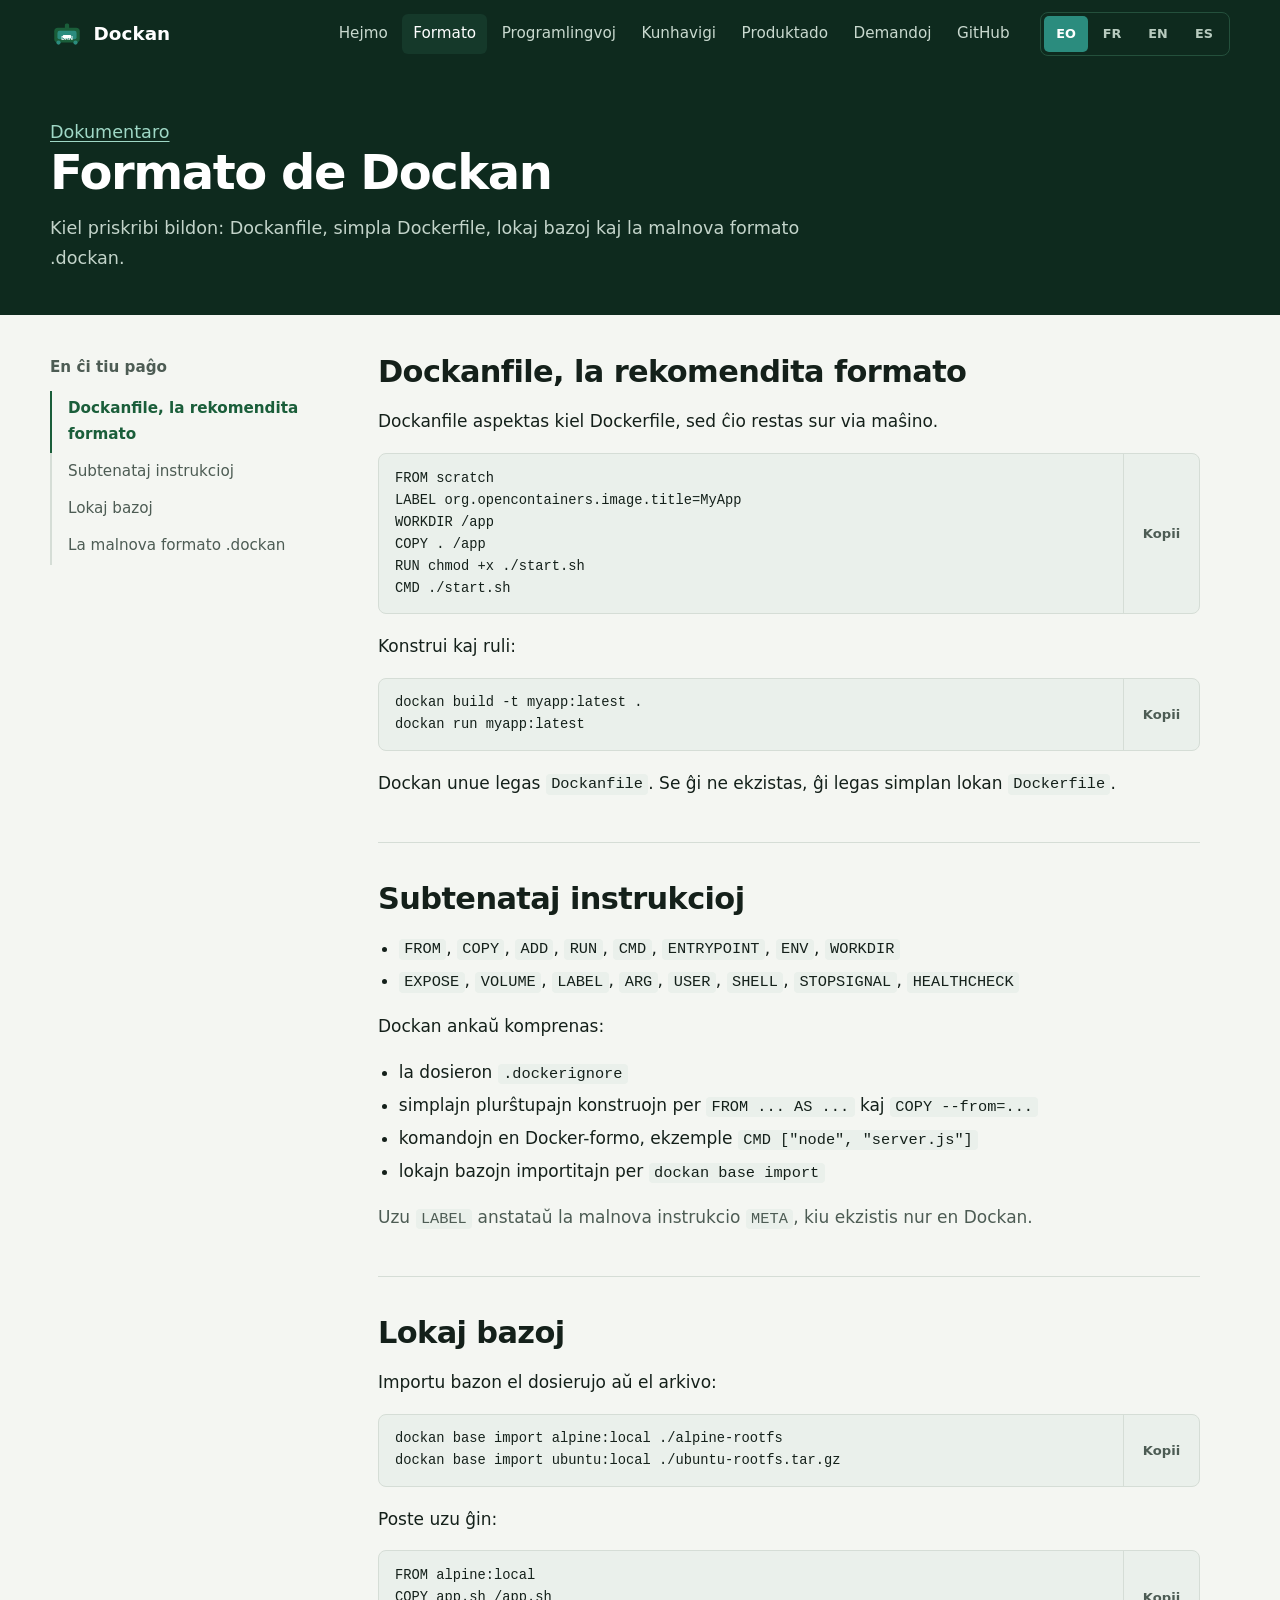
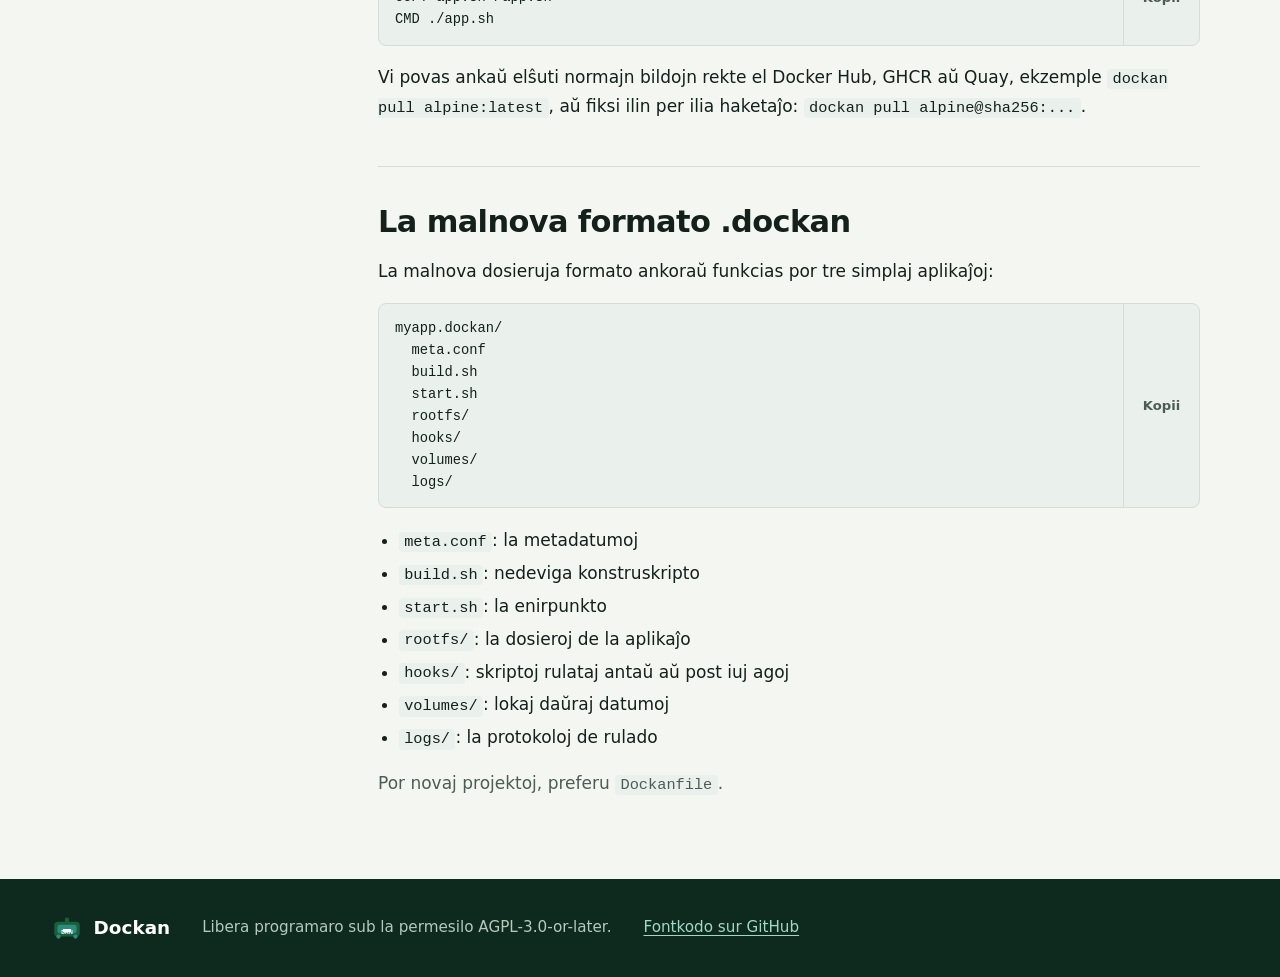
<file: docs/format.html>
<!DOCTYPE html>
<html lang="eo">
<head>
  <meta charset="UTF-8">
  <meta name="viewport" content="width=device-width, initial-scale=1.0, viewport-fit=cover">
  <title>Formato de Dockan | Dockan</title>
  <meta name="description" content="Kiel priskribi bildon: Dockanfile, simpla Dockerfile, lokaj bazoj kaj la malnova formato .dockan.">
  <link rel="canonical" href="https://dockan-conteneurisation-libre.github.io/Dockan/format.html">
  <link rel="icon" type="image/svg+xml" href="dockan-logo.svg">
  <meta property="og:type" content="article">
  <meta property="og:title" content="Formato de Dockan | Dockan">
  <meta property="og:description" content="Kiel priskribi bildon: Dockanfile, simpla Dockerfile, lokaj bazoj kaj la malnova formato .dockan.">
  <meta property="og:image" content="https://dockan-conteneurisation-libre.github.io/Dockan/assets/og-dockan.png">
  <meta name="twitter:card" content="summary_large_image">
  <meta name="theme-color" content="#0e2a1e">
  <link rel="stylesheet" href="assets/doc.css">
</head>
<body>
  <a class="skip" href="#main" data-i18n="ui.skip">Iri al la enhavo</a>
  <div class="masthead">
    <header class="wrap topbar">
      <a class="brand" href="index.html"><img src="dockan-logo.svg" alt="" width="34" height="34"><span>Dockan</span></a>
      <nav class="nav" data-i18n-aria="ui.nav" aria-label="Ĉefa navigado">
        <a href="index.html" data-i18n="nav.home">Hejmo</a>
        <a href="format.html" aria-current="page" data-i18n="nav.format">Formato</a>
        <a href="languages.html" data-i18n="nav.langs">Programlingvoj</a>
        <a href="developer.html" class="opt" data-i18n="nav.dev">Kunhavigi</a>
        <a href="production.html" data-i18n="nav.prod">Produktado</a>
        <a href="faq.html" class="opt" data-i18n="nav.faq">Demandoj</a>
        <a href="https://github.com/Dockan-Conteneurisation-libre/Dockan" rel="noopener">GitHub</a>
      </nav>
      <div class="langs" role="group" data-i18n-aria="ui.lang" aria-label="Lingvo">
        <button type="button" data-lang="eo" aria-pressed="true" lang="eo" title="Esperanto">EO</button>
        <button type="button" data-lang="fr" aria-pressed="false" lang="fr" title="Français">FR</button>
        <button type="button" data-lang="en" aria-pressed="false" lang="en" title="English">EN</button>
        <button type="button" data-lang="es" aria-pressed="false" lang="es" title="Español">ES</button>
      </div>
      <select class="lang-select" data-i18n-aria="ui.lang" aria-label="Lingvo">
        <option value="eo">EO</option><option value="fr">FR</option><option value="en">EN</option><option value="es">ES</option>
      </select>
      <details class="menu">
        <summary data-i18n-aria="ui.menu" aria-label="Menuo"><svg viewBox="0 0 24 24" fill="none" stroke="currentColor" stroke-width="2" stroke-linecap="round" aria-hidden="true"><path d="M4 7h16M4 12h16M4 17h16"/></svg></summary>
        <div class="menu-links">
        <a href="index.html" data-i18n="nav.home">Hejmo</a>
        <a href="format.html" aria-current="page" data-i18n="nav.format">Formato</a>
        <a href="languages.html" data-i18n="nav.langs">Programlingvoj</a>
        <a href="developer.html" data-i18n="nav.dev">Kunhavigi</a>
        <a href="production.html" data-i18n="nav.prod">Produktado</a>
        <a href="faq.html" data-i18n="nav.faq">Demandoj</a>
        <a href="https://github.com/Dockan-Conteneurisation-libre/Dockan" rel="noopener">GitHub</a>
        </div>
      </details>
    </header>
    <div class="wrap page-head">
      <p class="crumb"><a href="index.html#docs" data-i18n="crumb.docs">Dokumentaro</a></p>
      <h1 data-i18n="page.title">Formato de Dockan</h1>
      <p data-i18n="page.lead">Kiel priskribi bildon: Dockanfile, simpla Dockerfile, lokaj bazoj kaj la malnova formato .dockan.</p>
    </div>
  </div>
  <div class="wrap layout">
    <nav class="toc" aria-labelledby="toc-title">
      <h2 id="toc-title" data-i18n="toc.title">En ĉi tiu paĝo</h2>
      <ol>
        <li><a href="#dockanfile" data-i18n="dockanfile.t">Dockanfile, la rekomendita formato</a></li>
        <li><a href="#instructions" data-i18n="instructions.t">Subtenataj instrukcioj</a></li>
        <li><a href="#bases" data-i18n="bases.t">Lokaj bazoj</a></li>
        <li><a href="#legacy" data-i18n="legacy.t">La malnova formato .dockan</a></li>
      </ol>
    </nav>
    <main id="main">
      <article>
<section id="dockanfile">
<h2 data-i18n="dockanfile.t">Dockanfile, la rekomendita formato</h2>
<p data-i18n="dockanfile.0">Dockanfile aspektas kiel Dockerfile, sed ĉio restas sur via maŝino.</p>
<div class="code"><pre><code>FROM scratch
LABEL org.opencontainers.image.title=MyApp
WORKDIR /app
COPY . /app
RUN chmod +x ./start.sh
CMD ./start.sh</code></pre></div>
<p data-i18n="dockanfile.2">Konstrui kaj ruli:</p>
<div class="code"><pre><code>dockan build -t myapp:latest .
dockan run myapp:latest</code></pre></div>
<p data-i18n-html="dockanfile.4">Dockan unue legas <code>Dockanfile</code>. Se ĝi ne ekzistas, ĝi legas simplan lokan <code>Dockerfile</code>.</p>
</section>
<section id="instructions">
<h2 data-i18n="instructions.t">Subtenataj instrukcioj</h2>
<ul><li><code>FROM</code>, <code>COPY</code>, <code>ADD</code>, <code>RUN</code>, <code>CMD</code>, <code>ENTRYPOINT</code>, <code>ENV</code>, <code>WORKDIR</code></li><li><code>EXPOSE</code>, <code>VOLUME</code>, <code>LABEL</code>, <code>ARG</code>, <code>USER</code>, <code>SHELL</code>, <code>STOPSIGNAL</code>, <code>HEALTHCHECK</code></li></ul>
<p data-i18n="instructions.1">Dockan ankaŭ komprenas:</p>
<ul><li data-i18n-html="instructions.2.0">la dosieron <code>.dockerignore</code></li><li data-i18n-html="instructions.2.1">simplajn plurŝtupajn konstruojn per <code>FROM ... AS ...</code> kaj <code>COPY --from=...</code></li><li data-i18n-html="instructions.2.2">komandojn en Docker-formo, ekzemple <code>CMD ["node", "server.js"]</code></li><li data-i18n-html="instructions.2.3">lokajn bazojn importitajn per <code>dockan base import</code></li></ul>
<p class="note" data-i18n-html="instructions.3">Uzu <code>LABEL</code> anstataŭ la malnova instrukcio <code>META</code>, kiu ekzistis nur en Dockan.</p>
</section>
<section id="bases">
<h2 data-i18n="bases.t">Lokaj bazoj</h2>
<p data-i18n="bases.0">Importu bazon el dosierujo aŭ el arkivo:</p>
<div class="code"><pre><code>dockan base import alpine:local ./alpine-rootfs
dockan base import ubuntu:local ./ubuntu-rootfs.tar.gz</code></pre></div>
<p data-i18n="bases.2">Poste uzu ĝin:</p>
<div class="code"><pre><code>FROM alpine:local
COPY app.sh /app.sh
CMD ./app.sh</code></pre></div>
<p data-i18n-html="bases.4">Vi povas ankaŭ elŝuti normajn bildojn rekte el Docker Hub, GHCR aŭ Quay, ekzemple <code>dockan pull alpine:latest</code>, aŭ fiksi ilin per ilia haketaĵo: <code>dockan pull alpine@sha256:...</code>.</p>
</section>
<section id="legacy">
<h2 data-i18n="legacy.t">La malnova formato .dockan</h2>
<p data-i18n="legacy.0">La malnova dosieruja formato ankoraŭ funkcias por tre simplaj aplikaĵoj:</p>
<div class="code"><pre><code>myapp.dockan/
  meta.conf
  build.sh
  start.sh
  rootfs/
  hooks/
  volumes/
  logs/</code></pre></div>
<ul><li data-i18n-html="legacy.2.0"><code>meta.conf</code>: la metadatumoj</li><li data-i18n-html="legacy.2.1"><code>build.sh</code>: nedeviga konstruskripto</li><li data-i18n-html="legacy.2.2"><code>start.sh</code>: la enirpunkto</li><li data-i18n-html="legacy.2.3"><code>rootfs/</code>: la dosieroj de la aplikaĵo</li><li data-i18n-html="legacy.2.4"><code>hooks/</code>: skriptoj rulataj antaŭ aŭ post iuj agoj</li><li data-i18n-html="legacy.2.5"><code>volumes/</code>: lokaj daŭraj datumoj</li><li data-i18n-html="legacy.2.6"><code>logs/</code>: la protokoloj de rulado</li></ul>
<p class="note" data-i18n-html="legacy.3">Por novaj projektoj, preferu <code>Dockanfile</code>.</p>
</section>
      </article>
    </main>
  </div>
  <footer>
    <div class="wrap">
      <a class="brand" href="index.html"><img src="dockan-logo.svg" alt="" width="28" height="28"><span>Dockan</span></a>
      <span data-i18n="foot.license">Libera programaro sub la permesilo AGPL-3.0-or-later.</span>
      <a href="https://github.com/Dockan-Conteneurisation-libre/Dockan" rel="noopener" data-i18n="foot.source">Fontkodo sur GitHub</a>
    </div>
  </footer>
  <script type="application/json" id="i18n-common">
{
 "eo": {
  "ui.skip": "Iri al la enhavo",
  "ui.nav": "Ĉefa navigado",
  "ui.lang": "Lingvo",
  "ui.menu": "Menuo",
  "ui.copy": "Kopii",
  "ui.copied": "Kopiita",
  "ui.selected": "Elektita",
  "nav.home": "Hejmo",
  "nav.format": "Formato",
  "nav.langs": "Programlingvoj",
  "nav.dev": "Kunhavigi",
  "nav.prod": "Produktado",
  "nav.faq": "Demandoj",
  "crumb.docs": "Dokumentaro",
  "toc.title": "En ĉi tiu paĝo",
  "foot.license": "Libera programaro sub la permesilo AGPL-3.0-or-later.",
  "foot.source": "Fontkodo sur GitHub"
 },
 "fr": {
  "ui.skip": "Aller au contenu",
  "ui.nav": "Navigation principale",
  "ui.lang": "Langue",
  "ui.menu": "Menu",
  "ui.copy": "Copier",
  "ui.copied": "Copié",
  "ui.selected": "Sélectionné",
  "nav.home": "Accueil",
  "nav.format": "Format",
  "nav.langs": "Langages",
  "nav.dev": "Partager",
  "nav.prod": "Production",
  "nav.faq": "Questions",
  "crumb.docs": "Documentation",
  "toc.title": "Sur cette page",
  "foot.license": "Logiciel libre sous licence AGPL-3.0-or-later.",
  "foot.source": "Code source sur GitHub"
 },
 "en": {
  "ui.skip": "Skip to content",
  "ui.nav": "Main navigation",
  "ui.lang": "Language",
  "ui.menu": "Menu",
  "ui.copy": "Copy",
  "ui.copied": "Copied",
  "ui.selected": "Selected",
  "nav.home": "Home",
  "nav.format": "Format",
  "nav.langs": "Languages",
  "nav.dev": "Share",
  "nav.prod": "Production",
  "nav.faq": "FAQ",
  "crumb.docs": "Documentation",
  "toc.title": "On this page",
  "foot.license": "Free software under the AGPL-3.0-or-later license.",
  "foot.source": "Source code on GitHub"
 },
 "es": {
  "ui.skip": "Ir al contenido",
  "ui.nav": "Navegación principal",
  "ui.lang": "Idioma",
  "ui.menu": "Menú",
  "ui.copy": "Copiar",
  "ui.copied": "Copiado",
  "ui.selected": "Seleccionado",
  "nav.home": "Inicio",
  "nav.format": "Formato",
  "nav.langs": "Lenguajes",
  "nav.dev": "Compartir",
  "nav.prod": "Producción",
  "nav.faq": "Preguntas",
  "crumb.docs": "Documentación",
  "toc.title": "En esta página",
  "foot.license": "Software libre bajo la licencia AGPL-3.0-or-later.",
  "foot.source": "Código fuente en GitHub"
 }
}
  </script>
  <script type="application/json" id="i18n-data">
{
 "fr": {
  "dockanfile.0": "Un Dockanfile ressemble à un Dockerfile, mais tout reste sur votre machine.",
  "dockanfile.2": "Construire puis lancer :",
  "dockanfile.4": "Dockan lit d’abord <code>Dockanfile</code>. S’il n’existe pas, il lit un <code>Dockerfile</code> local simple.",
  "dockanfile.t": "Dockanfile, le format recommandé",
  "instructions.1": "Dockan comprend aussi :",
  "instructions.2.0": "le fichier <code>.dockerignore</code>",
  "instructions.2.1": "les constructions multi-étapes simples avec <code>FROM ... AS ...</code> et <code>COPY --from=...</code>",
  "instructions.2.2": "les commandes au format Docker, par exemple <code>CMD [\"node\", \"server.js\"]</code>",
  "instructions.2.3": "les bases locales importées avec <code>dockan base import</code>",
  "instructions.3": "Utilisez <code>LABEL</code> plutôt que l’ancienne instruction <code>META</code>, propre à Dockan.",
  "instructions.t": "Instructions prises en charge",
  "bases.0": "Importez une base depuis un dossier ou une archive :",
  "bases.2": "Puis utilisez-la :",
  "bases.4": "Vous pouvez aussi récupérer des images standard sur Docker Hub, GHCR ou Quay, par exemple <code>dockan pull alpine:latest</code>, ou les épingler par leur empreinte : <code>dockan pull alpine@sha256:...</code>.",
  "bases.t": "Bases locales",
  "legacy.0": "L’ancien format en dossier fonctionne encore pour les applications très simples :",
  "legacy.2.0": "<code>meta.conf</code> : les métadonnées",
  "legacy.2.1": "<code>build.sh</code> : script de construction facultatif",
  "legacy.2.2": "<code>start.sh</code> : le point d’entrée",
  "legacy.2.3": "<code>rootfs/</code> : les fichiers de l’application",
  "legacy.2.4": "<code>hooks/</code> : scripts lancés avant ou après certaines actions",
  "legacy.2.5": "<code>volumes/</code> : données persistantes locales",
  "legacy.2.6": "<code>logs/</code> : les journaux d’exécution",
  "legacy.3": "Pour un nouveau projet, préférez <code>Dockanfile</code>.",
  "legacy.t": "L’ancien format .dockan",
  "page.title": "Format Dockan",
  "page.lead": "Comment décrire une image : Dockanfile, Dockerfile simple, bases locales et l’ancien format .dockan."
 },
 "en": {
  "dockanfile.0": "A Dockanfile looks like a Dockerfile, but everything stays on your machine.",
  "dockanfile.2": "Build, then run:",
  "dockanfile.4": "Dockan reads <code>Dockanfile</code> first. If there is none, it reads a simple local <code>Dockerfile</code>.",
  "dockanfile.t": "Dockanfile, the recommended format",
  "instructions.1": "Dockan also understands:",
  "instructions.2.0": "the <code>.dockerignore</code> file",
  "instructions.2.1": "simple multi-stage builds with <code>FROM ... AS ...</code> and <code>COPY --from=...</code>",
  "instructions.2.2": "Docker exec-form commands, for example <code>CMD [\"node\", \"server.js\"]</code>",
  "instructions.2.3": "local bases imported with <code>dockan base import</code>",
  "instructions.3": "Use <code>LABEL</code> instead of the old Dockan-only <code>META</code> instruction.",
  "instructions.t": "Supported instructions",
  "bases.0": "Import a base from a folder or an archive:",
  "bases.2": "Then use it:",
  "bases.4": "You can also pull standard images from Docker Hub, GHCR or Quay, for example <code>dockan pull alpine:latest</code>, or pin them by digest: <code>dockan pull alpine@sha256:...</code>.",
  "bases.t": "Local bases",
  "legacy.0": "The old folder format still works for very simple apps:",
  "legacy.2.0": "<code>meta.conf</code>: metadata",
  "legacy.2.1": "<code>build.sh</code>: optional build script",
  "legacy.2.2": "<code>start.sh</code>: the entry point",
  "legacy.2.3": "<code>rootfs/</code>: the application files",
  "legacy.2.4": "<code>hooks/</code>: scripts run before or after some actions",
  "legacy.2.5": "<code>volumes/</code>: local persistent data",
  "legacy.2.6": "<code>logs/</code>: run logs",
  "legacy.3": "For new projects, prefer <code>Dockanfile</code>.",
  "legacy.t": "The legacy .dockan format",
  "page.title": "Dockan format",
  "page.lead": "How to describe an image: Dockanfile, simple Dockerfile, local bases and the legacy .dockan format."
 },
 "es": {
  "dockanfile.0": "Un Dockanfile se parece a un Dockerfile, pero todo se queda en tu máquina.",
  "dockanfile.2": "Construir y ejecutar:",
  "dockanfile.4": "Dockan lee primero <code>Dockanfile</code>. Si no existe, lee un <code>Dockerfile</code> local sencillo.",
  "dockanfile.t": "Dockanfile, el formato recomendado",
  "instructions.1": "Dockan también entiende:",
  "instructions.2.0": "el archivo <code>.dockerignore</code>",
  "instructions.2.1": "compilaciones multietapa sencillas con <code>FROM ... AS ...</code> y <code>COPY --from=...</code>",
  "instructions.2.2": "comandos en formato Docker, por ejemplo <code>CMD [\"node\", \"server.js\"]</code>",
  "instructions.2.3": "bases locales importadas con <code>dockan base import</code>",
  "instructions.3": "Usa <code>LABEL</code> en lugar de la antigua instrucción <code>META</code>, propia de Dockan.",
  "instructions.t": "Instrucciones admitidas",
  "bases.0": "Importa una base desde una carpeta o un archivo comprimido:",
  "bases.2": "Luego úsala:",
  "bases.4": "También puedes descargar imágenes estándar de Docker Hub, GHCR o Quay, por ejemplo <code>dockan pull alpine:latest</code>, o fijarlas por su huella: <code>dockan pull alpine@sha256:...</code>.",
  "bases.t": "Bases locales",
  "legacy.0": "El antiguo formato de carpeta sigue funcionando para aplicaciones muy sencillas:",
  "legacy.2.0": "<code>meta.conf</code>: los metadatos",
  "legacy.2.1": "<code>build.sh</code>: script de construcción opcional",
  "legacy.2.2": "<code>start.sh</code>: el punto de entrada",
  "legacy.2.3": "<code>rootfs/</code>: los archivos de la aplicación",
  "legacy.2.4": "<code>hooks/</code>: scripts que se ejecutan antes o después de algunas acciones",
  "legacy.2.5": "<code>volumes/</code>: datos persistentes locales",
  "legacy.2.6": "<code>logs/</code>: los registros de ejecución",
  "legacy.3": "Para proyectos nuevos, prefiere <code>Dockanfile</code>.",
  "legacy.t": "El antiguo formato .dockan",
  "page.title": "Formato Dockan",
  "page.lead": "Cómo describir una imagen: Dockanfile, Dockerfile sencillo, bases locales y el antiguo formato .dockan."
 }
}
  </script>
  <script src="assets/doc.js"></script>
</body>
</html>
</file>
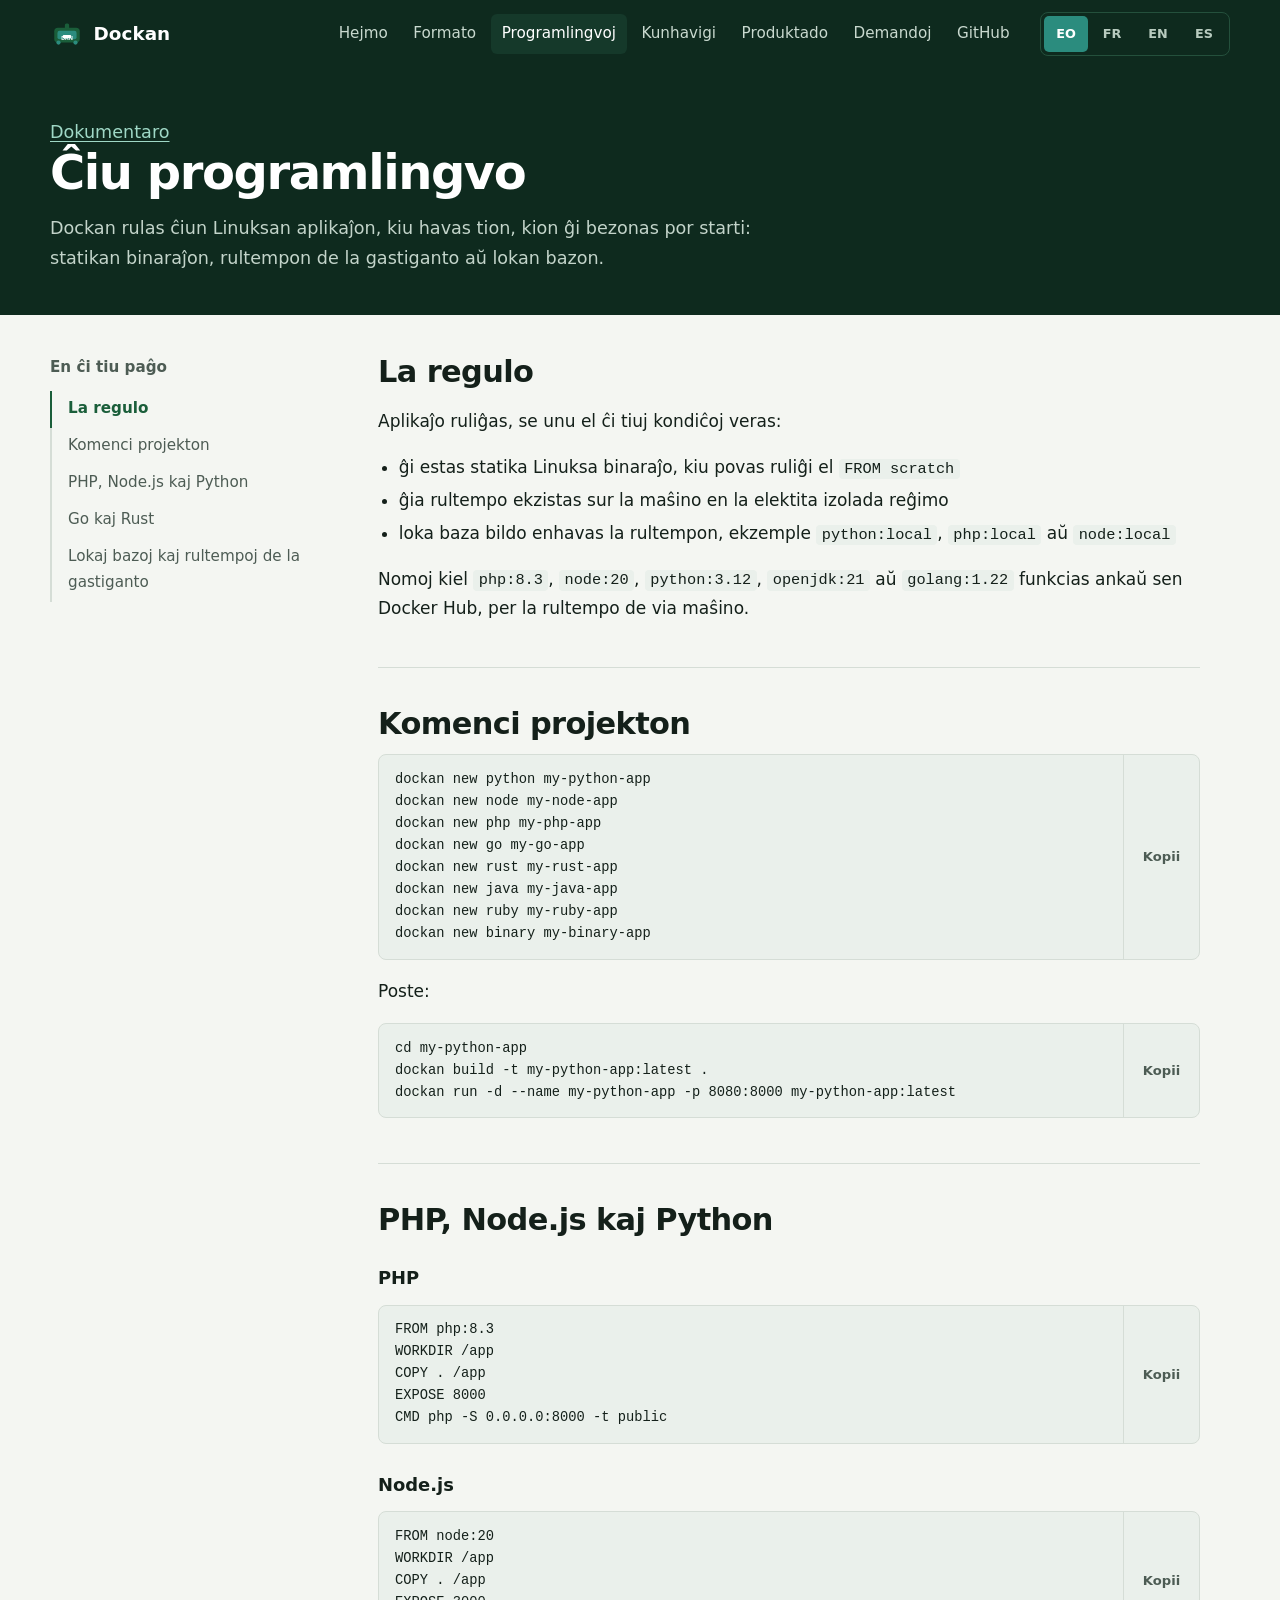
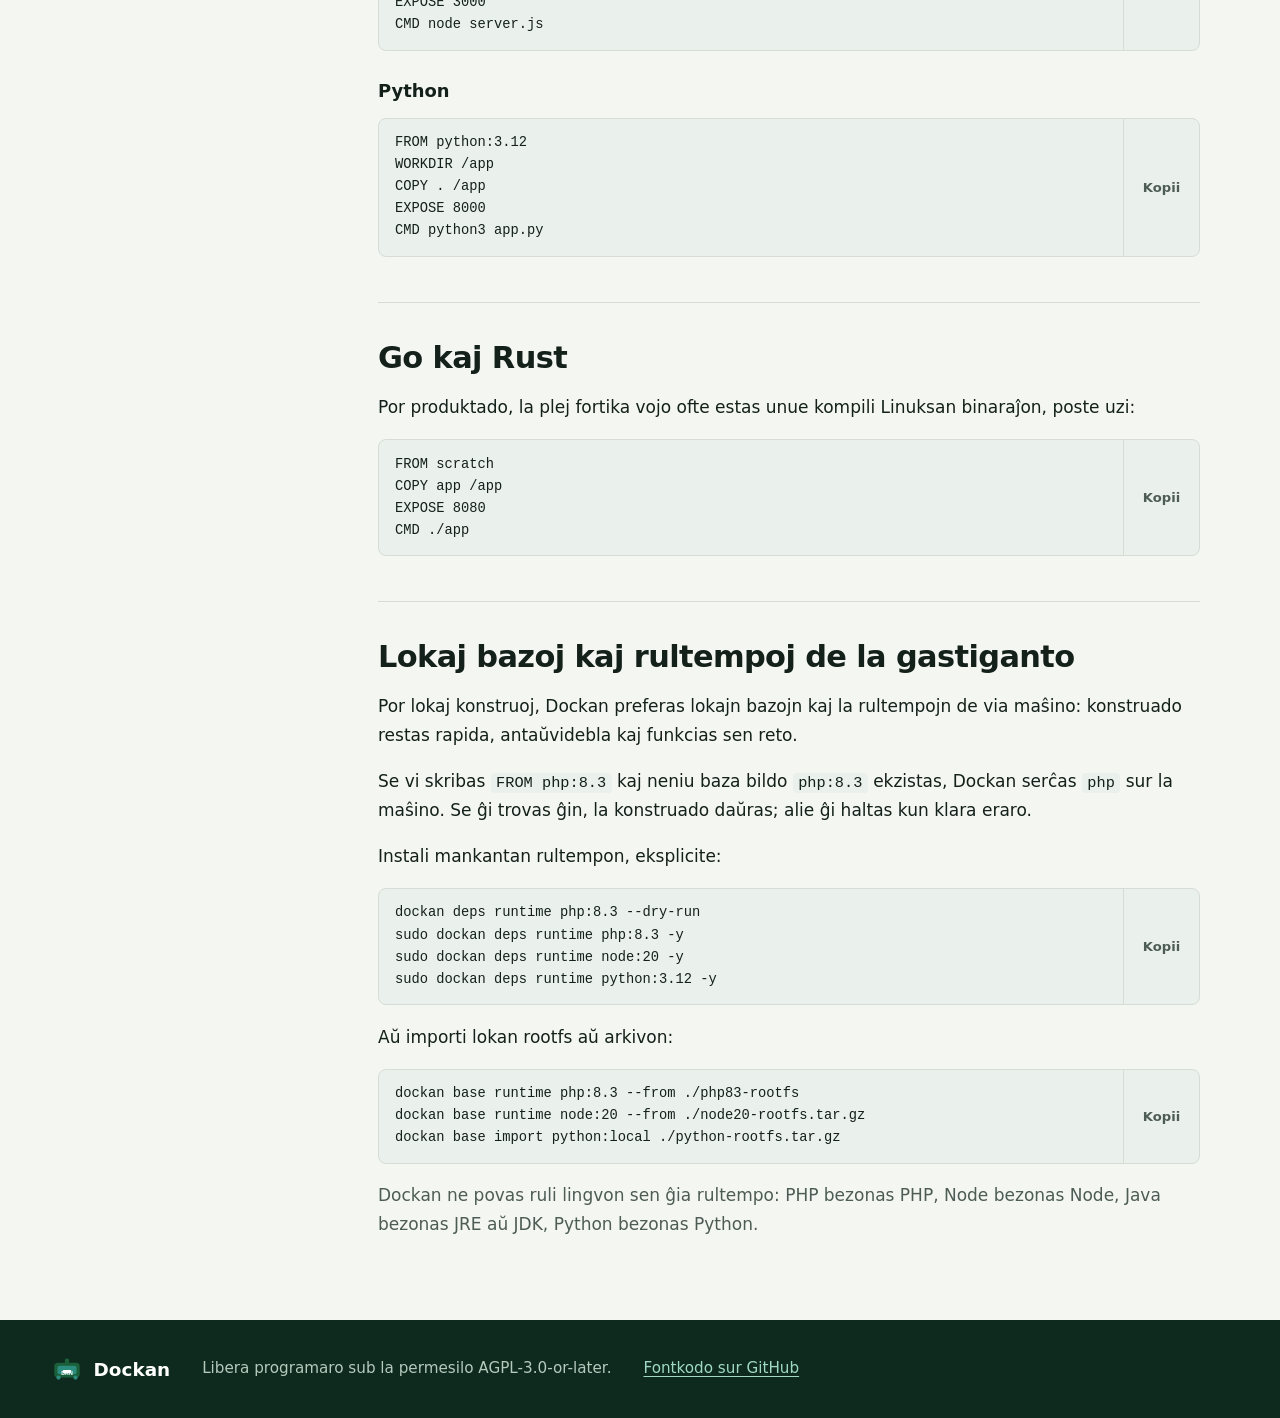
<file: docs/languages.html>
<!DOCTYPE html>
<html lang="eo">
<head>
  <meta charset="UTF-8">
  <meta name="viewport" content="width=device-width, initial-scale=1.0, viewport-fit=cover">
  <title>Ĉiu programlingvo | Dockan</title>
  <meta name="description" content="Dockan rulas ĉiun Linuksan aplikaĵon, kiu havas tion, kion ĝi bezonas por starti: statikan binaraĵon, rultempon de la gastiganto aŭ lokan bazon.">
  <link rel="canonical" href="https://dockan-conteneurisation-libre.github.io/Dockan/languages.html">
  <link rel="icon" type="image/svg+xml" href="dockan-logo.svg">
  <meta property="og:type" content="article">
  <meta property="og:title" content="Ĉiu programlingvo | Dockan">
  <meta property="og:description" content="Dockan rulas ĉiun Linuksan aplikaĵon, kiu havas tion, kion ĝi bezonas por starti: statikan binaraĵon, rultempon de la gastiganto aŭ lokan bazon.">
  <meta property="og:image" content="https://dockan-conteneurisation-libre.github.io/Dockan/assets/og-dockan.png">
  <meta name="twitter:card" content="summary_large_image">
  <meta name="theme-color" content="#0e2a1e">
  <link rel="stylesheet" href="assets/doc.css">
</head>
<body>
  <a class="skip" href="#main" data-i18n="ui.skip">Iri al la enhavo</a>
  <div class="masthead">
    <header class="wrap topbar">
      <a class="brand" href="index.html"><img src="dockan-logo.svg" alt="" width="34" height="34"><span>Dockan</span></a>
      <nav class="nav" data-i18n-aria="ui.nav" aria-label="Ĉefa navigado">
        <a href="index.html" data-i18n="nav.home">Hejmo</a>
        <a href="format.html" data-i18n="nav.format">Formato</a>
        <a href="languages.html" aria-current="page" data-i18n="nav.langs">Programlingvoj</a>
        <a href="developer.html" class="opt" data-i18n="nav.dev">Kunhavigi</a>
        <a href="production.html" data-i18n="nav.prod">Produktado</a>
        <a href="faq.html" class="opt" data-i18n="nav.faq">Demandoj</a>
        <a href="https://github.com/Dockan-Conteneurisation-libre/Dockan" rel="noopener">GitHub</a>
      </nav>
      <div class="langs" role="group" data-i18n-aria="ui.lang" aria-label="Lingvo">
        <button type="button" data-lang="eo" aria-pressed="true" lang="eo" title="Esperanto">EO</button>
        <button type="button" data-lang="fr" aria-pressed="false" lang="fr" title="Français">FR</button>
        <button type="button" data-lang="en" aria-pressed="false" lang="en" title="English">EN</button>
        <button type="button" data-lang="es" aria-pressed="false" lang="es" title="Español">ES</button>
      </div>
      <select class="lang-select" data-i18n-aria="ui.lang" aria-label="Lingvo">
        <option value="eo">EO</option><option value="fr">FR</option><option value="en">EN</option><option value="es">ES</option>
      </select>
      <details class="menu">
        <summary data-i18n-aria="ui.menu" aria-label="Menuo"><svg viewBox="0 0 24 24" fill="none" stroke="currentColor" stroke-width="2" stroke-linecap="round" aria-hidden="true"><path d="M4 7h16M4 12h16M4 17h16"/></svg></summary>
        <div class="menu-links">
        <a href="index.html" data-i18n="nav.home">Hejmo</a>
        <a href="format.html" data-i18n="nav.format">Formato</a>
        <a href="languages.html" aria-current="page" data-i18n="nav.langs">Programlingvoj</a>
        <a href="developer.html" data-i18n="nav.dev">Kunhavigi</a>
        <a href="production.html" data-i18n="nav.prod">Produktado</a>
        <a href="faq.html" data-i18n="nav.faq">Demandoj</a>
        <a href="https://github.com/Dockan-Conteneurisation-libre/Dockan" rel="noopener">GitHub</a>
        </div>
      </details>
    </header>
    <div class="wrap page-head">
      <p class="crumb"><a href="index.html#docs" data-i18n="crumb.docs">Dokumentaro</a></p>
      <h1 data-i18n="page.title">Ĉiu programlingvo</h1>
      <p data-i18n="page.lead">Dockan rulas ĉiun Linuksan aplikaĵon, kiu havas tion, kion ĝi bezonas por starti: statikan binaraĵon, rultempon de la gastiganto aŭ lokan bazon.</p>
    </div>
  </div>
  <div class="wrap layout">
    <nav class="toc" aria-labelledby="toc-title">
      <h2 id="toc-title" data-i18n="toc.title">En ĉi tiu paĝo</h2>
      <ol>
        <li><a href="#rule" data-i18n="rule.t">La regulo</a></li>
        <li><a href="#start" data-i18n="start.t">Komenci projekton</a></li>
        <li><a href="#examples" data-i18n="examples.t">PHP, Node.js kaj Python</a></li>
        <li><a href="#compiled" data-i18n="compiled.t">Go kaj Rust</a></li>
        <li><a href="#runtimes" data-i18n="runtimes.t">Lokaj bazoj kaj rultempoj de la gastiganto</a></li>
      </ol>
    </nav>
    <main id="main">
      <article>
<section id="rule">
<h2 data-i18n="rule.t">La regulo</h2>
<p data-i18n="rule.0">Aplikaĵo ruliĝas, se unu el ĉi tiuj kondiĉoj veras:</p>
<ul><li data-i18n-html="rule.1.0">ĝi estas statika Linuksa binaraĵo, kiu povas ruliĝi el <code>FROM scratch</code></li><li data-i18n="rule.1.1">ĝia rultempo ekzistas sur la maŝino en la elektita izolada reĝimo</li><li data-i18n-html="rule.1.2">loka baza bildo enhavas la rultempon, ekzemple <code>python:local</code>, <code>php:local</code> aŭ <code>node:local</code></li></ul>
<p data-i18n-html="rule.2">Nomoj kiel <code>php:8.3</code>, <code>node:20</code>, <code>python:3.12</code>, <code>openjdk:21</code> aŭ <code>golang:1.22</code> funkcias ankaŭ sen Docker Hub, per la rultempo de via maŝino.</p>
</section>
<section id="start">
<h2 data-i18n="start.t">Komenci projekton</h2>
<div class="code"><pre><code>dockan new python my-python-app
dockan new node my-node-app
dockan new php my-php-app
dockan new go my-go-app
dockan new rust my-rust-app
dockan new java my-java-app
dockan new ruby my-ruby-app
dockan new binary my-binary-app</code></pre></div>
<p data-i18n="start.1">Poste:</p>
<div class="code"><pre><code>cd my-python-app
dockan build -t my-python-app:latest .
dockan run -d --name my-python-app -p 8080:8000 my-python-app:latest</code></pre></div>
</section>
<section id="examples">
<h2 data-i18n="examples.t">PHP, Node.js kaj Python</h2>
<h3 data-i18n="examples.0">PHP</h3>
<div class="code"><pre><code>FROM php:8.3
WORKDIR /app
COPY . /app
EXPOSE 8000
CMD php -S 0.0.0.0:8000 -t public</code></pre></div>
<h3 data-i18n="examples.2">Node.js</h3>
<div class="code"><pre><code>FROM node:20
WORKDIR /app
COPY . /app
EXPOSE 3000
CMD node server.js</code></pre></div>
<h3 data-i18n="examples.4">Python</h3>
<div class="code"><pre><code>FROM python:3.12
WORKDIR /app
COPY . /app
EXPOSE 8000
CMD python3 app.py</code></pre></div>
</section>
<section id="compiled">
<h2 data-i18n="compiled.t">Go kaj Rust</h2>
<p data-i18n="compiled.0">Por produktado, la plej fortika vojo ofte estas unue kompili Linuksan binaraĵon, poste uzi:</p>
<div class="code"><pre><code>FROM scratch
COPY app /app
EXPOSE 8080
CMD ./app</code></pre></div>
</section>
<section id="runtimes">
<h2 data-i18n="runtimes.t">Lokaj bazoj kaj rultempoj de la gastiganto</h2>
<p data-i18n="runtimes.0">Por lokaj konstruoj, Dockan preferas lokajn bazojn kaj la rultempojn de via maŝino: konstruado restas rapida, antaŭvidebla kaj funkcias sen reto.</p>
<p data-i18n-html="runtimes.1">Se vi skribas <code>FROM php:8.3</code> kaj neniu baza bildo <code>php:8.3</code> ekzistas, Dockan serĉas <code>php</code> sur la maŝino. Se ĝi trovas ĝin, la konstruado daŭras; alie ĝi haltas kun klara eraro.</p>
<p data-i18n="runtimes.2">Instali mankantan rultempon, eksplicite:</p>
<div class="code"><pre><code>dockan deps runtime php:8.3 --dry-run
sudo dockan deps runtime php:8.3 -y
sudo dockan deps runtime node:20 -y
sudo dockan deps runtime python:3.12 -y</code></pre></div>
<p data-i18n="runtimes.4">Aŭ importi lokan rootfs aŭ arkivon:</p>
<div class="code"><pre><code>dockan base runtime php:8.3 --from ./php83-rootfs
dockan base runtime node:20 --from ./node20-rootfs.tar.gz
dockan base import python:local ./python-rootfs.tar.gz</code></pre></div>
<p class="note" data-i18n="runtimes.6">Dockan ne povas ruli lingvon sen ĝia rultempo: PHP bezonas PHP, Node bezonas Node, Java bezonas JRE aŭ JDK, Python bezonas Python.</p>
</section>
      </article>
    </main>
  </div>
  <footer>
    <div class="wrap">
      <a class="brand" href="index.html"><img src="dockan-logo.svg" alt="" width="28" height="28"><span>Dockan</span></a>
      <span data-i18n="foot.license">Libera programaro sub la permesilo AGPL-3.0-or-later.</span>
      <a href="https://github.com/Dockan-Conteneurisation-libre/Dockan" rel="noopener" data-i18n="foot.source">Fontkodo sur GitHub</a>
    </div>
  </footer>
  <script type="application/json" id="i18n-common">
{
 "eo": {
  "ui.skip": "Iri al la enhavo",
  "ui.nav": "Ĉefa navigado",
  "ui.lang": "Lingvo",
  "ui.menu": "Menuo",
  "ui.copy": "Kopii",
  "ui.copied": "Kopiita",
  "ui.selected": "Elektita",
  "nav.home": "Hejmo",
  "nav.format": "Formato",
  "nav.langs": "Programlingvoj",
  "nav.dev": "Kunhavigi",
  "nav.prod": "Produktado",
  "nav.faq": "Demandoj",
  "crumb.docs": "Dokumentaro",
  "toc.title": "En ĉi tiu paĝo",
  "foot.license": "Libera programaro sub la permesilo AGPL-3.0-or-later.",
  "foot.source": "Fontkodo sur GitHub"
 },
 "fr": {
  "ui.skip": "Aller au contenu",
  "ui.nav": "Navigation principale",
  "ui.lang": "Langue",
  "ui.menu": "Menu",
  "ui.copy": "Copier",
  "ui.copied": "Copié",
  "ui.selected": "Sélectionné",
  "nav.home": "Accueil",
  "nav.format": "Format",
  "nav.langs": "Langages",
  "nav.dev": "Partager",
  "nav.prod": "Production",
  "nav.faq": "Questions",
  "crumb.docs": "Documentation",
  "toc.title": "Sur cette page",
  "foot.license": "Logiciel libre sous licence AGPL-3.0-or-later.",
  "foot.source": "Code source sur GitHub"
 },
 "en": {
  "ui.skip": "Skip to content",
  "ui.nav": "Main navigation",
  "ui.lang": "Language",
  "ui.menu": "Menu",
  "ui.copy": "Copy",
  "ui.copied": "Copied",
  "ui.selected": "Selected",
  "nav.home": "Home",
  "nav.format": "Format",
  "nav.langs": "Languages",
  "nav.dev": "Share",
  "nav.prod": "Production",
  "nav.faq": "FAQ",
  "crumb.docs": "Documentation",
  "toc.title": "On this page",
  "foot.license": "Free software under the AGPL-3.0-or-later license.",
  "foot.source": "Source code on GitHub"
 },
 "es": {
  "ui.skip": "Ir al contenido",
  "ui.nav": "Navegación principal",
  "ui.lang": "Idioma",
  "ui.menu": "Menú",
  "ui.copy": "Copiar",
  "ui.copied": "Copiado",
  "ui.selected": "Seleccionado",
  "nav.home": "Inicio",
  "nav.format": "Formato",
  "nav.langs": "Lenguajes",
  "nav.dev": "Compartir",
  "nav.prod": "Producción",
  "nav.faq": "Preguntas",
  "crumb.docs": "Documentación",
  "toc.title": "En esta página",
  "foot.license": "Software libre bajo la licencia AGPL-3.0-or-later.",
  "foot.source": "Código fuente en GitHub"
 }
}
  </script>
  <script type="application/json" id="i18n-data">
{
 "fr": {
  "rule.0": "Une application tourne si l’une de ces conditions est remplie :",
  "rule.1.0": "c’est un binaire Linux statique qui peut tourner depuis <code>FROM scratch</code>",
  "rule.1.1": "son environnement d’exécution existe sur la machine dans le mode d’isolation choisi",
  "rule.1.2": "une base locale contient l’environnement, par exemple <code>python:local</code>, <code>php:local</code> ou <code>node:local</code>",
  "rule.2": "Des noms comme <code>php:8.3</code>, <code>node:20</code>, <code>python:3.12</code>, <code>openjdk:21</code> ou <code>golang:1.22</code> fonctionnent aussi sans Docker Hub, grâce à l’environnement de votre machine.",
  "rule.t": "La règle",
  "start.1": "Ensuite :",
  "start.t": "Démarrer un projet",
  "examples.0": "PHP",
  "examples.2": "Node.js",
  "examples.4": "Python",
  "examples.t": "PHP, Node.js et Python",
  "compiled.0": "En production, le plus solide est souvent de compiler d’abord un binaire Linux, puis d’utiliser :",
  "compiled.t": "Go et Rust",
  "runtimes.0": "Pour les constructions locales, Dockan privilégie les bases locales et les environnements de votre machine : la construction reste rapide, prévisible et fonctionne hors ligne.",
  "runtimes.1": "Si vous écrivez <code>FROM php:8.3</code> et qu’aucune base <code>php:8.3</code> n’existe, Dockan cherche <code>php</code> sur la machine. S’il le trouve, la construction continue ; sinon il s’arrête avec une erreur claire.",
  "runtimes.2": "Installer un environnement manquant, explicitement :",
  "runtimes.4": "Ou importer un rootfs local ou une archive :",
  "runtimes.6": "Dockan ne peut pas lancer un langage sans son environnement : PHP a besoin de PHP, Node de Node, Java d’un JRE ou JDK, Python de Python.",
  "runtimes.t": "Bases locales et environnements de l’hôte",
  "page.title": "Tous les langages",
  "page.lead": "Dockan lance toute application Linux qui dispose de ce qu’il lui faut pour démarrer : un binaire statique, l’environnement de l’hôte ou une base locale."
 },
 "en": {
  "rule.0": "An app runs when one of these is true:",
  "rule.1.0": "it is a static Linux binary that can run from <code>FROM scratch</code>",
  "rule.1.1": "its runtime exists on the machine in the selected isolation mode",
  "rule.1.2": "a local base contains the runtime, for example <code>python:local</code>, <code>php:local</code> or <code>node:local</code>",
  "rule.2": "Names such as <code>php:8.3</code>, <code>node:20</code>, <code>python:3.12</code>, <code>openjdk:21</code> or <code>golang:1.22</code> also work without Docker Hub, through your machine’s runtime.",
  "rule.t": "The rule",
  "start.1": "Then:",
  "start.t": "Start a project",
  "examples.0": "PHP",
  "examples.2": "Node.js",
  "examples.4": "Python",
  "examples.t": "PHP, Node.js and Python",
  "compiled.0": "For production, the strongest path is often to build a Linux binary first, then use:",
  "compiled.t": "Go and Rust",
  "runtimes.0": "For local builds, Dockan prefers local bases and your machine’s runtimes: builds stay fast, predictable and work offline.",
  "runtimes.1": "If you write <code>FROM php:8.3</code> and no <code>php:8.3</code> base exists, Dockan looks for <code>php</code> on the machine. If it finds it, the build continues; otherwise it stops with a clear error.",
  "runtimes.2": "Install a missing runtime, explicitly:",
  "runtimes.4": "Or import a local rootfs or archive:",
  "runtimes.6": "Dockan cannot run a language without its runtime: PHP needs PHP, Node needs Node, Java needs a JRE or JDK, Python needs Python.",
  "runtimes.t": "Local bases and host runtimes",
  "page.title": "Any language",
  "page.lead": "Dockan runs any Linux app that has what it needs to start: a static binary, the host runtime or a local base."
 },
 "es": {
  "rule.0": "Una aplicación funciona si se cumple una de estas condiciones:",
  "rule.1.0": "es un binario estático de Linux que puede funcionar desde <code>FROM scratch</code>",
  "rule.1.1": "su entorno de ejecución existe en la máquina en el modo de aislamiento elegido",
  "rule.1.2": "una base local contiene el entorno, por ejemplo <code>python:local</code>, <code>php:local</code> o <code>node:local</code>",
  "rule.2": "Nombres como <code>php:8.3</code>, <code>node:20</code>, <code>python:3.12</code>, <code>openjdk:21</code> o <code>golang:1.22</code> también funcionan sin Docker Hub, gracias al entorno de tu máquina.",
  "rule.t": "La regla",
  "start.1": "Después:",
  "start.t": "Empezar un proyecto",
  "examples.0": "PHP",
  "examples.2": "Node.js",
  "examples.4": "Python",
  "examples.t": "PHP, Node.js y Python",
  "compiled.0": "En producción, lo más sólido suele ser compilar primero un binario de Linux y luego usar:",
  "compiled.t": "Go y Rust",
  "runtimes.0": "Para compilaciones locales, Dockan prefiere las bases locales y los entornos de tu máquina: la compilación es rápida, predecible y funciona sin conexión.",
  "runtimes.1": "Si escribes <code>FROM php:8.3</code> y no existe ninguna base <code>php:8.3</code>, Dockan busca <code>php</code> en la máquina. Si lo encuentra, la compilación continúa; si no, se detiene con un error claro.",
  "runtimes.2": "Instalar un entorno que falta, de forma explícita:",
  "runtimes.4": "O importar un rootfs local o un archivo comprimido:",
  "runtimes.6": "Dockan no puede ejecutar un lenguaje sin su entorno: PHP necesita PHP, Node necesita Node, Java necesita un JRE o JDK, Python necesita Python.",
  "runtimes.t": "Bases locales y entornos del sistema",
  "page.title": "Cualquier lenguaje",
  "page.lead": "Dockan ejecuta cualquier aplicación de Linux que tenga lo que necesita para arrancar: un binario estático, el entorno del sistema o una base local."
 }
}
  </script>
  <script src="assets/doc.js"></script>
</body>
</html>
</file>
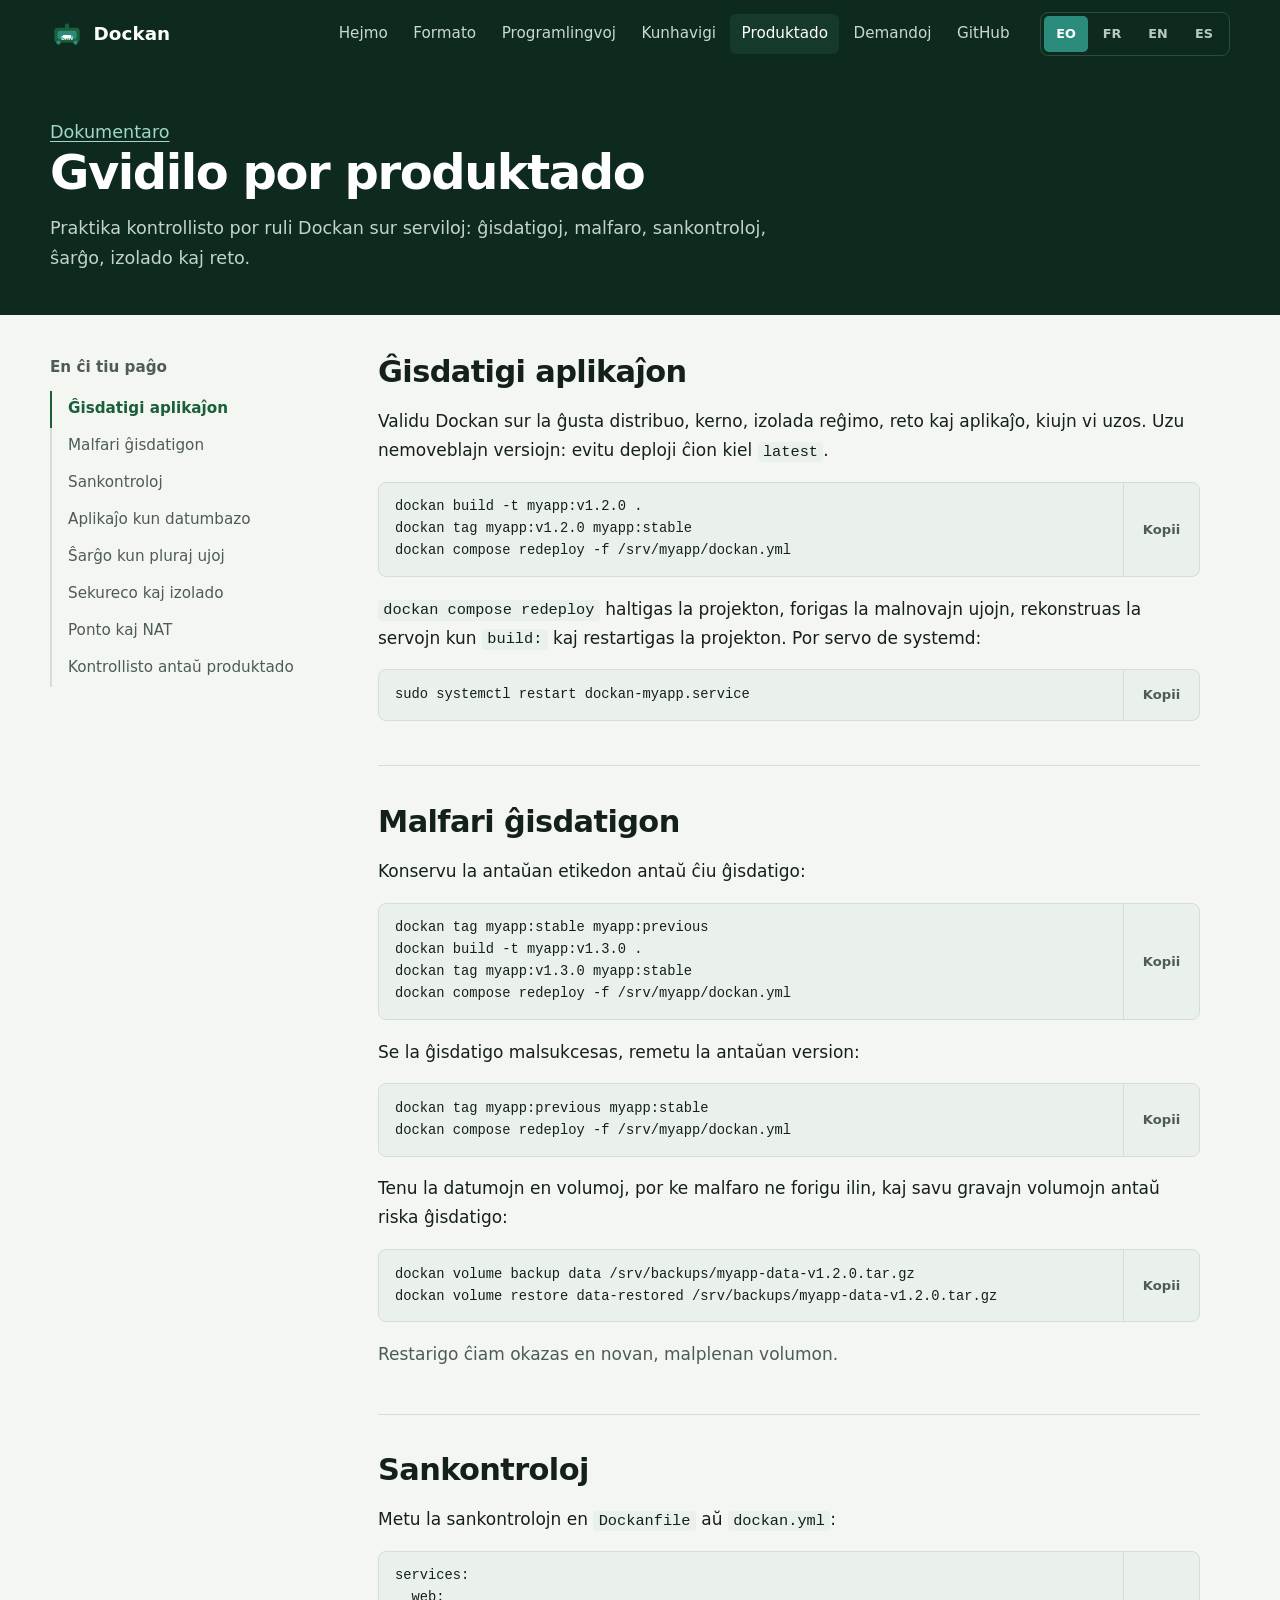
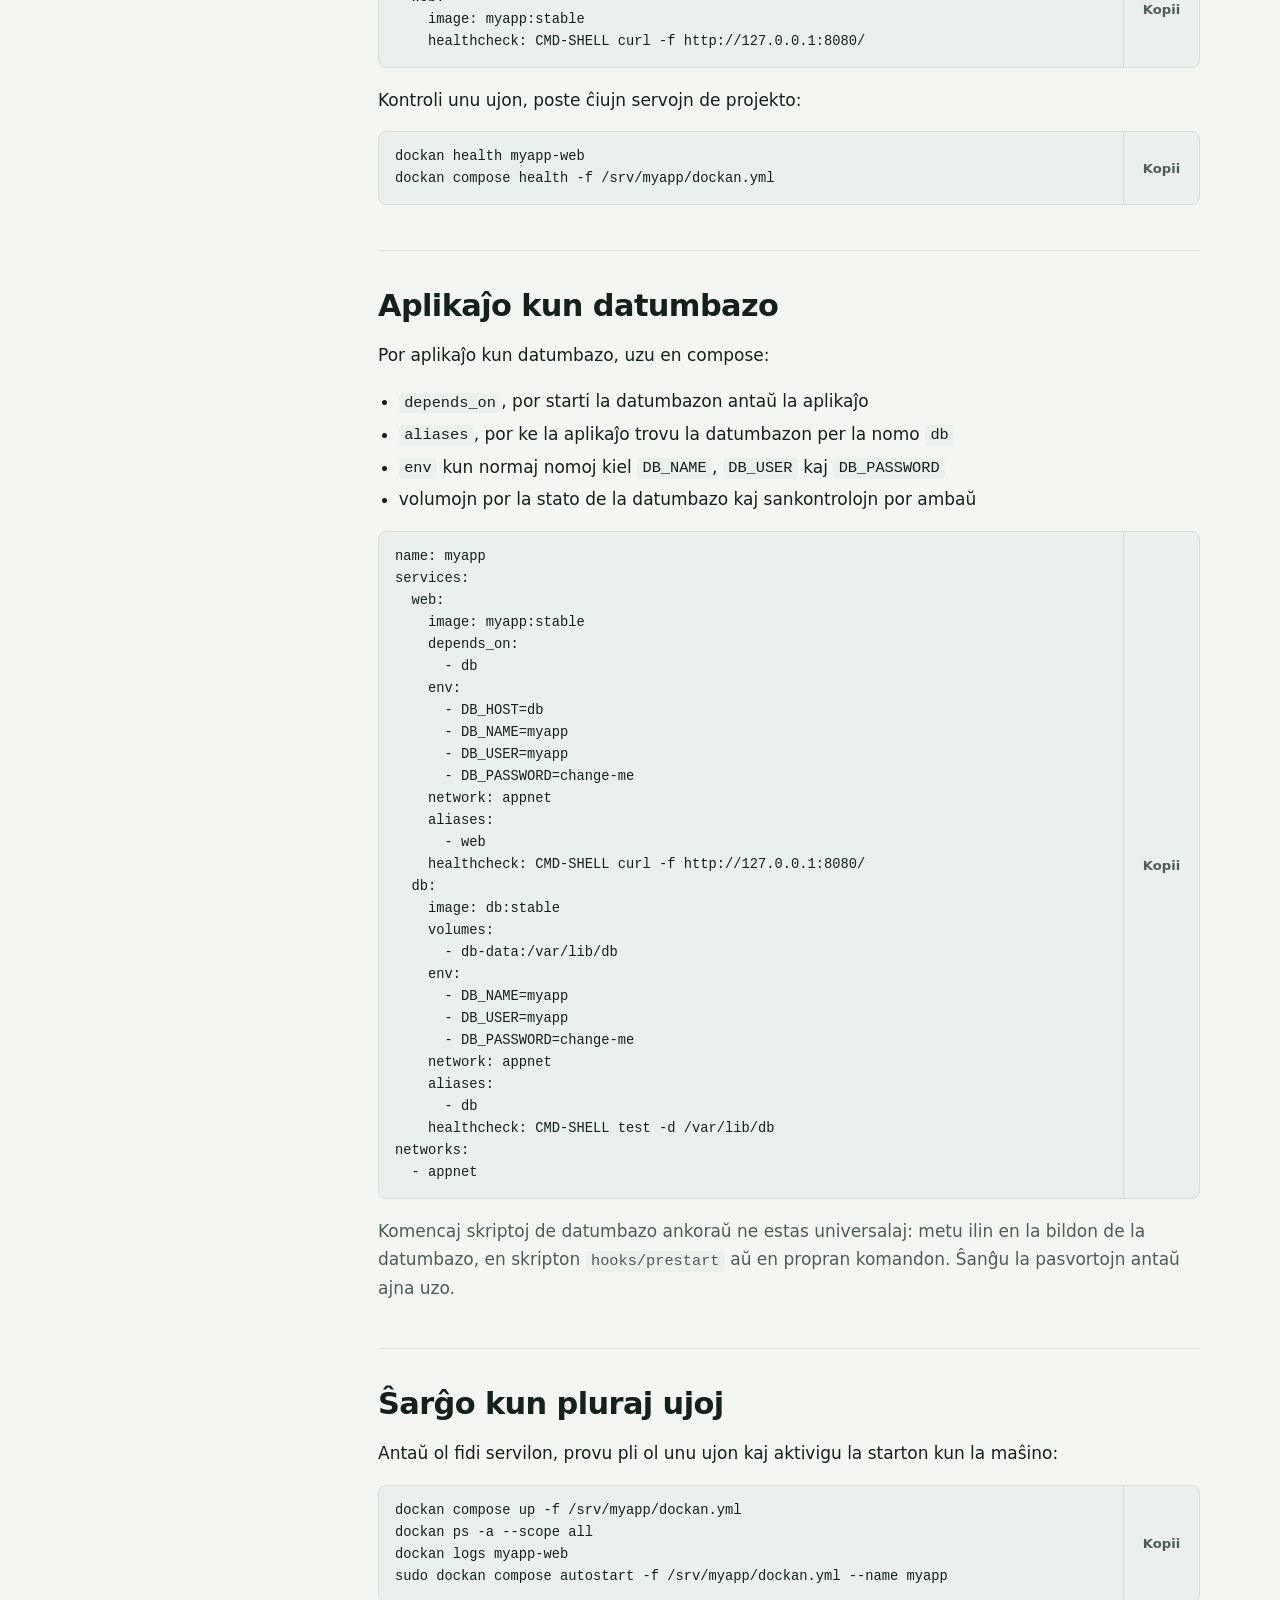
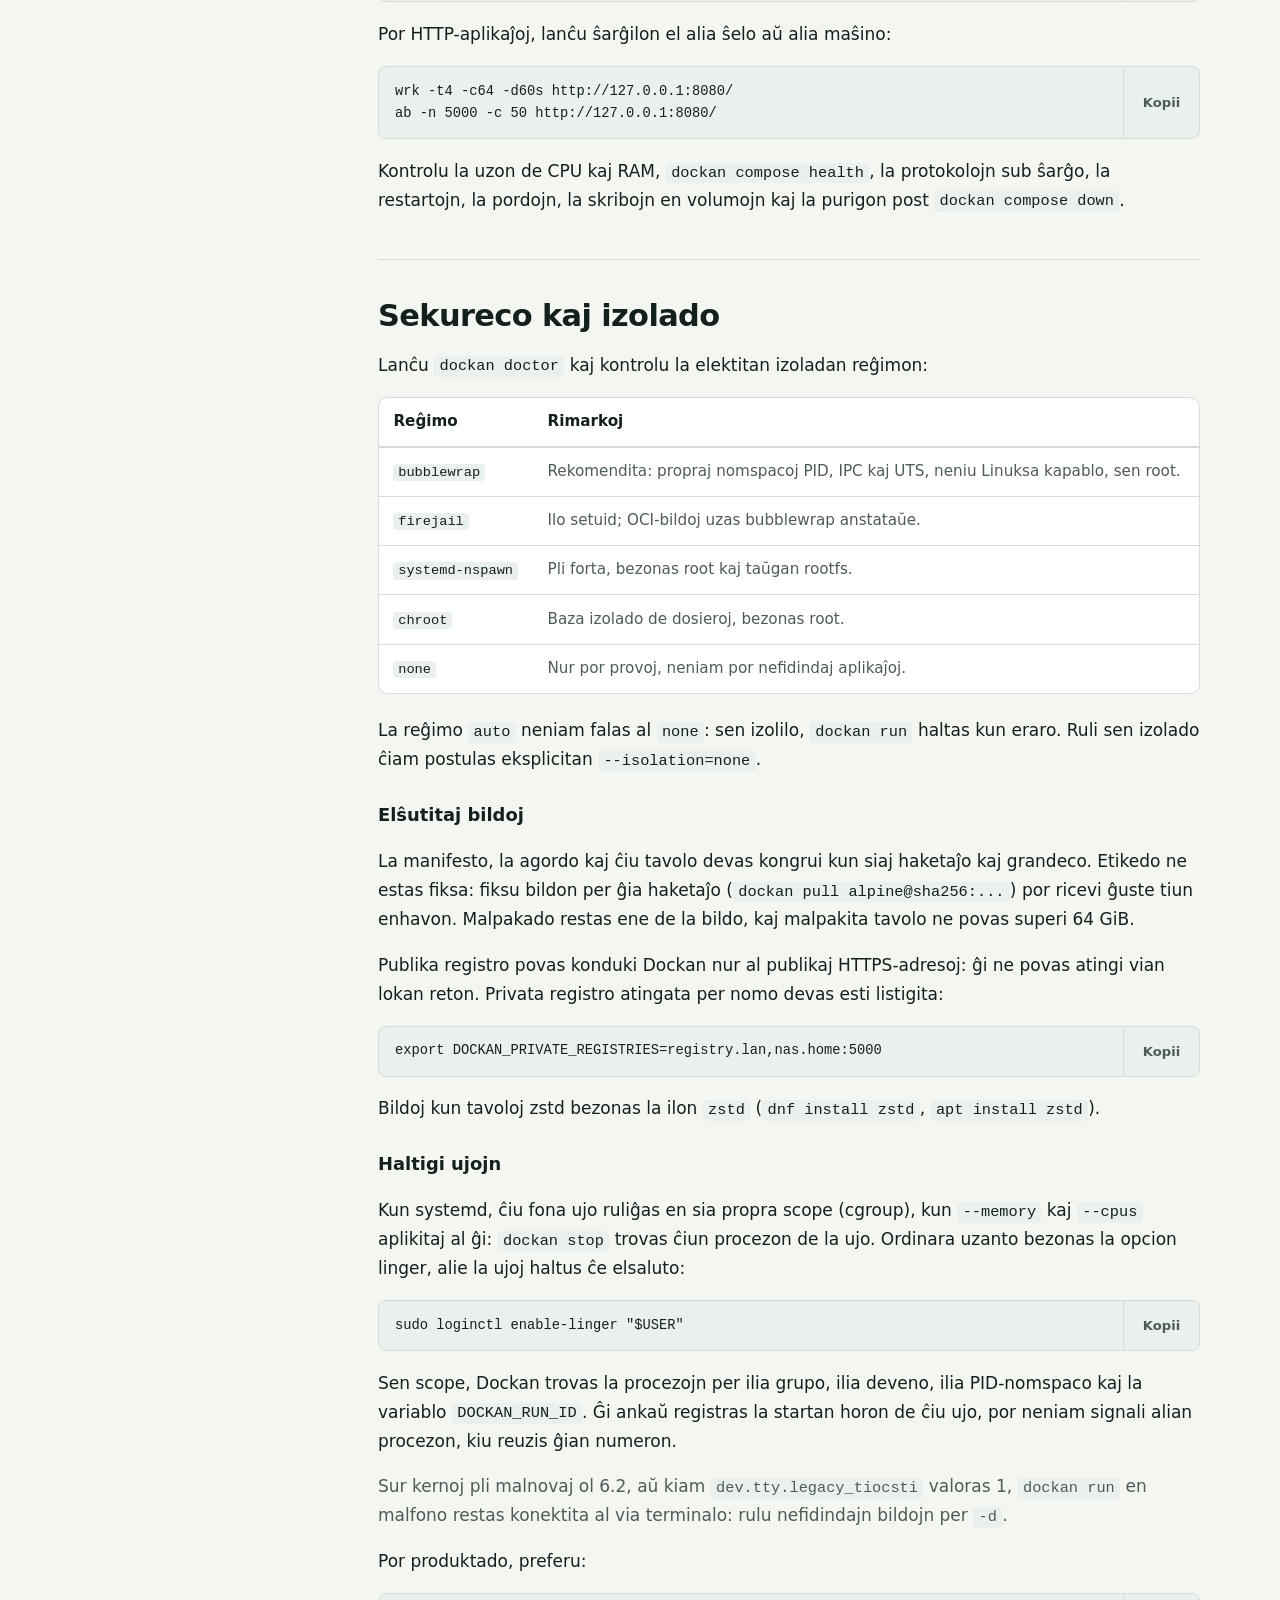
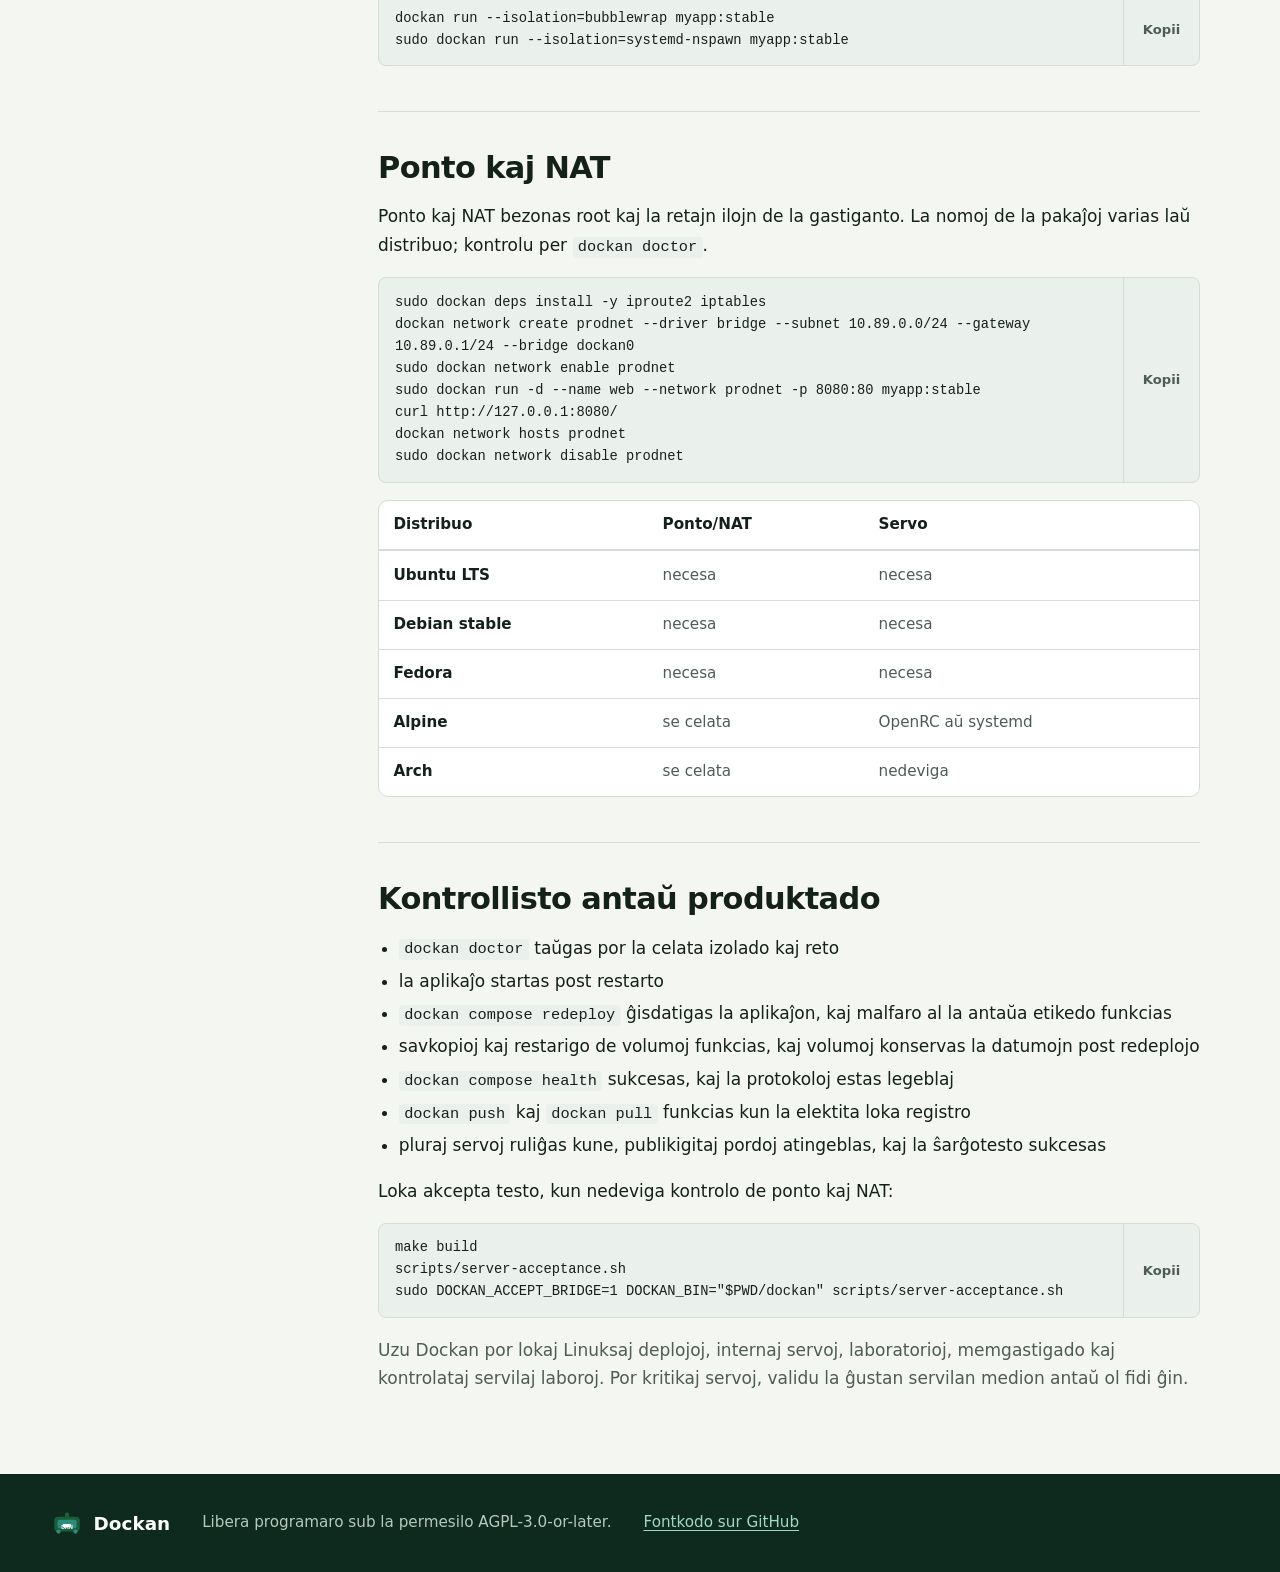
<file: docs/production.html>
<!DOCTYPE html>
<html lang="eo">
<head>
  <meta charset="UTF-8">
  <meta name="viewport" content="width=device-width, initial-scale=1.0, viewport-fit=cover">
  <title>Gvidilo por produktado | Dockan</title>
  <meta name="description" content="Praktika kontrollisto por ruli Dockan sur serviloj: ĝisdatigoj, malfaro, sankontroloj, ŝarĝo, izolado kaj reto.">
  <link rel="canonical" href="https://dockan-conteneurisation-libre.github.io/Dockan/production.html">
  <link rel="icon" type="image/svg+xml" href="dockan-logo.svg">
  <meta property="og:type" content="article">
  <meta property="og:title" content="Gvidilo por produktado | Dockan">
  <meta property="og:description" content="Praktika kontrollisto por ruli Dockan sur serviloj: ĝisdatigoj, malfaro, sankontroloj, ŝarĝo, izolado kaj reto.">
  <meta property="og:image" content="https://dockan-conteneurisation-libre.github.io/Dockan/assets/og-dockan.png">
  <meta name="twitter:card" content="summary_large_image">
  <meta name="theme-color" content="#0e2a1e">
  <link rel="stylesheet" href="assets/doc.css">
</head>
<body>
  <a class="skip" href="#main" data-i18n="ui.skip">Iri al la enhavo</a>
  <div class="masthead">
    <header class="wrap topbar">
      <a class="brand" href="index.html"><img src="dockan-logo.svg" alt="" width="34" height="34"><span>Dockan</span></a>
      <nav class="nav" data-i18n-aria="ui.nav" aria-label="Ĉefa navigado">
        <a href="index.html" data-i18n="nav.home">Hejmo</a>
        <a href="format.html" data-i18n="nav.format">Formato</a>
        <a href="languages.html" data-i18n="nav.langs">Programlingvoj</a>
        <a href="developer.html" class="opt" data-i18n="nav.dev">Kunhavigi</a>
        <a href="production.html" aria-current="page" data-i18n="nav.prod">Produktado</a>
        <a href="faq.html" class="opt" data-i18n="nav.faq">Demandoj</a>
        <a href="https://github.com/Dockan-Conteneurisation-libre/Dockan" rel="noopener">GitHub</a>
      </nav>
      <div class="langs" role="group" data-i18n-aria="ui.lang" aria-label="Lingvo">
        <button type="button" data-lang="eo" aria-pressed="true" lang="eo" title="Esperanto">EO</button>
        <button type="button" data-lang="fr" aria-pressed="false" lang="fr" title="Français">FR</button>
        <button type="button" data-lang="en" aria-pressed="false" lang="en" title="English">EN</button>
        <button type="button" data-lang="es" aria-pressed="false" lang="es" title="Español">ES</button>
      </div>
      <select class="lang-select" data-i18n-aria="ui.lang" aria-label="Lingvo">
        <option value="eo">EO</option><option value="fr">FR</option><option value="en">EN</option><option value="es">ES</option>
      </select>
      <details class="menu">
        <summary data-i18n-aria="ui.menu" aria-label="Menuo"><svg viewBox="0 0 24 24" fill="none" stroke="currentColor" stroke-width="2" stroke-linecap="round" aria-hidden="true"><path d="M4 7h16M4 12h16M4 17h16"/></svg></summary>
        <div class="menu-links">
        <a href="index.html" data-i18n="nav.home">Hejmo</a>
        <a href="format.html" data-i18n="nav.format">Formato</a>
        <a href="languages.html" data-i18n="nav.langs">Programlingvoj</a>
        <a href="developer.html" data-i18n="nav.dev">Kunhavigi</a>
        <a href="production.html" aria-current="page" data-i18n="nav.prod">Produktado</a>
        <a href="faq.html" data-i18n="nav.faq">Demandoj</a>
        <a href="https://github.com/Dockan-Conteneurisation-libre/Dockan" rel="noopener">GitHub</a>
        </div>
      </details>
    </header>
    <div class="wrap page-head">
      <p class="crumb"><a href="index.html#docs" data-i18n="crumb.docs">Dokumentaro</a></p>
      <h1 data-i18n="page.title">Gvidilo por produktado</h1>
      <p data-i18n="page.lead">Praktika kontrollisto por ruli Dockan sur serviloj: ĝisdatigoj, malfaro, sankontroloj, ŝarĝo, izolado kaj reto.</p>
    </div>
  </div>
  <div class="wrap layout">
    <nav class="toc" aria-labelledby="toc-title">
      <h2 id="toc-title" data-i18n="toc.title">En ĉi tiu paĝo</h2>
      <ol>
        <li><a href="#updates" data-i18n="updates.t">Ĝisdatigi aplikaĵon</a></li>
        <li><a href="#rollback" data-i18n="rollback.t">Malfari ĝisdatigon</a></li>
        <li><a href="#health" data-i18n="health.t">Sankontroloj</a></li>
        <li><a href="#database" data-i18n="database.t">Aplikaĵo kun datumbazo</a></li>
        <li><a href="#load" data-i18n="load.t">Ŝarĝo kun pluraj ujoj</a></li>
        <li><a href="#security" data-i18n="security.t">Sekureco kaj izolado</a></li>
        <li><a href="#bridge" data-i18n="bridge.t">Ponto kaj NAT</a></li>
        <li><a href="#checklist" data-i18n="checklist.t">Kontrollisto antaŭ produktado</a></li>
      </ol>
    </nav>
    <main id="main">
      <article>
<section id="updates">
<h2 data-i18n="updates.t">Ĝisdatigi aplikaĵon</h2>
<p data-i18n-html="updates.0">Validu Dockan sur la ĝusta distribuo, kerno, izolada reĝimo, reto kaj aplikaĵo, kiujn vi uzos. Uzu nemoveblajn versiojn: evitu deploji ĉion kiel <code>latest</code>.</p>
<div class="code"><pre><code>dockan build -t myapp:v1.2.0 .
dockan tag myapp:v1.2.0 myapp:stable
dockan compose redeploy -f /srv/myapp/dockan.yml</code></pre></div>
<p data-i18n-html="updates.2"><code>dockan compose redeploy</code> haltigas la projekton, forigas la malnovajn ujojn, rekonstruas la servojn kun <code>build:</code> kaj restartigas la projekton. Por servo de systemd:</p>
<div class="code"><pre><code>sudo systemctl restart dockan-myapp.service</code></pre></div>
</section>
<section id="rollback">
<h2 data-i18n="rollback.t">Malfari ĝisdatigon</h2>
<p data-i18n="rollback.0">Konservu la antaŭan etikedon antaŭ ĉiu ĝisdatigo:</p>
<div class="code"><pre><code>dockan tag myapp:stable myapp:previous
dockan build -t myapp:v1.3.0 .
dockan tag myapp:v1.3.0 myapp:stable
dockan compose redeploy -f /srv/myapp/dockan.yml</code></pre></div>
<p data-i18n="rollback.2">Se la ĝisdatigo malsukcesas, remetu la antaŭan version:</p>
<div class="code"><pre><code>dockan tag myapp:previous myapp:stable
dockan compose redeploy -f /srv/myapp/dockan.yml</code></pre></div>
<p data-i18n="rollback.4">Tenu la datumojn en volumoj, por ke malfaro ne forigu ilin, kaj savu gravajn volumojn antaŭ riska ĝisdatigo:</p>
<div class="code"><pre><code>dockan volume backup data /srv/backups/myapp-data-v1.2.0.tar.gz
dockan volume restore data-restored /srv/backups/myapp-data-v1.2.0.tar.gz</code></pre></div>
<p class="note" data-i18n="rollback.6">Restarigo ĉiam okazas en novan, malplenan volumon.</p>
</section>
<section id="health">
<h2 data-i18n="health.t">Sankontroloj</h2>
<p data-i18n-html="health.0">Metu la sankontrolojn en <code>Dockanfile</code> aŭ <code>dockan.yml</code>:</p>
<div class="code"><pre><code>services:
  web:
    image: myapp:stable
    healthcheck: CMD-SHELL curl -f http://127.0.0.1:8080/</code></pre></div>
<p data-i18n="health.2">Kontroli unu ujon, poste ĉiujn servojn de projekto:</p>
<div class="code"><pre><code>dockan health myapp-web
dockan compose health -f /srv/myapp/dockan.yml</code></pre></div>
</section>
<section id="database">
<h2 data-i18n="database.t">Aplikaĵo kun datumbazo</h2>
<p data-i18n="database.0">Por aplikaĵo kun datumbazo, uzu en compose:</p>
<ul><li data-i18n-html="database.1.0"><code>depends_on</code>, por starti la datumbazon antaŭ la aplikaĵo</li><li data-i18n-html="database.1.1"><code>aliases</code>, por ke la aplikaĵo trovu la datumbazon per la nomo <code>db</code></li><li data-i18n-html="database.1.2"><code>env</code> kun normaj nomoj kiel <code>DB_NAME</code>, <code>DB_USER</code> kaj <code>DB_PASSWORD</code></li><li data-i18n="database.1.3">volumojn por la stato de la datumbazo kaj sankontrolojn por ambaŭ</li></ul>
<div class="code"><pre><code>name: myapp
services:
  web:
    image: myapp:stable
    depends_on:
      - db
    env:
      - DB_HOST=db
      - DB_NAME=myapp
      - DB_USER=myapp
      - DB_PASSWORD=change-me
    network: appnet
    aliases:
      - web
    healthcheck: CMD-SHELL curl -f http://127.0.0.1:8080/
  db:
    image: db:stable
    volumes:
      - db-data:/var/lib/db
    env:
      - DB_NAME=myapp
      - DB_USER=myapp
      - DB_PASSWORD=change-me
    network: appnet
    aliases:
      - db
    healthcheck: CMD-SHELL test -d /var/lib/db
networks:
  - appnet</code></pre></div>
<p class="note" data-i18n-html="database.3">Komencaj skriptoj de datumbazo ankoraŭ ne estas universalaj: metu ilin en la bildon de la datumbazo, en skripton <code>hooks/prestart</code> aŭ en propran komandon. Ŝanĝu la pasvortojn antaŭ ajna uzo.</p>
</section>
<section id="load">
<h2 data-i18n="load.t">Ŝarĝo kun pluraj ujoj</h2>
<p data-i18n="load.0">Antaŭ ol fidi servilon, provu pli ol unu ujon kaj aktivigu la starton kun la maŝino:</p>
<div class="code"><pre><code>dockan compose up -f /srv/myapp/dockan.yml
dockan ps -a --scope all
dockan logs myapp-web
sudo dockan compose autostart -f /srv/myapp/dockan.yml --name myapp</code></pre></div>
<p data-i18n="load.2">Por HTTP-aplikaĵoj, lanĉu ŝarĝilon el alia ŝelo aŭ alia maŝino:</p>
<div class="code"><pre><code>wrk -t4 -c64 -d60s http://127.0.0.1:8080/
ab -n 5000 -c 50 http://127.0.0.1:8080/</code></pre></div>
<p data-i18n-html="load.4">Kontrolu la uzon de CPU kaj RAM, <code>dockan compose health</code>, la protokolojn sub ŝarĝo, la restartojn, la pordojn, la skribojn en volumojn kaj la purigon post <code>dockan compose down</code>.</p>
</section>
<section id="security">
<h2 data-i18n="security.t">Sekureco kaj izolado</h2>
<p data-i18n-html="security.0">Lanĉu <code>dockan doctor</code> kaj kontrolu la elektitan izoladan reĝimon:</p>
<div class="table-wrap"><table><thead><tr><th scope="col" data-i18n="security.1.h0">Reĝimo</th><th scope="col" data-i18n="security.1.h1">Rimarkoj</th></tr></thead><tbody><tr><th scope="row"><code>bubblewrap</code></th><td data-i18n="security.1.r0c1">Rekomendita: propraj nomspacoj PID, IPC kaj UTS, neniu Linuksa kapablo, sen root.</td></tr><tr><th scope="row"><code>firejail</code></th><td data-i18n="security.1.r1c1">Ilo setuid; OCI-bildoj uzas bubblewrap anstataŭe.</td></tr><tr><th scope="row"><code>systemd-nspawn</code></th><td data-i18n="security.1.r2c1">Pli forta, bezonas root kaj taŭgan rootfs.</td></tr><tr><th scope="row"><code>chroot</code></th><td data-i18n="security.1.r3c1">Baza izolado de dosieroj, bezonas root.</td></tr><tr><th scope="row"><code>none</code></th><td data-i18n="security.1.r4c1">Nur por provoj, neniam por nefidindaj aplikaĵoj.</td></tr></tbody></table></div>
<p data-i18n-html="security.2">La reĝimo <code>auto</code> neniam falas al <code>none</code>: sen izolilo, <code>dockan run</code> haltas kun eraro. Ruli sen izolado ĉiam postulas eksplicitan <code>--isolation=none</code>.</p>
<h3 data-i18n="security.3">Elŝutitaj bildoj</h3>
<p data-i18n-html="security.4">La manifesto, la agordo kaj ĉiu tavolo devas kongrui kun siaj haketaĵo kaj grandeco. Etikedo ne estas fiksa: fiksu bildon per ĝia haketaĵo (<code>dockan pull alpine@sha256:...</code>) por ricevi ĝuste tiun enhavon. Malpakado restas ene de la bildo, kaj malpakita tavolo ne povas superi 64 GiB.</p>
<p data-i18n="security.5">Publika registro povas konduki Dockan nur al publikaj HTTPS-adresoj: ĝi ne povas atingi vian lokan reton. Privata registro atingata per nomo devas esti listigita:</p>
<div class="code"><pre><code>export DOCKAN_PRIVATE_REGISTRIES=registry.lan,nas.home:5000</code></pre></div>
<p data-i18n-html="security.7">Bildoj kun tavoloj zstd bezonas la ilon <code>zstd</code> (<code>dnf install zstd</code>, <code>apt install zstd</code>).</p>
<h3 data-i18n="security.8">Haltigi ujojn</h3>
<p data-i18n-html="security.9">Kun systemd, ĉiu fona ujo ruliĝas en sia propra scope (cgroup), kun <code>--memory</code> kaj <code>--cpus</code> aplikitaj al ĝi: <code>dockan stop</code> trovas ĉiun procezon de la ujo. Ordinara uzanto bezonas la opcion linger, alie la ujoj haltus ĉe elsaluto:</p>
<div class="code"><pre><code>sudo loginctl enable-linger "$USER"</code></pre></div>
<p data-i18n-html="security.11">Sen scope, Dockan trovas la procezojn per ilia grupo, ilia deveno, ilia PID-nomspaco kaj la variablo <code>DOCKAN_RUN_ID</code>. Ĝi ankaŭ registras la startan horon de ĉiu ujo, por neniam signali alian procezon, kiu reuzis ĝian numeron.</p>
<p class="note" data-i18n-html="security.12">Sur kernoj pli malnovaj ol 6.2, aŭ kiam <code>dev.tty.legacy_tiocsti</code> valoras 1, <code>dockan run</code> en malfono restas konektita al via terminalo: rulu nefidindajn bildojn per <code>-d</code>.</p>
<p data-i18n="security.13">Por produktado, preferu:</p>
<div class="code"><pre><code>dockan run --isolation=bubblewrap myapp:stable
sudo dockan run --isolation=systemd-nspawn myapp:stable</code></pre></div>
</section>
<section id="bridge">
<h2 data-i18n="bridge.t">Ponto kaj NAT</h2>
<p data-i18n-html="bridge.0">Ponto kaj NAT bezonas root kaj la retajn ilojn de la gastiganto. La nomoj de la pakaĵoj varias laŭ distribuo; kontrolu per <code>dockan doctor</code>.</p>
<div class="code"><pre><code>sudo dockan deps install -y iproute2 iptables
dockan network create prodnet --driver bridge --subnet 10.89.0.0/24 --gateway 10.89.0.1/24 --bridge dockan0
sudo dockan network enable prodnet
sudo dockan run -d --name web --network prodnet -p 8080:80 myapp:stable
curl http://127.0.0.1:8080/
dockan network hosts prodnet
sudo dockan network disable prodnet</code></pre></div>
<div class="table-wrap"><table><thead><tr><th scope="col" data-i18n="bridge.2.h0">Distribuo</th><th scope="col" data-i18n="bridge.2.h1">Ponto/NAT</th><th scope="col" data-i18n="bridge.2.h2">Servo</th></tr></thead><tbody><tr><th scope="row">Ubuntu LTS</th><td data-i18n="bridge.2.r0c1">necesa</td><td data-i18n="bridge.2.r0c2">necesa</td></tr><tr><th scope="row">Debian stable</th><td data-i18n="bridge.2.r1c1">necesa</td><td data-i18n="bridge.2.r1c2">necesa</td></tr><tr><th scope="row">Fedora</th><td data-i18n="bridge.2.r2c1">necesa</td><td data-i18n="bridge.2.r2c2">necesa</td></tr><tr><th scope="row">Alpine</th><td data-i18n="bridge.2.r3c1">se celata</td><td data-i18n="bridge.2.r3c2">OpenRC aŭ systemd</td></tr><tr><th scope="row">Arch</th><td data-i18n="bridge.2.r4c1">se celata</td><td data-i18n="bridge.2.r4c2">nedeviga</td></tr></tbody></table></div>
</section>
<section id="checklist">
<h2 data-i18n="checklist.t">Kontrollisto antaŭ produktado</h2>
<ul><li data-i18n-html="checklist.0.0"><code>dockan doctor</code> taŭgas por la celata izolado kaj reto</li><li data-i18n="checklist.0.1">la aplikaĵo startas post restarto</li><li data-i18n-html="checklist.0.2"><code>dockan compose redeploy</code> ĝisdatigas la aplikaĵon, kaj malfaro al la antaŭa etikedo funkcias</li><li data-i18n="checklist.0.3">savkopioj kaj restarigo de volumoj funkcias, kaj volumoj konservas la datumojn post redeplojo</li><li data-i18n-html="checklist.0.4"><code>dockan compose health</code> sukcesas, kaj la protokoloj estas legeblaj</li><li data-i18n-html="checklist.0.5"><code>dockan push</code> kaj <code>dockan pull</code> funkcias kun la elektita loka registro</li><li data-i18n="checklist.0.6">pluraj servoj ruliĝas kune, publikigitaj pordoj atingeblas, kaj la ŝarĝotesto sukcesas</li></ul>
<p data-i18n="checklist.1">Loka akcepta testo, kun nedeviga kontrolo de ponto kaj NAT:</p>
<div class="code"><pre><code>make build
scripts/server-acceptance.sh
sudo DOCKAN_ACCEPT_BRIDGE=1 DOCKAN_BIN="$PWD/dockan" scripts/server-acceptance.sh</code></pre></div>
<p class="note" data-i18n="checklist.3">Uzu Dockan por lokaj Linuksaj deplojoj, internaj servoj, laboratorioj, memgastigado kaj kontrolataj servilaj laboroj. Por kritikaj servoj, validu la ĝustan servilan medion antaŭ ol fidi ĝin.</p>
</section>
      </article>
    </main>
  </div>
  <footer>
    <div class="wrap">
      <a class="brand" href="index.html"><img src="dockan-logo.svg" alt="" width="28" height="28"><span>Dockan</span></a>
      <span data-i18n="foot.license">Libera programaro sub la permesilo AGPL-3.0-or-later.</span>
      <a href="https://github.com/Dockan-Conteneurisation-libre/Dockan" rel="noopener" data-i18n="foot.source">Fontkodo sur GitHub</a>
    </div>
  </footer>
  <script type="application/json" id="i18n-common">
{
 "eo": {
  "ui.skip": "Iri al la enhavo",
  "ui.nav": "Ĉefa navigado",
  "ui.lang": "Lingvo",
  "ui.menu": "Menuo",
  "ui.copy": "Kopii",
  "ui.copied": "Kopiita",
  "ui.selected": "Elektita",
  "nav.home": "Hejmo",
  "nav.format": "Formato",
  "nav.langs": "Programlingvoj",
  "nav.dev": "Kunhavigi",
  "nav.prod": "Produktado",
  "nav.faq": "Demandoj",
  "crumb.docs": "Dokumentaro",
  "toc.title": "En ĉi tiu paĝo",
  "foot.license": "Libera programaro sub la permesilo AGPL-3.0-or-later.",
  "foot.source": "Fontkodo sur GitHub"
 },
 "fr": {
  "ui.skip": "Aller au contenu",
  "ui.nav": "Navigation principale",
  "ui.lang": "Langue",
  "ui.menu": "Menu",
  "ui.copy": "Copier",
  "ui.copied": "Copié",
  "ui.selected": "Sélectionné",
  "nav.home": "Accueil",
  "nav.format": "Format",
  "nav.langs": "Langages",
  "nav.dev": "Partager",
  "nav.prod": "Production",
  "nav.faq": "Questions",
  "crumb.docs": "Documentation",
  "toc.title": "Sur cette page",
  "foot.license": "Logiciel libre sous licence AGPL-3.0-or-later.",
  "foot.source": "Code source sur GitHub"
 },
 "en": {
  "ui.skip": "Skip to content",
  "ui.nav": "Main navigation",
  "ui.lang": "Language",
  "ui.menu": "Menu",
  "ui.copy": "Copy",
  "ui.copied": "Copied",
  "ui.selected": "Selected",
  "nav.home": "Home",
  "nav.format": "Format",
  "nav.langs": "Languages",
  "nav.dev": "Share",
  "nav.prod": "Production",
  "nav.faq": "FAQ",
  "crumb.docs": "Documentation",
  "toc.title": "On this page",
  "foot.license": "Free software under the AGPL-3.0-or-later license.",
  "foot.source": "Source code on GitHub"
 },
 "es": {
  "ui.skip": "Ir al contenido",
  "ui.nav": "Navegación principal",
  "ui.lang": "Idioma",
  "ui.menu": "Menú",
  "ui.copy": "Copiar",
  "ui.copied": "Copiado",
  "ui.selected": "Seleccionado",
  "nav.home": "Inicio",
  "nav.format": "Formato",
  "nav.langs": "Lenguajes",
  "nav.dev": "Compartir",
  "nav.prod": "Producción",
  "nav.faq": "Preguntas",
  "crumb.docs": "Documentación",
  "toc.title": "En esta página",
  "foot.license": "Software libre bajo la licencia AGPL-3.0-or-later.",
  "foot.source": "Código fuente en GitHub"
 }
}
  </script>
  <script type="application/json" id="i18n-data">
{
 "fr": {
  "updates.0": "Validez Dockan sur la distribution, le noyau, le mode d’isolation, le réseau et l’application que vous utiliserez réellement. Utilisez des versions immuables : évitez de tout déployer en <code>latest</code>.",
  "updates.2": "<code>dockan compose redeploy</code> arrête le projet, supprime les anciens conteneurs, reconstruit les services qui ont <code>build:</code> et relance le projet. Pour un service systemd :",
  "updates.t": "Mettre à jour une application",
  "rollback.0": "Gardez l’étiquette précédente avant chaque mise à jour :",
  "rollback.2": "Si la mise à jour échoue, remettez la version précédente :",
  "rollback.4": "Gardez les données dans des volumes pour qu’un retour arrière ne les efface pas, et sauvegardez les volumes importants avant une mise à jour risquée :",
  "rollback.6": "La restauration se fait toujours dans un volume neuf et vide.",
  "rollback.t": "Revenir en arrière",
  "health.0": "Placez les contrôles de santé dans <code>Dockanfile</code> ou <code>dockan.yml</code> :",
  "health.2": "Vérifier un conteneur, puis tous les services d’un projet :",
  "health.t": "Contrôles de santé",
  "database.0": "Pour une application avec base de données, utilisez dans compose :",
  "database.1.0": "<code>depends_on</code>, pour démarrer la base avant l’application",
  "database.1.1": "<code>aliases</code>, pour que l’application joigne la base sous le nom <code>db</code>",
  "database.1.2": "<code>env</code> avec des noms standard comme <code>DB_NAME</code>, <code>DB_USER</code> et <code>DB_PASSWORD</code>",
  "database.1.3": "des volumes pour l’état de la base et des contrôles de santé pour les deux",
  "database.3": "Les scripts d’initialisation de base ne sont pas encore universels : placez-les dans l’image de la base, dans un script <code>hooks/prestart</code> ou dans une commande dédiée. Changez les mots de passe avant tout usage.",
  "database.t": "Application avec base de données",
  "load.0": "Avant de faire confiance à un serveur, testez plus d’un conteneur et activez le démarrage avec la machine :",
  "load.2": "Pour une application HTTP, lancez un outil de charge depuis un autre shell ou une autre machine :",
  "load.4": "Vérifiez l’usage CPU et mémoire, <code>dockan compose health</code>, les journaux sous charge, les redémarrages, les ports, les écritures dans les volumes et le nettoyage après <code>dockan compose down</code>.",
  "load.t": "Charge avec plusieurs conteneurs",
  "security.0": "Lancez <code>dockan doctor</code> et vérifiez le mode d’isolation choisi :",
  "security.1.h0": "Mode",
  "security.1.h1": "Remarques",
  "security.1.r0c1": "Recommandé : espaces de noms PID, IPC et UTS propres, aucune capacité Linux, sans root.",
  "security.1.r1c1": "Outil setuid ; les images OCI basculent sur bubblewrap.",
  "security.1.r2c1": "Plus fort, demande root et un rootfs adapté.",
  "security.1.r3c1": "Isolation de fichiers basique, demande root.",
  "security.1.r4c1": "Pour les essais seulement, jamais pour des applications non fiables.",
  "security.2": "Le mode <code>auto</code> ne retombe jamais sur <code>none</code> : sans outil d’isolation, <code>dockan run</code> s’arrête avec une erreur. Lancer sans isolation demande toujours un <code>--isolation=none</code> explicite.",
  "security.3": "Images téléchargées",
  "security.4": "Le manifeste, la configuration et chaque couche doivent correspondre à leur empreinte et à leur taille. Un tag n’est pas figé : épinglez une image par son empreinte (<code>dockan pull alpine@sha256:...</code>) pour obtenir exactement ce contenu. L’extraction reste dans l’image, et une couche décompressée ne peut pas dépasser 64 Gio.",
  "security.5": "Un registre public ne peut mener Dockan que vers des adresses HTTPS publiques : il ne peut pas atteindre votre réseau local. Un registre privé joint par son nom doit être déclaré :",
  "security.7": "Les images à couches zstd demandent l’outil <code>zstd</code> (<code>dnf install zstd</code>, <code>apt install zstd</code>).",
  "security.8": "Arrêter les conteneurs",
  "security.9": "Avec systemd, chaque conteneur en arrière-plan tourne dans son propre scope (cgroup), avec <code>--memory</code> et <code>--cpus</code> appliqués : <code>dockan stop</code> retrouve chaque processus du conteneur. Pour un compte ordinaire, il faut activer le linger, sinon les conteneurs s’arrêteraient à la déconnexion :",
  "security.11": "Sans scope, Dockan retrouve les processus par leur groupe, leur filiation, leur espace de noms PID et la variable <code>DOCKAN_RUN_ID</code>. Il enregistre aussi l’heure de démarrage de chaque conteneur, pour ne jamais signaler un autre processus qui aurait repris son numéro.",
  "security.12": "Sur les noyaux antérieurs à 6.2, ou si <code>dev.tty.legacy_tiocsti</code> vaut 1, un <code>dockan run</code> au premier plan garde l’accès à votre terminal : lancez les images non fiables avec <code>-d</code>.",
  "security.13": "En production, préférez :",
  "security.t": "Sécurité et isolation",
  "bridge.0": "Le pont et le NAT demandent root et les outils réseau de l’hôte. Le nom des paquets varie selon la distribution ; vérifiez avec <code>dockan doctor</code>.",
  "bridge.2.h0": "Distribution",
  "bridge.2.h1": "Pont/NAT",
  "bridge.2.h2": "Service",
  "bridge.2.r0c1": "requis",
  "bridge.2.r0c2": "requis",
  "bridge.2.r1c1": "requis",
  "bridge.2.r1c2": "requis",
  "bridge.2.r2c1": "requis",
  "bridge.2.r2c2": "requis",
  "bridge.2.r3c1": "si visé",
  "bridge.2.r3c2": "OpenRC ou systemd",
  "bridge.2.r4c1": "si visé",
  "bridge.2.r4c2": "facultatif",
  "bridge.t": "Pont et NAT",
  "checklist.0.0": "<code>dockan doctor</code> convient au mode d’isolation et de réseau visé",
  "checklist.0.1": "l’application démarre après un redémarrage",
  "checklist.0.2": "<code>dockan compose redeploy</code> met l’application à jour, et le retour à l’étiquette précédente fonctionne",
  "checklist.0.3": "la sauvegarde et la restauration des volumes fonctionnent, et les volumes gardent les données après un redéploiement",
  "checklist.0.4": "<code>dockan compose health</code> passe, et les journaux sont lisibles",
  "checklist.0.5": "<code>dockan push</code> et <code>dockan pull</code> fonctionnent avec le registre local choisi",
  "checklist.0.6": "plusieurs services tournent ensemble, les ports publiés sont joignables et le test de charge passe",
  "checklist.1": "Test d’acceptation local, avec contrôle facultatif du pont et du NAT :",
  "checklist.3": "Utilisez Dockan pour les déploiements Linux locaux, les services internes, les labos, l’auto-hébergement et les charges serveur maîtrisées. Pour un service critique, validez l’environnement exact avant de vous y fier.",
  "checklist.t": "Liste de contrôle avant production",
  "page.title": "Guide de production",
  "page.lead": "La liste de contrôle pratique pour faire tourner Dockan sur des serveurs : mises à jour, retour arrière, santé, charge, isolation et réseau."
 },
 "en": {
  "updates.0": "Validate Dockan on the exact distribution, kernel, isolation mode, network and app you will use. Use immutable versions: avoid deploying everything as <code>latest</code>.",
  "updates.2": "<code>dockan compose redeploy</code> stops the project, removes the old containers, rebuilds services that have <code>build:</code> and starts the project again. For a systemd service:",
  "updates.t": "Updating an app",
  "rollback.0": "Keep the previous tag before each update:",
  "rollback.2": "If the update fails, put the previous version back:",
  "rollback.4": "Keep data in volumes so a rollback does not delete it, and back up important volumes before a risky update:",
  "rollback.6": "A restore always goes into a new, empty volume.",
  "rollback.t": "Rolling back",
  "health.0": "Put health checks in <code>Dockanfile</code> or <code>dockan.yml</code>:",
  "health.2": "Check one container, then every service of a project:",
  "health.t": "Health checks",
  "database.0": "For an app with a database, use in compose:",
  "database.1.0": "<code>depends_on</code>, to start the database before the app",
  "database.1.1": "<code>aliases</code>, so the app reaches the database as <code>db</code>",
  "database.1.2": "<code>env</code> with standard names such as <code>DB_NAME</code>, <code>DB_USER</code> and <code>DB_PASSWORD</code>",
  "database.1.3": "volumes for the database state and health checks for both",
  "database.3": "Database init scripts are not universal yet: put them in the database image, a <code>hooks/prestart</code> script or a dedicated command. Change the passwords before any real use.",
  "database.t": "App with a database",
  "load.0": "Before trusting a server, test more than one container and enable start on boot:",
  "load.2": "For HTTP apps, run a load tool from another shell or machine:",
  "load.4": "Check CPU and RAM usage, <code>dockan compose health</code>, logs under load, restarts, ports, volume writes and cleanup after <code>dockan compose down</code>.",
  "load.t": "Load with several containers",
  "security.0": "Run <code>dockan doctor</code> and check the selected isolation mode:",
  "security.1.h0": "Mode",
  "security.1.h1": "Notes",
  "security.1.r0c1": "Recommended: own PID, IPC and UTS namespaces, no Linux capability, no root needed.",
  "security.1.r1c1": "setuid tool; OCI images fall back to bubblewrap.",
  "security.1.r2c1": "Stronger, needs root and a suitable rootfs.",
  "security.1.r3c1": "Basic file isolation, needs root.",
  "security.1.r4c1": "Testing only, never for untrusted apps.",
  "security.2": "The <code>auto</code> mode never falls back to <code>none</code>: without an isolation tool, <code>dockan run</code> stops with an error. Running without isolation always takes an explicit <code>--isolation=none</code>.",
  "security.3": "Pulled images",
  "security.4": "The manifest, the configuration and every layer must match their digest and size. A tag is not fixed: pin an image by digest (<code>dockan pull alpine@sha256:...</code>) to get exactly that content. Extraction stays inside the image, and an uncompressed layer may not exceed 64 GiB.",
  "security.5": "A public registry can only lead Dockan to public HTTPS addresses: it cannot reach your local network. A private registry reached by name must be listed:",
  "security.7": "Images with zstd layers need the <code>zstd</code> tool (<code>dnf install zstd</code>, <code>apt install zstd</code>).",
  "security.8": "Stopping containers",
  "security.9": "With systemd, each background container runs in its own scope (cgroup), with <code>--memory</code> and <code>--cpus</code> applied to it: <code>dockan stop</code> finds every process of the container. A regular user needs lingering, otherwise the containers would stop at logout:",
  "security.11": "Without a scope, Dockan finds the processes by their group, their parents, their PID namespace and the <code>DOCKAN_RUN_ID</code> variable. It also records each container’s start time, so it never signals another process that reused its pid.",
  "security.12": "On kernels older than 6.2, or when <code>dev.tty.legacy_tiocsti</code> is 1, a foreground <code>dockan run</code> keeps access to your terminal: run untrusted images with <code>-d</code>.",
  "security.13": "For production, prefer:",
  "security.t": "Security and isolation",
  "bridge.0": "Bridge and NAT need root and the host networking tools. Package names vary by distribution; check with <code>dockan doctor</code>.",
  "bridge.2.h0": "Distribution",
  "bridge.2.h1": "Bridge/NAT",
  "bridge.2.h2": "Service",
  "bridge.2.r0c1": "required",
  "bridge.2.r0c2": "required",
  "bridge.2.r1c1": "required",
  "bridge.2.r1c2": "required",
  "bridge.2.r2c1": "required",
  "bridge.2.r2c2": "required",
  "bridge.2.r3c1": "if targeted",
  "bridge.2.r3c2": "OpenRC or systemd",
  "bridge.2.r4c1": "if targeted",
  "bridge.2.r4c2": "optional",
  "bridge.t": "Bridge and NAT",
  "checklist.0.0": "<code>dockan doctor</code> fits the intended isolation and network mode",
  "checklist.0.1": "the app starts after a reboot",
  "checklist.0.2": "<code>dockan compose redeploy</code> updates the app, and rollback to the previous tag works",
  "checklist.0.3": "volume backup and restore work, and volumes keep their data after a redeploy",
  "checklist.0.4": "<code>dockan compose health</code> passes, and logs are readable",
  "checklist.0.5": "<code>dockan push</code> and <code>dockan pull</code> work with the chosen local registry",
  "checklist.0.6": "several services run together, published ports are reachable and the load test passes",
  "checklist.1": "Local acceptance test, with an optional bridge and NAT check:",
  "checklist.3": "Use Dockan for local Linux deployments, internal services, labs, self-hosting and controlled server workloads. For critical services, validate the exact server environment before relying on it.",
  "checklist.t": "Checklist before production",
  "page.title": "Production guide",
  "page.lead": "The practical checklist for running Dockan on servers: updates, rollback, health checks, load, isolation and networking."
 },
 "es": {
  "updates.0": "Valida Dockan en la distribución, el núcleo, el modo de aislamiento, la red y la aplicación que vayas a usar realmente. Usa versiones inmutables: evita desplegarlo todo como <code>latest</code>.",
  "updates.2": "<code>dockan compose redeploy</code> detiene el proyecto, borra los contenedores antiguos, recompila los servicios que tienen <code>build:</code> y vuelve a arrancar el proyecto. Para un servicio de systemd:",
  "updates.t": "Actualizar una aplicación",
  "rollback.0": "Conserva la etiqueta anterior antes de cada actualización:",
  "rollback.2": "Si la actualización falla, vuelve a poner la versión anterior:",
  "rollback.4": "Guarda los datos en volúmenes para que volver atrás no los borre, y haz copia de los volúmenes importantes antes de una actualización arriesgada:",
  "rollback.6": "La restauración siempre se hace en un volumen nuevo y vacío.",
  "rollback.t": "Volver atrás",
  "health.0": "Pon las comprobaciones de salud en <code>Dockanfile</code> o <code>dockan.yml</code>:",
  "health.2": "Comprobar un contenedor y luego todos los servicios de un proyecto:",
  "health.t": "Comprobaciones de salud",
  "database.0": "Para una aplicación con base de datos, usa en compose:",
  "database.1.0": "<code>depends_on</code>, para arrancar la base de datos antes que la aplicación",
  "database.1.1": "<code>aliases</code>, para que la aplicación llegue a la base de datos como <code>db</code>",
  "database.1.2": "<code>env</code> con nombres estándar como <code>DB_NAME</code>, <code>DB_USER</code> y <code>DB_PASSWORD</code>",
  "database.1.3": "volúmenes para el estado de la base de datos y comprobaciones de salud para ambos",
  "database.3": "Los scripts de inicialización de base de datos aún no son universales: ponlos en la imagen de la base, en un script <code>hooks/prestart</code> o en un comando propio. Cambia las contraseñas antes de cualquier uso real.",
  "database.t": "Aplicación con base de datos",
  "load.0": "Antes de confiar en un servidor, prueba más de un contenedor y activa el arranque con la máquina:",
  "load.2": "Para aplicaciones HTTP, lanza una herramienta de carga desde otra shell u otra máquina:",
  "load.4": "Comprueba el uso de CPU y RAM, <code>dockan compose health</code>, los registros bajo carga, los reinicios, los puertos, las escrituras en volúmenes y la limpieza tras <code>dockan compose down</code>.",
  "load.t": "Carga con varios contenedores",
  "security.0": "Ejecuta <code>dockan doctor</code> y comprueba el modo de aislamiento elegido:",
  "security.1.h0": "Modo",
  "security.1.h1": "Notas",
  "security.1.r0c1": "Recomendado: espacios de nombres PID, IPC y UTS propios, ninguna capacidad de Linux, sin root.",
  "security.1.r1c1": "Herramienta setuid; las imágenes OCI pasan a bubblewrap.",
  "security.1.r2c1": "Más fuerte, necesita root y un rootfs adecuado.",
  "security.1.r3c1": "Aislamiento básico de archivos, necesita root.",
  "security.1.r4c1": "Solo para pruebas, nunca para aplicaciones no fiables.",
  "security.2": "El modo <code>auto</code> nunca pasa a <code>none</code>: sin herramienta de aislamiento, <code>dockan run</code> se detiene con un error. Ejecutar sin aislamiento siempre exige un <code>--isolation=none</code> explícito.",
  "security.3": "Imágenes descargadas",
  "security.4": "El manifiesto, la configuración y cada capa deben coincidir con su huella y su tamaño. Una etiqueta no es fija: fija una imagen por su huella (<code>dockan pull alpine@sha256:...</code>) para obtener exactamente ese contenido. La extracción se queda dentro de la imagen, y una capa descomprimida no puede superar 64 GiB.",
  "security.5": "Un registro público solo puede llevar a Dockan a direcciones HTTPS públicas: no puede llegar a tu red local. Un registro privado al que se accede por nombre debe declararse:",
  "security.7": "Las imágenes con capas zstd necesitan la herramienta <code>zstd</code> (<code>dnf install zstd</code>, <code>apt install zstd</code>).",
  "security.8": "Detener contenedores",
  "security.9": "Con systemd, cada contenedor en segundo plano funciona en su propio scope (cgroup), con <code>--memory</code> y <code>--cpus</code> aplicados: <code>dockan stop</code> encuentra cada proceso del contenedor. Una cuenta normal necesita activar linger; si no, los contenedores se detendrían al cerrar la sesión:",
  "security.11": "Sin scope, Dockan encuentra los procesos por su grupo, su ascendencia, su espacio de nombres PID y la variable <code>DOCKAN_RUN_ID</code>. También registra la hora de arranque de cada contenedor, para no enviar nunca una señal a otro proceso que haya reutilizado su número.",
  "security.12": "En núcleos anteriores a 6.2, o si <code>dev.tty.legacy_tiocsti</code> vale 1, un <code>dockan run</code> en primer plano conserva el acceso a tu terminal: ejecuta las imágenes no fiables con <code>-d</code>.",
  "security.13": "En producción, prefiere:",
  "security.t": "Seguridad y aislamiento",
  "bridge.0": "El puente y el NAT necesitan root y las herramientas de red del sistema. Los nombres de los paquetes varían según la distribución; compruébalo con <code>dockan doctor</code>.",
  "bridge.2.h0": "Distribución",
  "bridge.2.h1": "Puente/NAT",
  "bridge.2.h2": "Servicio",
  "bridge.2.r0c1": "obligatorio",
  "bridge.2.r0c2": "obligatorio",
  "bridge.2.r1c1": "obligatorio",
  "bridge.2.r1c2": "obligatorio",
  "bridge.2.r2c1": "obligatorio",
  "bridge.2.r2c2": "obligatorio",
  "bridge.2.r3c1": "si es el objetivo",
  "bridge.2.r3c2": "OpenRC o systemd",
  "bridge.2.r4c1": "si es el objetivo",
  "bridge.2.r4c2": "opcional",
  "bridge.t": "Puente y NAT",
  "checklist.0.0": "<code>dockan doctor</code> encaja con el modo de aislamiento y de red previsto",
  "checklist.0.1": "la aplicación arranca tras un reinicio",
  "checklist.0.2": "<code>dockan compose redeploy</code> actualiza la aplicación, y volver a la etiqueta anterior funciona",
  "checklist.0.3": "las copias y la restauración de volúmenes funcionan, y los volúmenes conservan los datos tras un redespliegue",
  "checklist.0.4": "<code>dockan compose health</code> pasa, y los registros son legibles",
  "checklist.0.5": "<code>dockan push</code> y <code>dockan pull</code> funcionan con el registro local elegido",
  "checklist.0.6": "varios servicios funcionan juntos, los puertos publicados son accesibles y la prueba de carga pasa",
  "checklist.1": "Prueba de aceptación local, con comprobación opcional del puente y el NAT:",
  "checklist.3": "Usa Dockan para despliegues locales en Linux, servicios internos, laboratorios, autoalojamiento y cargas de servidor controladas. Para servicios críticos, valida el entorno exacto antes de confiar en él.",
  "checklist.t": "Lista de control antes de producción",
  "page.title": "Guía de producción",
  "page.lead": "La lista práctica para ejecutar Dockan en servidores: actualizaciones, vuelta atrás, salud, carga, aislamiento y red."
 }
}
  </script>
  <script src="assets/doc.js"></script>
</body>
</html>
</file>
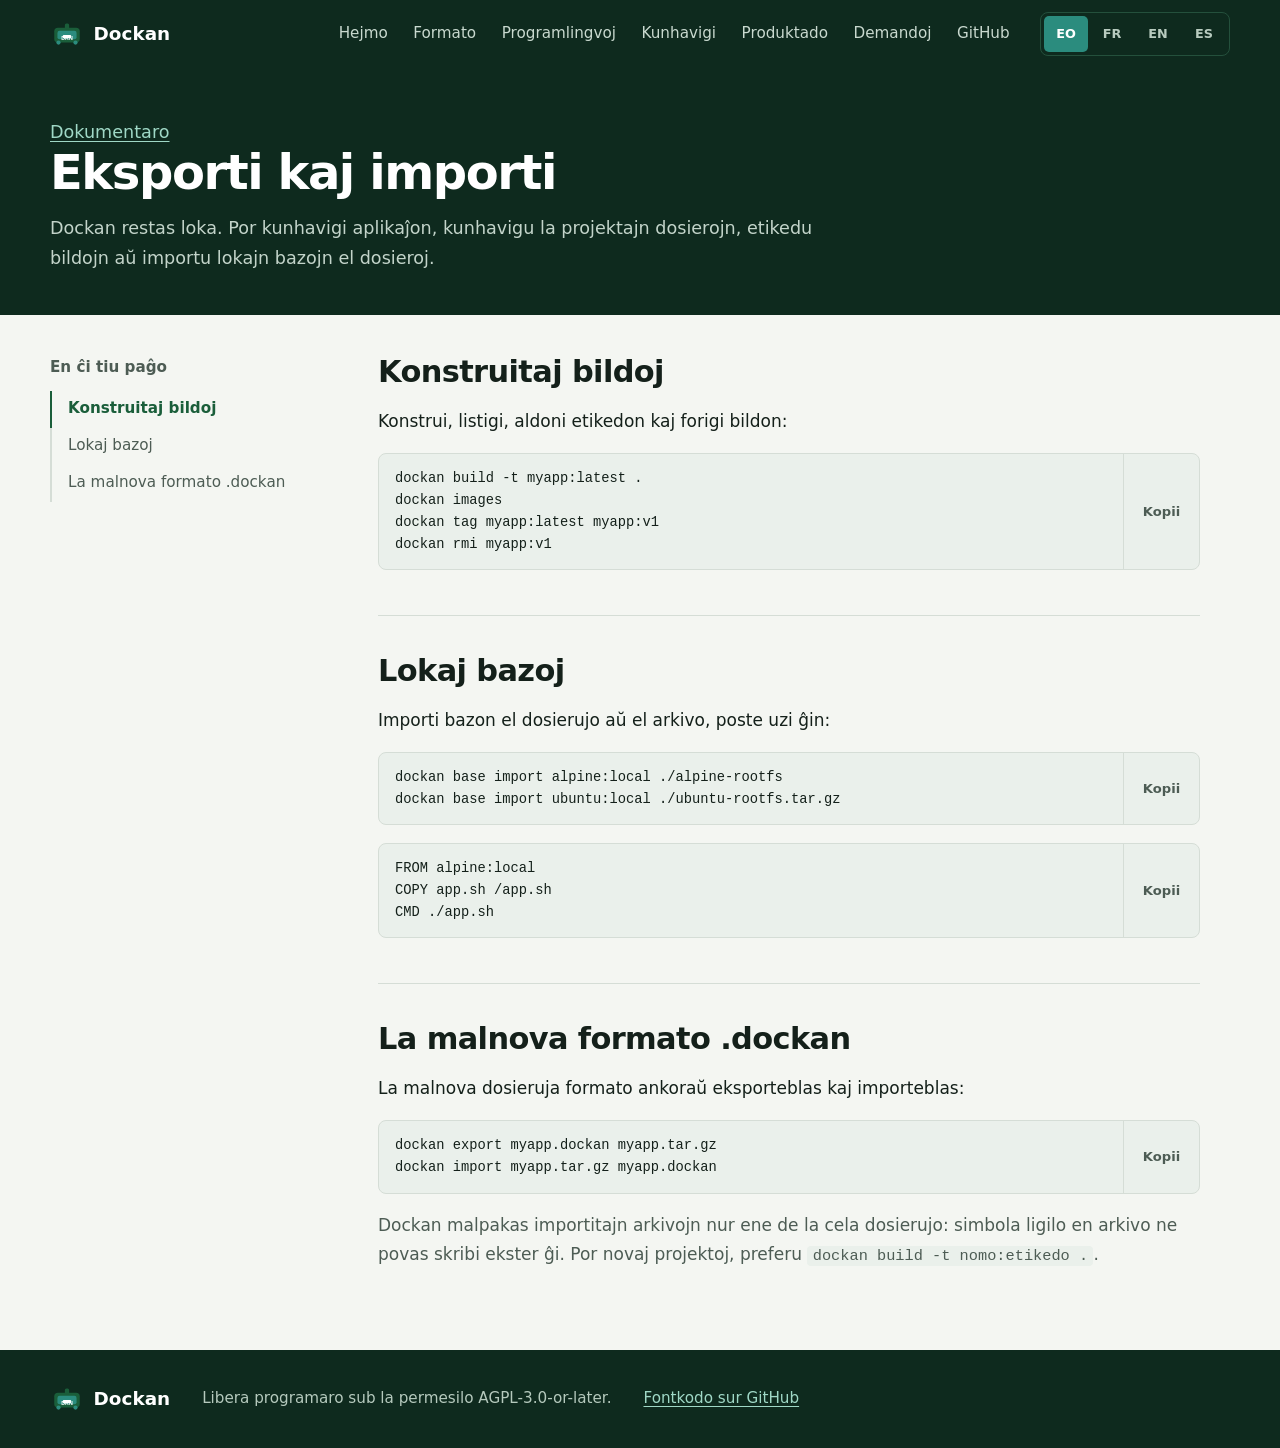
<file: docs/exemples/export.html>
<!DOCTYPE html>
<html lang="eo">
<head>
  <meta charset="UTF-8">
  <meta name="viewport" content="width=device-width, initial-scale=1.0, viewport-fit=cover">
  <title>Eksporti kaj importi | Dockan</title>
  <meta name="description" content="Dockan restas loka. Por kunhavigi aplikaĵon, kunhavigu la projektajn dosierojn, etikedu bildojn aŭ importu lokajn bazojn el dosieroj.">
  <link rel="canonical" href="https://dockan-conteneurisation-libre.github.io/Dockan/exemples/export.html">
  <link rel="icon" type="image/svg+xml" href="../dockan-logo.svg">
  <meta property="og:type" content="article">
  <meta property="og:title" content="Eksporti kaj importi | Dockan">
  <meta property="og:description" content="Dockan restas loka. Por kunhavigi aplikaĵon, kunhavigu la projektajn dosierojn, etikedu bildojn aŭ importu lokajn bazojn el dosieroj.">
  <meta property="og:image" content="https://dockan-conteneurisation-libre.github.io/Dockan/assets/og-dockan.png">
  <meta name="twitter:card" content="summary_large_image">
  <meta name="theme-color" content="#0e2a1e">
  <link rel="stylesheet" href="../assets/doc.css">
</head>
<body>
  <a class="skip" href="#main" data-i18n="ui.skip">Iri al la enhavo</a>
  <div class="masthead">
    <header class="wrap topbar">
      <a class="brand" href="../index.html"><img src="../dockan-logo.svg" alt="" width="34" height="34"><span>Dockan</span></a>
      <nav class="nav" data-i18n-aria="ui.nav" aria-label="Ĉefa navigado">
        <a href="../index.html" data-i18n="nav.home">Hejmo</a>
        <a href="../format.html" data-i18n="nav.format">Formato</a>
        <a href="../languages.html" data-i18n="nav.langs">Programlingvoj</a>
        <a href="../developer.html" class="opt" data-i18n="nav.dev">Kunhavigi</a>
        <a href="../production.html" data-i18n="nav.prod">Produktado</a>
        <a href="../faq.html" class="opt" data-i18n="nav.faq">Demandoj</a>
        <a href="https://github.com/Dockan-Conteneurisation-libre/Dockan" rel="noopener">GitHub</a>
      </nav>
      <div class="langs" role="group" data-i18n-aria="ui.lang" aria-label="Lingvo">
        <button type="button" data-lang="eo" aria-pressed="true" lang="eo" title="Esperanto">EO</button>
        <button type="button" data-lang="fr" aria-pressed="false" lang="fr" title="Français">FR</button>
        <button type="button" data-lang="en" aria-pressed="false" lang="en" title="English">EN</button>
        <button type="button" data-lang="es" aria-pressed="false" lang="es" title="Español">ES</button>
      </div>
      <select class="lang-select" data-i18n-aria="ui.lang" aria-label="Lingvo">
        <option value="eo">EO</option><option value="fr">FR</option><option value="en">EN</option><option value="es">ES</option>
      </select>
      <details class="menu">
        <summary data-i18n-aria="ui.menu" aria-label="Menuo"><svg viewBox="0 0 24 24" fill="none" stroke="currentColor" stroke-width="2" stroke-linecap="round" aria-hidden="true"><path d="M4 7h16M4 12h16M4 17h16"/></svg></summary>
        <div class="menu-links">
        <a href="../index.html" data-i18n="nav.home">Hejmo</a>
        <a href="../format.html" data-i18n="nav.format">Formato</a>
        <a href="../languages.html" data-i18n="nav.langs">Programlingvoj</a>
        <a href="../developer.html" data-i18n="nav.dev">Kunhavigi</a>
        <a href="../production.html" data-i18n="nav.prod">Produktado</a>
        <a href="../faq.html" data-i18n="nav.faq">Demandoj</a>
        <a href="https://github.com/Dockan-Conteneurisation-libre/Dockan" rel="noopener">GitHub</a>
        </div>
      </details>
    </header>
    <div class="wrap page-head">
      <p class="crumb"><a href="../index.html#docs" data-i18n="crumb.docs">Dokumentaro</a></p>
      <h1 data-i18n="page.title">Eksporti kaj importi</h1>
      <p data-i18n="page.lead">Dockan restas loka. Por kunhavigi aplikaĵon, kunhavigu la projektajn dosierojn, etikedu bildojn aŭ importu lokajn bazojn el dosieroj.</p>
    </div>
  </div>
  <div class="wrap layout">
    <nav class="toc" aria-labelledby="toc-title">
      <h2 id="toc-title" data-i18n="toc.title">En ĉi tiu paĝo</h2>
      <ol>
        <li><a href="#images" data-i18n="images.t">Konstruitaj bildoj</a></li>
        <li><a href="#bases" data-i18n="bases.t">Lokaj bazoj</a></li>
        <li><a href="#legacy" data-i18n="legacy.t">La malnova formato .dockan</a></li>
      </ol>
    </nav>
    <main id="main">
      <article>
<section id="images">
<h2 data-i18n="images.t">Konstruitaj bildoj</h2>
<p data-i18n="images.0">Konstrui, listigi, aldoni etikedon kaj forigi bildon:</p>
<div class="code"><pre><code>dockan build -t myapp:latest .
dockan images
dockan tag myapp:latest myapp:v1
dockan rmi myapp:v1</code></pre></div>
</section>
<section id="bases">
<h2 data-i18n="bases.t">Lokaj bazoj</h2>
<p data-i18n="bases.0">Importi bazon el dosierujo aŭ el arkivo, poste uzi ĝin:</p>
<div class="code"><pre><code>dockan base import alpine:local ./alpine-rootfs
dockan base import ubuntu:local ./ubuntu-rootfs.tar.gz</code></pre></div>
<div class="code"><pre><code>FROM alpine:local
COPY app.sh /app.sh
CMD ./app.sh</code></pre></div>
</section>
<section id="legacy">
<h2 data-i18n="legacy.t">La malnova formato .dockan</h2>
<p data-i18n="legacy.0">La malnova dosieruja formato ankoraŭ eksporteblas kaj importeblas:</p>
<div class="code"><pre><code>dockan export myapp.dockan myapp.tar.gz
dockan import myapp.tar.gz myapp.dockan</code></pre></div>
<p class="note" data-i18n-html="legacy.2">Dockan malpakas importitajn arkivojn nur ene de la cela dosierujo: simbola ligilo en arkivo ne povas skribi ekster ĝi. Por novaj projektoj, preferu <code>dockan build -t nomo:etikedo .</code>.</p>
</section>
      </article>
    </main>
  </div>
  <footer>
    <div class="wrap">
      <a class="brand" href="../index.html"><img src="../dockan-logo.svg" alt="" width="28" height="28"><span>Dockan</span></a>
      <span data-i18n="foot.license">Libera programaro sub la permesilo AGPL-3.0-or-later.</span>
      <a href="https://github.com/Dockan-Conteneurisation-libre/Dockan" rel="noopener" data-i18n="foot.source">Fontkodo sur GitHub</a>
    </div>
  </footer>
  <script type="application/json" id="i18n-common">
{
 "eo": {
  "ui.skip": "Iri al la enhavo",
  "ui.nav": "Ĉefa navigado",
  "ui.lang": "Lingvo",
  "ui.menu": "Menuo",
  "ui.copy": "Kopii",
  "ui.copied": "Kopiita",
  "ui.selected": "Elektita",
  "nav.home": "Hejmo",
  "nav.format": "Formato",
  "nav.langs": "Programlingvoj",
  "nav.dev": "Kunhavigi",
  "nav.prod": "Produktado",
  "nav.faq": "Demandoj",
  "crumb.docs": "Dokumentaro",
  "toc.title": "En ĉi tiu paĝo",
  "foot.license": "Libera programaro sub la permesilo AGPL-3.0-or-later.",
  "foot.source": "Fontkodo sur GitHub"
 },
 "fr": {
  "ui.skip": "Aller au contenu",
  "ui.nav": "Navigation principale",
  "ui.lang": "Langue",
  "ui.menu": "Menu",
  "ui.copy": "Copier",
  "ui.copied": "Copié",
  "ui.selected": "Sélectionné",
  "nav.home": "Accueil",
  "nav.format": "Format",
  "nav.langs": "Langages",
  "nav.dev": "Partager",
  "nav.prod": "Production",
  "nav.faq": "Questions",
  "crumb.docs": "Documentation",
  "toc.title": "Sur cette page",
  "foot.license": "Logiciel libre sous licence AGPL-3.0-or-later.",
  "foot.source": "Code source sur GitHub"
 },
 "en": {
  "ui.skip": "Skip to content",
  "ui.nav": "Main navigation",
  "ui.lang": "Language",
  "ui.menu": "Menu",
  "ui.copy": "Copy",
  "ui.copied": "Copied",
  "ui.selected": "Selected",
  "nav.home": "Home",
  "nav.format": "Format",
  "nav.langs": "Languages",
  "nav.dev": "Share",
  "nav.prod": "Production",
  "nav.faq": "FAQ",
  "crumb.docs": "Documentation",
  "toc.title": "On this page",
  "foot.license": "Free software under the AGPL-3.0-or-later license.",
  "foot.source": "Source code on GitHub"
 },
 "es": {
  "ui.skip": "Ir al contenido",
  "ui.nav": "Navegación principal",
  "ui.lang": "Idioma",
  "ui.menu": "Menú",
  "ui.copy": "Copiar",
  "ui.copied": "Copiado",
  "ui.selected": "Seleccionado",
  "nav.home": "Inicio",
  "nav.format": "Formato",
  "nav.langs": "Lenguajes",
  "nav.dev": "Compartir",
  "nav.prod": "Producción",
  "nav.faq": "Preguntas",
  "crumb.docs": "Documentación",
  "toc.title": "En esta página",
  "foot.license": "Software libre bajo la licencia AGPL-3.0-or-later.",
  "foot.source": "Código fuente en GitHub"
 }
}
  </script>
  <script type="application/json" id="i18n-data">
{
 "fr": {
  "images.0": "Construire, lister, ajouter une étiquette et supprimer une image :",
  "images.t": "Images construites",
  "bases.0": "Importer une base depuis un dossier ou une archive, puis l’utiliser :",
  "bases.t": "Bases locales",
  "legacy.0": "L’ancien format en dossier peut encore être exporté et importé :",
  "legacy.2": "Dockan n’extrait une archive importée que dans le dossier cible : un lien symbolique dans l’archive ne peut pas écrire ailleurs. Pour un nouveau projet, préférez <code>dockan build -t nom:etiquette .</code>.",
  "legacy.t": "L’ancien format .dockan",
  "page.title": "Exporter et importer",
  "page.lead": "Dockan reste local. Pour partager une application, partagez les fichiers du projet, étiquetez des images ou importez des bases locales depuis des fichiers."
 },
 "en": {
  "images.0": "Build, list, add a tag and remove an image:",
  "images.t": "Built images",
  "bases.0": "Import a base from a folder or an archive, then use it:",
  "bases.t": "Local bases",
  "legacy.0": "The old folder format can still be exported and imported:",
  "legacy.2": "Dockan only extracts an imported archive inside the target folder: a symbolic link in the archive cannot write elsewhere. For new projects, prefer <code>dockan build -t name:tag .</code>.",
  "legacy.t": "The legacy .dockan format",
  "page.title": "Export and import",
  "page.lead": "Dockan stays local. To share an app, share the project files, tag images or import local bases from files."
 },
 "es": {
  "images.0": "Compilar, listar, añadir una etiqueta y borrar una imagen:",
  "images.t": "Imágenes compiladas",
  "bases.0": "Importar una base desde una carpeta o un archivo comprimido y luego usarla:",
  "bases.t": "Bases locales",
  "legacy.0": "El antiguo formato de carpeta aún se puede exportar e importar:",
  "legacy.2": "Dockan solo extrae un archivo importado dentro de la carpeta de destino: un enlace simbólico en el archivo no puede escribir en otro sitio. Para proyectos nuevos, prefiere <code>dockan build -t nombre:etiqueta .</code>.",
  "legacy.t": "El antiguo formato .dockan",
  "page.title": "Exportar e importar",
  "page.lead": "Dockan se queda en local. Para compartir una aplicación, comparte los archivos del proyecto, etiqueta imágenes o importa bases locales desde archivos."
 }
}
  </script>
  <script src="../assets/doc.js"></script>
</body>
</html>
</file>
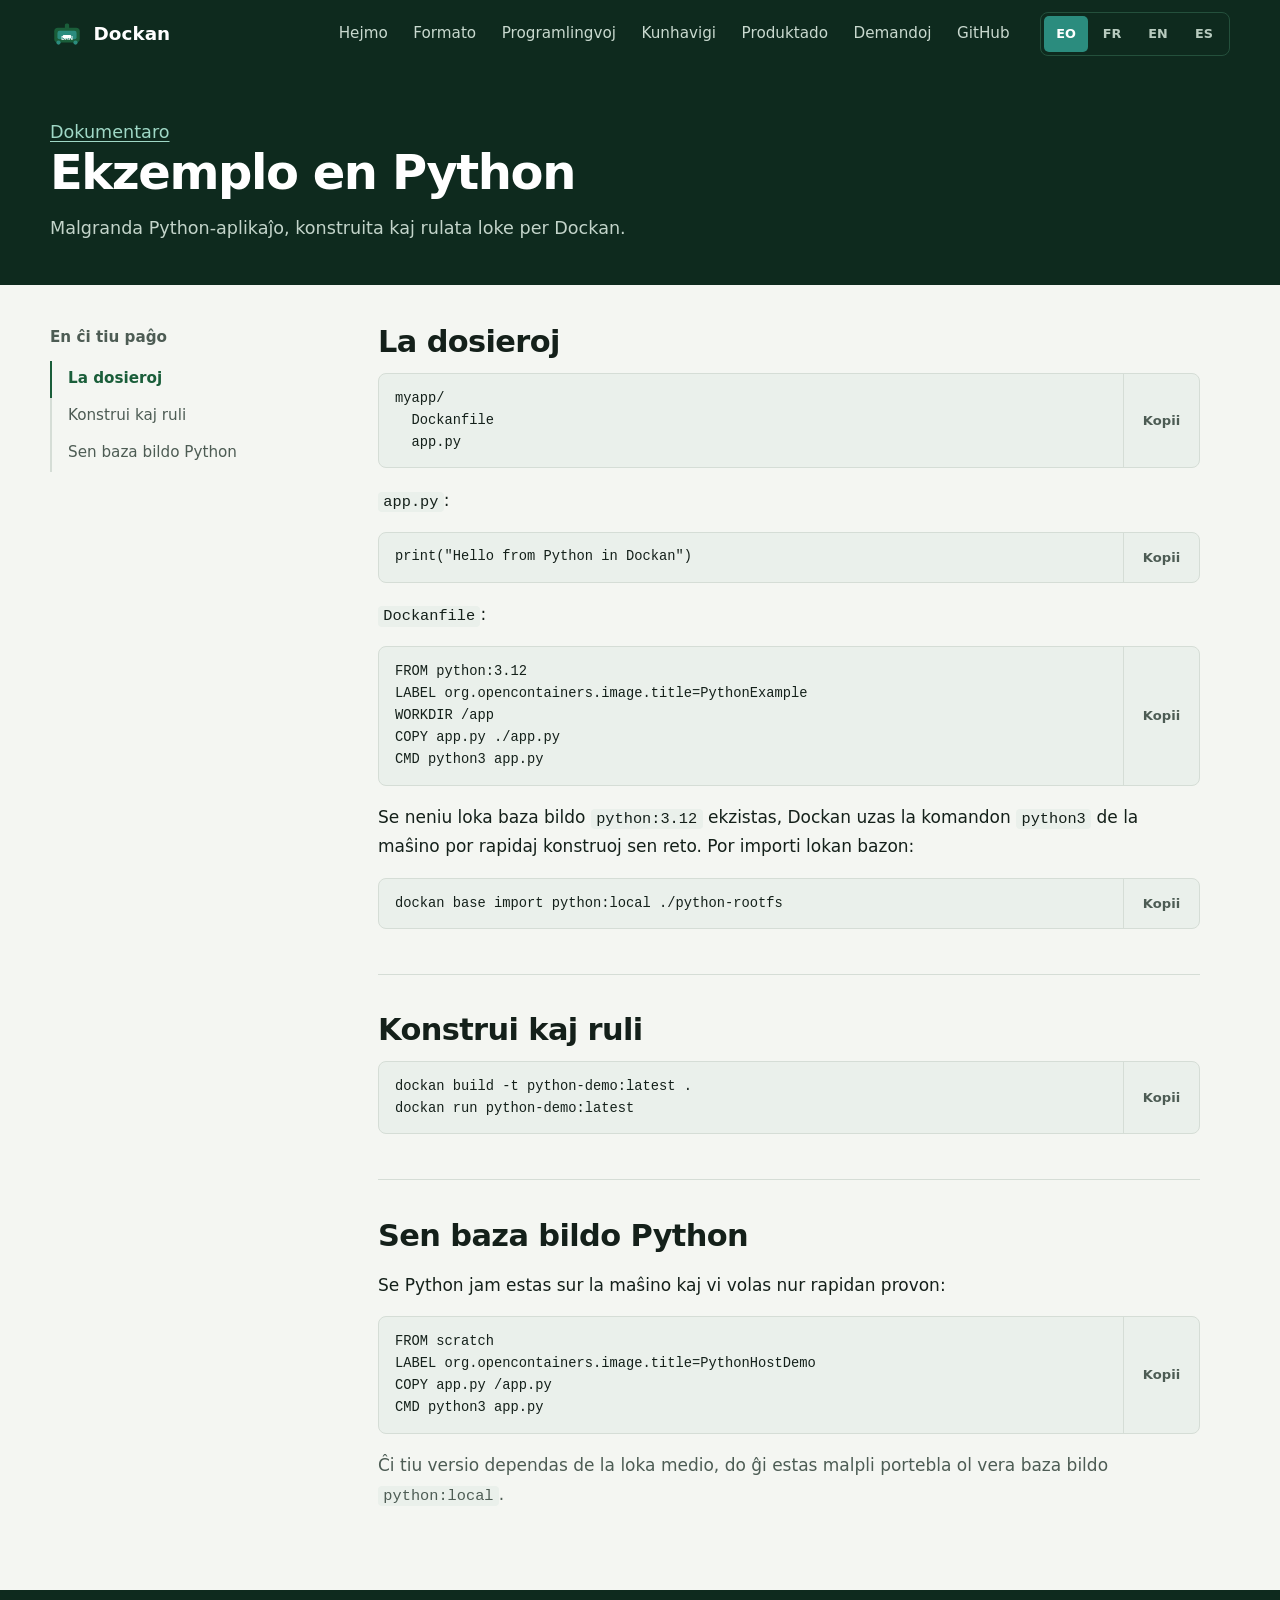
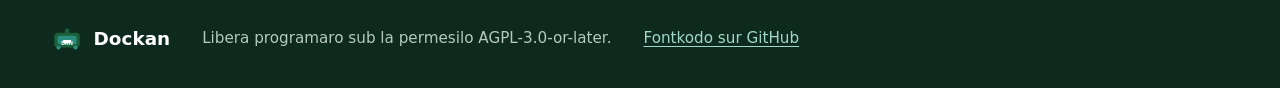
<file: docs/exemples/python.html>
<!DOCTYPE html>
<html lang="eo">
<head>
  <meta charset="UTF-8">
  <meta name="viewport" content="width=device-width, initial-scale=1.0, viewport-fit=cover">
  <title>Ekzemplo en Python | Dockan</title>
  <meta name="description" content="Malgranda Python-aplikaĵo, konstruita kaj rulata loke per Dockan.">
  <link rel="canonical" href="https://dockan-conteneurisation-libre.github.io/Dockan/exemples/python.html">
  <link rel="icon" type="image/svg+xml" href="../dockan-logo.svg">
  <meta property="og:type" content="article">
  <meta property="og:title" content="Ekzemplo en Python | Dockan">
  <meta property="og:description" content="Malgranda Python-aplikaĵo, konstruita kaj rulata loke per Dockan.">
  <meta property="og:image" content="https://dockan-conteneurisation-libre.github.io/Dockan/assets/og-dockan.png">
  <meta name="twitter:card" content="summary_large_image">
  <meta name="theme-color" content="#0e2a1e">
  <link rel="stylesheet" href="../assets/doc.css">
</head>
<body>
  <a class="skip" href="#main" data-i18n="ui.skip">Iri al la enhavo</a>
  <div class="masthead">
    <header class="wrap topbar">
      <a class="brand" href="../index.html"><img src="../dockan-logo.svg" alt="" width="34" height="34"><span>Dockan</span></a>
      <nav class="nav" data-i18n-aria="ui.nav" aria-label="Ĉefa navigado">
        <a href="../index.html" data-i18n="nav.home">Hejmo</a>
        <a href="../format.html" data-i18n="nav.format">Formato</a>
        <a href="../languages.html" data-i18n="nav.langs">Programlingvoj</a>
        <a href="../developer.html" class="opt" data-i18n="nav.dev">Kunhavigi</a>
        <a href="../production.html" data-i18n="nav.prod">Produktado</a>
        <a href="../faq.html" class="opt" data-i18n="nav.faq">Demandoj</a>
        <a href="https://github.com/Dockan-Conteneurisation-libre/Dockan" rel="noopener">GitHub</a>
      </nav>
      <div class="langs" role="group" data-i18n-aria="ui.lang" aria-label="Lingvo">
        <button type="button" data-lang="eo" aria-pressed="true" lang="eo" title="Esperanto">EO</button>
        <button type="button" data-lang="fr" aria-pressed="false" lang="fr" title="Français">FR</button>
        <button type="button" data-lang="en" aria-pressed="false" lang="en" title="English">EN</button>
        <button type="button" data-lang="es" aria-pressed="false" lang="es" title="Español">ES</button>
      </div>
      <select class="lang-select" data-i18n-aria="ui.lang" aria-label="Lingvo">
        <option value="eo">EO</option><option value="fr">FR</option><option value="en">EN</option><option value="es">ES</option>
      </select>
      <details class="menu">
        <summary data-i18n-aria="ui.menu" aria-label="Menuo"><svg viewBox="0 0 24 24" fill="none" stroke="currentColor" stroke-width="2" stroke-linecap="round" aria-hidden="true"><path d="M4 7h16M4 12h16M4 17h16"/></svg></summary>
        <div class="menu-links">
        <a href="../index.html" data-i18n="nav.home">Hejmo</a>
        <a href="../format.html" data-i18n="nav.format">Formato</a>
        <a href="../languages.html" data-i18n="nav.langs">Programlingvoj</a>
        <a href="../developer.html" data-i18n="nav.dev">Kunhavigi</a>
        <a href="../production.html" data-i18n="nav.prod">Produktado</a>
        <a href="../faq.html" data-i18n="nav.faq">Demandoj</a>
        <a href="https://github.com/Dockan-Conteneurisation-libre/Dockan" rel="noopener">GitHub</a>
        </div>
      </details>
    </header>
    <div class="wrap page-head">
      <p class="crumb"><a href="../index.html#docs" data-i18n="crumb.docs">Dokumentaro</a></p>
      <h1 data-i18n="page.title">Ekzemplo en Python</h1>
      <p data-i18n="page.lead">Malgranda Python-aplikaĵo, konstruita kaj rulata loke per Dockan.</p>
    </div>
  </div>
  <div class="wrap layout">
    <nav class="toc" aria-labelledby="toc-title">
      <h2 id="toc-title" data-i18n="toc.title">En ĉi tiu paĝo</h2>
      <ol>
        <li><a href="#files" data-i18n="files.t">La dosieroj</a></li>
        <li><a href="#run" data-i18n="run.t">Konstrui kaj ruli</a></li>
        <li><a href="#host" data-i18n="host.t">Sen baza bildo Python</a></li>
      </ol>
    </nav>
    <main id="main">
      <article>
<section id="files">
<h2 data-i18n="files.t">La dosieroj</h2>
<div class="code"><pre><code>myapp/
  Dockanfile
  app.py</code></pre></div>
<p data-i18n-html="files.1"><code>app.py</code>:</p>
<div class="code"><pre><code>print("Hello from Python in Dockan")</code></pre></div>
<p data-i18n-html="files.3"><code>Dockanfile</code>:</p>
<div class="code"><pre><code>FROM python:3.12
LABEL org.opencontainers.image.title=PythonExample
WORKDIR /app
COPY app.py ./app.py
CMD python3 app.py</code></pre></div>
<p data-i18n-html="files.5">Se neniu loka baza bildo <code>python:3.12</code> ekzistas, Dockan uzas la komandon <code>python3</code> de la maŝino por rapidaj konstruoj sen reto. Por importi lokan bazon:</p>
<div class="code"><pre><code>dockan base import python:local ./python-rootfs</code></pre></div>
</section>
<section id="run">
<h2 data-i18n="run.t">Konstrui kaj ruli</h2>
<div class="code"><pre><code>dockan build -t python-demo:latest .
dockan run python-demo:latest</code></pre></div>
</section>
<section id="host">
<h2 data-i18n="host.t">Sen baza bildo Python</h2>
<p data-i18n="host.0">Se Python jam estas sur la maŝino kaj vi volas nur rapidan provon:</p>
<div class="code"><pre><code>FROM scratch
LABEL org.opencontainers.image.title=PythonHostDemo
COPY app.py /app.py
CMD python3 app.py</code></pre></div>
<p class="note" data-i18n-html="host.2">Ĉi tiu versio dependas de la loka medio, do ĝi estas malpli portebla ol vera baza bildo <code>python:local</code>.</p>
</section>
      </article>
    </main>
  </div>
  <footer>
    <div class="wrap">
      <a class="brand" href="../index.html"><img src="../dockan-logo.svg" alt="" width="28" height="28"><span>Dockan</span></a>
      <span data-i18n="foot.license">Libera programaro sub la permesilo AGPL-3.0-or-later.</span>
      <a href="https://github.com/Dockan-Conteneurisation-libre/Dockan" rel="noopener" data-i18n="foot.source">Fontkodo sur GitHub</a>
    </div>
  </footer>
  <script type="application/json" id="i18n-common">
{
 "eo": {
  "ui.skip": "Iri al la enhavo",
  "ui.nav": "Ĉefa navigado",
  "ui.lang": "Lingvo",
  "ui.menu": "Menuo",
  "ui.copy": "Kopii",
  "ui.copied": "Kopiita",
  "ui.selected": "Elektita",
  "nav.home": "Hejmo",
  "nav.format": "Formato",
  "nav.langs": "Programlingvoj",
  "nav.dev": "Kunhavigi",
  "nav.prod": "Produktado",
  "nav.faq": "Demandoj",
  "crumb.docs": "Dokumentaro",
  "toc.title": "En ĉi tiu paĝo",
  "foot.license": "Libera programaro sub la permesilo AGPL-3.0-or-later.",
  "foot.source": "Fontkodo sur GitHub"
 },
 "fr": {
  "ui.skip": "Aller au contenu",
  "ui.nav": "Navigation principale",
  "ui.lang": "Langue",
  "ui.menu": "Menu",
  "ui.copy": "Copier",
  "ui.copied": "Copié",
  "ui.selected": "Sélectionné",
  "nav.home": "Accueil",
  "nav.format": "Format",
  "nav.langs": "Langages",
  "nav.dev": "Partager",
  "nav.prod": "Production",
  "nav.faq": "Questions",
  "crumb.docs": "Documentation",
  "toc.title": "Sur cette page",
  "foot.license": "Logiciel libre sous licence AGPL-3.0-or-later.",
  "foot.source": "Code source sur GitHub"
 },
 "en": {
  "ui.skip": "Skip to content",
  "ui.nav": "Main navigation",
  "ui.lang": "Language",
  "ui.menu": "Menu",
  "ui.copy": "Copy",
  "ui.copied": "Copied",
  "ui.selected": "Selected",
  "nav.home": "Home",
  "nav.format": "Format",
  "nav.langs": "Languages",
  "nav.dev": "Share",
  "nav.prod": "Production",
  "nav.faq": "FAQ",
  "crumb.docs": "Documentation",
  "toc.title": "On this page",
  "foot.license": "Free software under the AGPL-3.0-or-later license.",
  "foot.source": "Source code on GitHub"
 },
 "es": {
  "ui.skip": "Ir al contenido",
  "ui.nav": "Navegación principal",
  "ui.lang": "Idioma",
  "ui.menu": "Menú",
  "ui.copy": "Copiar",
  "ui.copied": "Copiado",
  "ui.selected": "Seleccionado",
  "nav.home": "Inicio",
  "nav.format": "Formato",
  "nav.langs": "Lenguajes",
  "nav.dev": "Compartir",
  "nav.prod": "Producción",
  "nav.faq": "Preguntas",
  "crumb.docs": "Documentación",
  "toc.title": "En esta página",
  "foot.license": "Software libre bajo la licencia AGPL-3.0-or-later.",
  "foot.source": "Código fuente en GitHub"
 }
}
  </script>
  <script type="application/json" id="i18n-data">
{
 "fr": {
  "files.1": "<code>app.py</code> :",
  "files.3": "<code>Dockanfile</code> :",
  "files.5": "Si aucune base <code>python:3.12</code> n’existe localement, Dockan utilise la commande <code>python3</code> de la machine pour des constructions rapides hors ligne. Pour importer une base locale :",
  "files.t": "Les fichiers",
  "run.t": "Construire et lancer",
  "host.0": "Si Python est déjà sur la machine et que vous voulez juste un essai rapide :",
  "host.2": "Cette version dépend de l’environnement local : elle est moins portable qu’une vraie base <code>python:local</code>.",
  "host.t": "Sans base Python",
  "page.title": "Exemple en Python",
  "page.lead": "Une petite application Python, construite et lancée localement avec Dockan."
 },
 "en": {
  "files.1": "<code>app.py</code>:",
  "files.3": "<code>Dockanfile</code>:",
  "files.5": "If no local <code>python:3.12</code> base exists, Dockan uses the machine’s <code>python3</code> command for fast offline builds. To import a local base:",
  "files.t": "The files",
  "run.t": "Build and run",
  "host.0": "If Python is already on the machine and you only want a quick test:",
  "host.2": "This version depends on the local environment, so it is less portable than a real <code>python:local</code> base.",
  "host.t": "Without a Python base",
  "page.title": "Python example",
  "page.lead": "A small Python app, built and run locally with Dockan."
 },
 "es": {
  "files.1": "<code>app.py</code>:",
  "files.3": "<code>Dockanfile</code>:",
  "files.5": "Si no existe ninguna base <code>python:3.12</code> local, Dockan usa el comando <code>python3</code> de la máquina para compilaciones rápidas sin conexión. Para importar una base local:",
  "files.t": "Los archivos",
  "run.t": "Compilar y ejecutar",
  "host.0": "Si Python ya está en la máquina y solo quieres una prueba rápida:",
  "host.2": "Esta versión depende del entorno local, así que es menos portable que una base <code>python:local</code> real.",
  "host.t": "Sin base de Python",
  "page.title": "Ejemplo en Python",
  "page.lead": "Una pequeña aplicación Python, compilada y ejecutada localmente con Dockan."
 }
}
  </script>
  <script src="../assets/doc.js"></script>
</body>
</html>
</file>
<file: docs/assets/doc.css>
/* Dockan documentation pages. Same tokens as the landing page. */
:root {
  --pine: #0e2a1e;
  --pine-2: #15392a;
  --pine-line: #24503c;
  --leaf: #1a5e3a;
  --teal: #2b8c7e;
  --mint: #9fd8c6;
  --paper: #f4f6f2;
  --surface: #ffffff;
  --ink: #14201a;
  --muted: #4d5c54;
  --line: #d5ddd6;
  --code-bg: #eaf0eb;
  --sans: system-ui, -apple-system, "Segoe UI", "Noto Sans", Ubuntu, Cantarell, sans-serif;
  --mono: ui-monospace, "SFMono-Regular", "Cascadia Mono", "Liberation Mono", Menlo, Consolas, monospace;
}

@media (prefers-color-scheme: dark) {
  :root {
    --paper: #0f1713;
    --surface: #15201a;
    --ink: #e2ebe5;
    --muted: #a6b6ad;
    --line: #2a3a31;
    --code-bg: #1b2a22;
    --leaf: #4fb07c;
    --teal: #5cc2b0;
  }
}

*, *::before, *::after { box-sizing: border-box; }
html { -webkit-text-size-adjust: 100%; }
body {
  margin: 0;
  background: var(--paper);
  color: var(--ink);
  font: 400 1.0625rem/1.7 var(--sans);
  overflow-x: hidden;
}
a { color: var(--leaf); text-underline-offset: 0.18em; }
a:hover { color: var(--teal); }
:focus-visible { outline: 3px solid var(--teal); outline-offset: 3px; border-radius: 4px; }

code {
  font: 0.9em/1.4 var(--mono);
  background: var(--code-bg);
  padding: 0.08em 0.35em;
  border-radius: 4px;
  overflow-wrap: break-word;
}
pre code { background: none; padding: 0; border-radius: 0; font: inherit; overflow-wrap: inherit; }

.skip { position: absolute; left: -9999px; }
.skip:focus { left: 1rem; top: 1rem; z-index: 10; background: var(--surface); padding: 0.6rem 0.9rem; }

.wrap { width: min(1180px, 100% - 2.5rem); margin-inline: auto; }

/* Header: not sticky (documentation site). */
.masthead { background: var(--pine); color: #e6efe9; }
.topbar { display: flex; align-items: center; gap: 1.2rem; min-height: 68px; }
.brand {
  display: inline-flex; align-items: center; gap: 0.6rem;
  color: #fff; font-weight: 750; font-size: 1.15rem; text-decoration: none;
}
.brand img { width: 34px; height: 34px; }
.brand:hover { color: #fff; }
.nav { display: flex; gap: 0.2rem; margin-left: auto; }
.nav a {
  color: #c9d9cf; text-decoration: none; padding: 0.45rem 0.7rem;
  border-radius: 6px; font-size: 0.95rem;
}
.nav a:hover, .nav a[aria-current="page"] { color: #fff; background: var(--pine-2); }
.langs { display: flex; gap: 2px; padding: 3px; border: 1px solid var(--pine-line); border-radius: 8px; }
.langs button {
  font: 600 0.8rem/1 var(--sans); color: #b8cbbf; background: transparent; border: 0;
  border-radius: 5px; padding: 0.5rem 0.6rem; min-width: 44px; min-height: 36px; cursor: pointer;
}
.langs button[aria-pressed="true"] { background: var(--teal); color: #fff; }
.langs button:hover:not([aria-pressed="true"]) { color: #fff; background: var(--pine-2); }
.lang-select, .menu { display: none; }

.page-head { padding: 2.2rem 0 2.6rem; }
.crumb { margin: 0 0 0.6rem; font-size: 0.92rem; }
.crumb a { color: var(--mint); }
.page-head h1 {
  margin: 0; color: #fff; font-size: clamp(2rem, 4.2vw, 3rem); line-height: 1.08;
  font-weight: 800; letter-spacing: -0.03em; text-wrap: balance;
}
.page-head p { margin: 0.9rem 0 0; max-width: 44em; color: #c3d4ca; font-size: 1.1rem; }

/* Layout: table of contents + article */
.layout {
  display: grid;
  grid-template-columns: 280px minmax(0, 1fr);
  gap: 3rem;
  padding: 2.5rem 0 4rem;
}
.toc { position: sticky; top: 1.5rem; align-self: start; max-height: calc(100vh - 3rem); overflow-y: auto; }
.toc h2 { font-size: 0.95rem; margin: 0 0 0.6rem; color: var(--muted); font-weight: 650; }
.toc ol { list-style: none; margin: 0; padding: 0; border-left: 2px solid var(--line); }
.toc a {
  display: block; padding: 0.35rem 0 0.35rem 1rem; margin-left: -2px;
  border-left: 2px solid transparent; color: var(--muted); text-decoration: none; font-size: 0.95rem;
}
.toc a:hover { color: var(--ink); }
.toc a[aria-current="true"] { color: var(--leaf); border-left-color: var(--leaf); font-weight: 600; }

.layout > * { min-width: 0; }
article { min-width: 0; max-width: 76ch; }
article section { scroll-margin-top: 1.5rem; }
article section + section { margin-top: 2.8rem; padding-top: 2.4rem; border-top: 1px solid var(--line); }
article h2 { font-size: clamp(1.5rem, 2.6vw, 1.9rem); line-height: 1.15; margin: 0 0 0.8rem; letter-spacing: -0.02em; font-weight: 760; }
article h3 { font-size: 1.12rem; margin: 1.6rem 0 0.4rem; }
article p, article li { color: var(--ink); }
article ul { padding-left: 1.3rem; }
article li { margin: 0.25rem 0; }
.note { color: var(--muted); }

.code {
  display: flex; align-items: flex-start; border: 1px solid var(--line); border-radius: 8px;
  background: var(--code-bg); margin: 0.7rem 0 1.1rem; max-width: 100%;
}
.code pre {
  margin: 0; flex: 1; min-width: 0; padding: 0.85rem 1rem;
  font: 0.86rem/1.6 var(--mono); white-space: pre-wrap; overflow-wrap: anywhere;
}
.copy {
  flex: none; align-self: stretch; min-width: 76px; min-height: 44px; padding: 0 0.8rem;
  border: 0; border-left: 1px solid var(--line); border-radius: 0 8px 8px 0;
  background: transparent; color: var(--muted); font: 600 0.82rem/1 var(--sans); cursor: pointer;
}
.copy:hover { color: var(--ink); }
.copy[data-state="done"] { color: var(--teal); }

.table-wrap { overflow-x: auto; border: 1px solid var(--line); border-radius: 10px; background: var(--surface); margin: 1rem 0 1.4rem; }
table { width: 100%; border-collapse: collapse; font-size: 0.95rem; }
th, td { text-align: left; padding: 0.7rem 0.9rem; vertical-align: top; }
thead th { border-bottom: 2px solid var(--line); }
tbody tr + tr > * { border-top: 1px solid var(--line); }
td { color: var(--muted); }
tbody th code { white-space: nowrap; }

.pager { display: flex; justify-content: space-between; gap: 1rem; margin-top: 3rem; padding-top: 1.5rem; border-top: 1px solid var(--line); }

footer { background: var(--pine); color: #b5c9bd; padding: 2rem 0 calc(2rem + env(safe-area-inset-bottom)); font-size: 0.95rem; }
footer .wrap { display: flex; flex-wrap: wrap; gap: 1rem 2rem; align-items: center; }
footer a { color: var(--mint); }

@media (max-width: 960px) {
  .layout { grid-template-columns: 1fr; gap: 1.5rem; }
  .toc { position: static; max-height: none; border: 1px solid var(--line); border-radius: 10px; padding: 1rem; background: var(--surface); }
  .nav a.opt { display: none; }
}

@media (max-width: 640px) {
  .wrap { width: min(1180px, 100% - 1.5rem); }
  .nav, .langs { display: none; }
  .lang-select {
    display: block; margin-left: auto; font: 600 16px/1 var(--sans); color: #e6efe9;
    background: var(--pine-2); border: 1px solid var(--pine-line); border-radius: 6px; min-height: 44px; padding: 0 0.5rem;
  }
  .menu { display: block; position: relative; }
  .menu > summary {
    list-style: none; cursor: pointer; min-height: 44px; min-width: 44px; display: grid; place-items: center;
    border: 1px solid var(--pine-line); border-radius: 6px; color: #e6efe9;
  }
  .menu > summary::-webkit-details-marker { display: none; }
  .menu > summary svg { width: 22px; height: 22px; }
  .menu-links {
    position: absolute; right: 0; top: calc(100% + 8px); z-index: 5; display: grid; min-width: 13rem;
    padding: 0.4rem; background: var(--pine-2); border: 1px solid var(--pine-line); border-radius: 8px;
  }
  .menu-links a { color: #e6efe9; text-decoration: none; padding: 0.7rem 0.8rem; border-radius: 6px; min-height: 44px; }
  .menu-links a:hover { background: var(--pine); }
  table { font-size: 0.86rem; }
  th, td { padding: 0.6rem 0.55rem; }
}

@media (prefers-reduced-motion: reduce) { * { scroll-behavior: auto !important; } }
</file>
